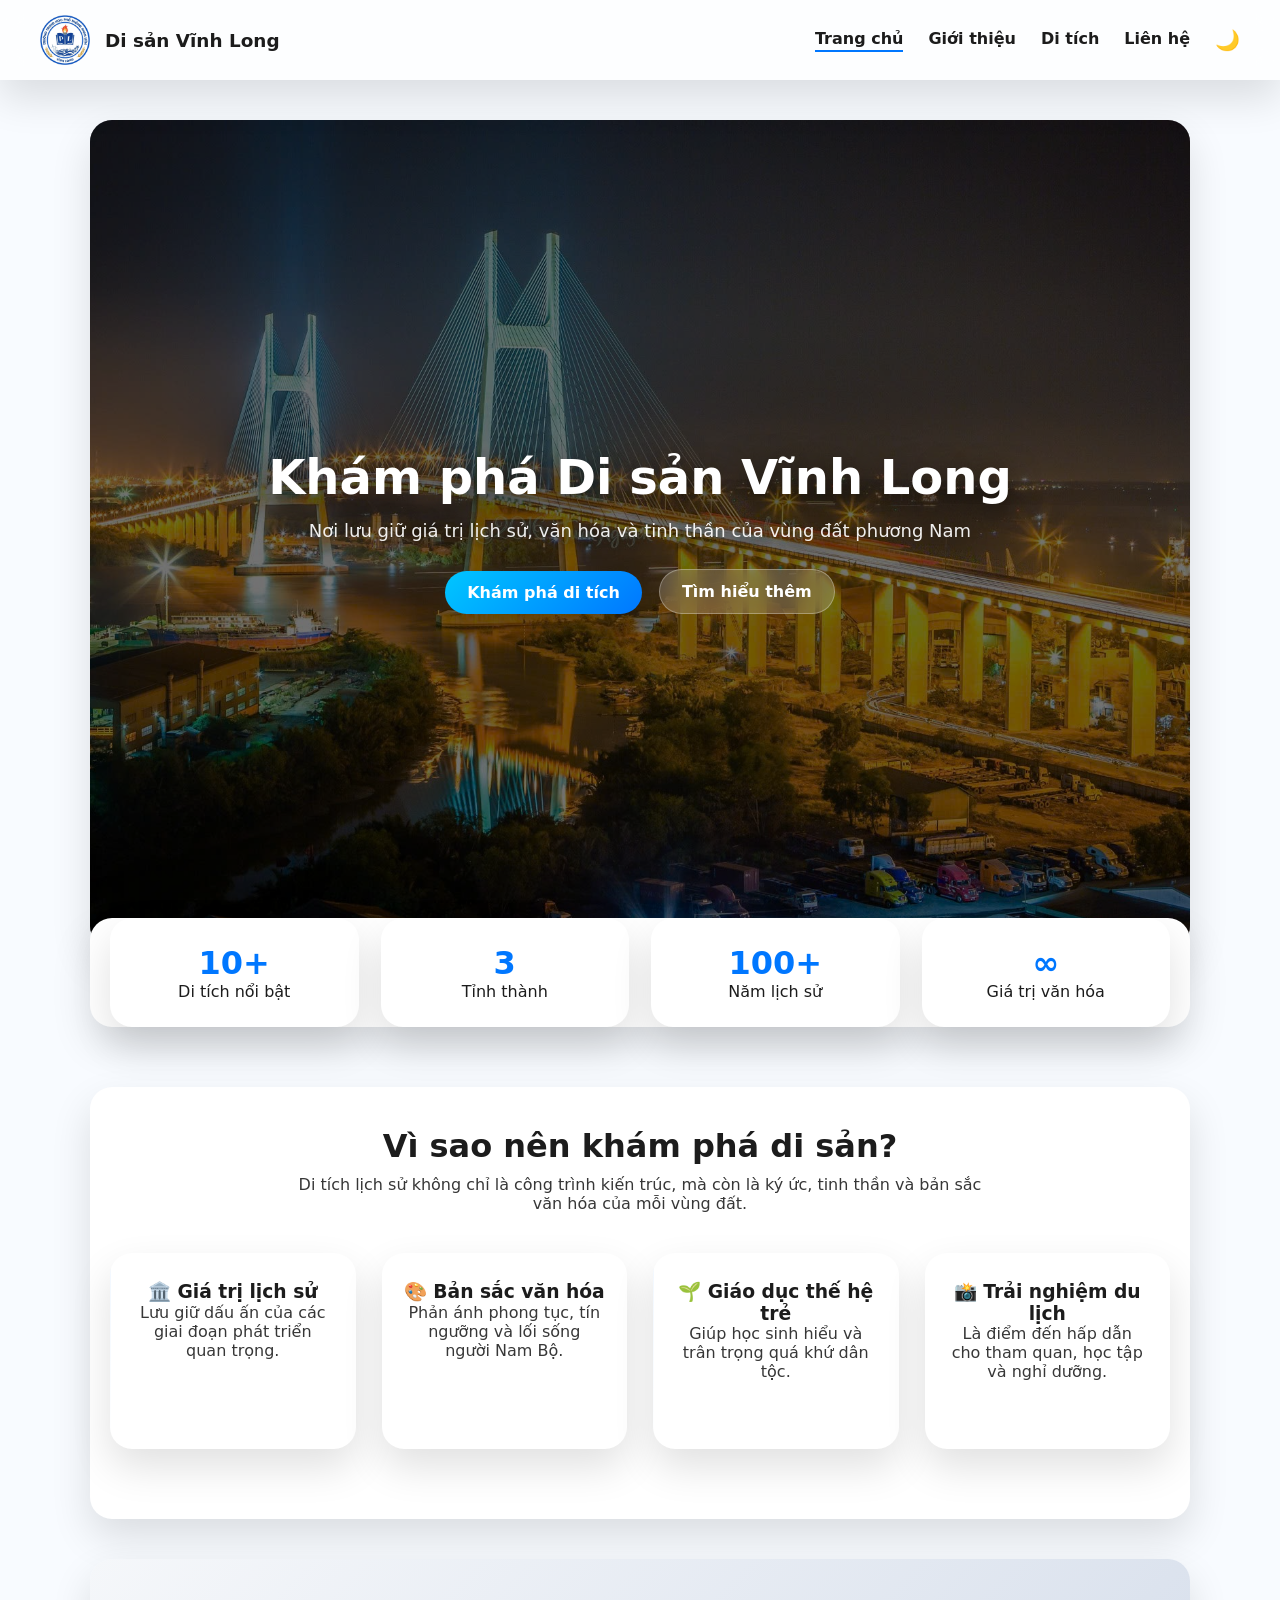
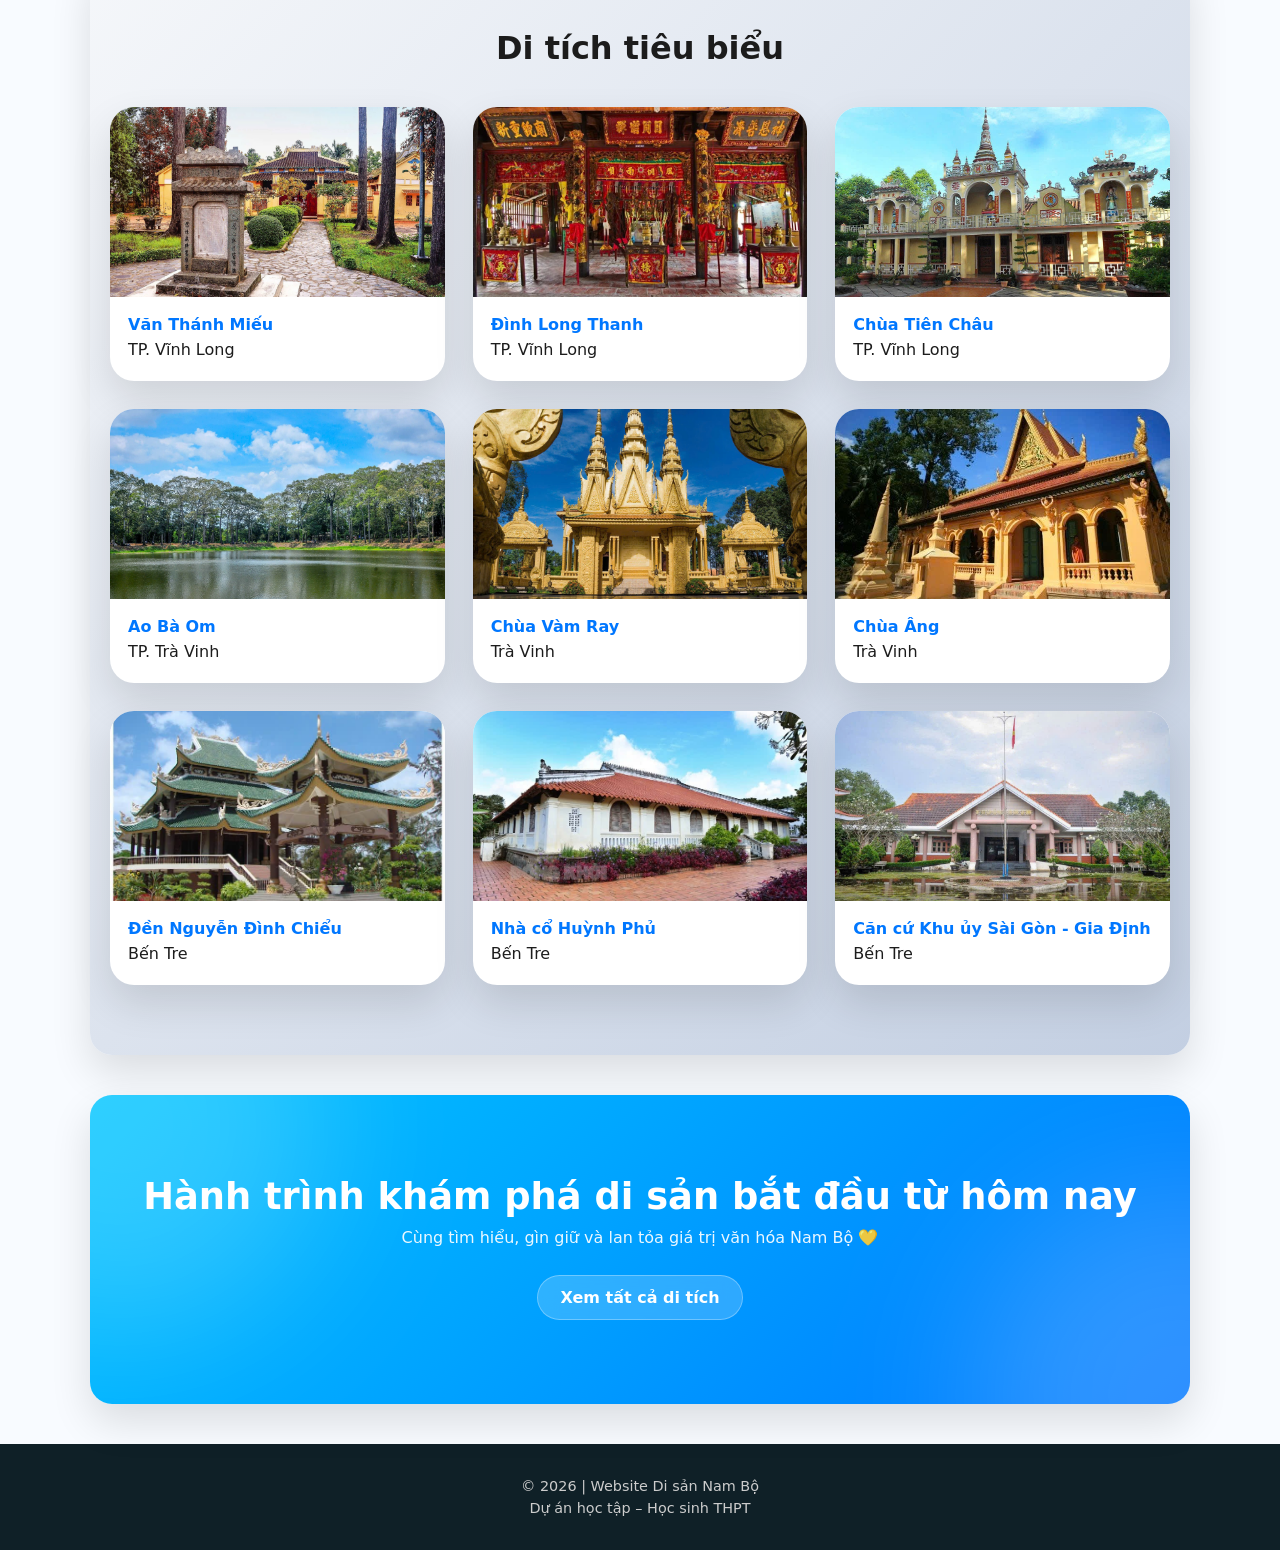
<file: index.html>
<!DOCTYPE html>
<html lang="vi">
<head>
  <meta charset="UTF-8">
  <title>Di sản Vĩnh Long</title>
  <meta name="viewport" content="width=device-width, initial-scale=1.0">
  <meta name="description" content="Website giới thiệu di tích lịch sử và văn hóa Nam Bộ">
  <link rel="stylesheet" href="style.css">
</head>
<body>

<div id="loader">
  <div class="spinner"></div>
  <p style="margin-top:15px;font-weight:600;">Đang tải trang chủ...</p>
</div>

<div id="progress-bar"></div>
<div id="cursor-glow"></div>

<header>
  <div class="logo-container">
    <img src="img/logo-truong.png" alt="Logo Trường" class="school-logo">
    <h1>Di sản Vĩnh Long</h1>
  </div>

  <nav>
    <a href="index.html" class="active">Trang chủ</a>
    <a href="gioithieu.html">Giới thiệu</a>
    <a href="chude.html">Di tích</a>
    <a href="lienhe.html">Liên hệ</a>
    <button id="themeToggle">🌙</button>
  </nav>
</header>

<!-- ===== HERO ===== -->
<section class="hero">

  <div class="hero-content">
    <h1 class="float">Khám phá Di sản Vĩnh Long</h1>
    <p class="delay1 float">
      Nơi lưu giữ giá trị lịch sử, văn hóa và tinh thần của vùng đất phương Nam
    </p>
    </p>
    <div style="margin-top:28px;">
      <a href="chude.html" class="btn primary ripple">Khám phá di tích</a>
      <a href="gioithieu.html" class="btn glass ripple" style="margin-left:12px;">Tìm hiểu thêm</a>
    </div>
  </div>

</section>

<!-- ===== STATS ===== -->
<section class="stats">
  <div class="stat-card float">
    <h3>10+</h3>
    <p>Di tích nổi bật</p>
  </div>
  <div class="stat-card float delay1">
    <h3>3</h3>
    <p>Tỉnh thành</p>
  </div>
  <div class="stat-card float delay2">
    <h3>100+</h3>
    <p>Năm lịch sử</p>
  </div>
  <div class="stat-card float delay3">
    <h3>∞</h3>
    <p>Giá trị văn hóa</p>
  </div>
</section>

<!-- ===== FEATURES ===== -->
<section class="features reveal">
  <h2>Vì sao nên khám phá di sản?</h2>
  <p>
    Di tích lịch sử không chỉ là công trình kiến trúc, mà còn là ký ức,
    tinh thần và bản sắc văn hóa của mỗi vùng đất.
  </p>

  <div class="feature-grid">
    <div class="feature-card hover-glow">
      <h3>🏛️ Giá trị lịch sử</h3>
      <p>Lưu giữ dấu ấn của các giai đoạn phát triển quan trọng.</p>
    </div>
    <div class="feature-card hover-glow">
      <h3>🎨 Bản sắc văn hóa</h3>
      <p>Phản ánh phong tục, tín ngưỡng và lối sống người Nam Bộ.</p>
    </div>
    <div class="feature-card hover-glow">
      <h3>🌱 Giáo dục thế hệ trẻ</h3>
      <p>Giúp học sinh hiểu và trân trọng quá khứ dân tộc.</p>
    </div>
    <div class="feature-card hover-glow">
      <h3>📸 Trải nghiệm du lịch</h3>
      <p>Là điểm đến hấp dẫn cho tham quan, học tập và nghỉ dưỡng.</p>
    </div>
  </div>
</section>

<!-- ===== DESTINATIONS ===== -->
<section class="destinations reveal">
  <h2>Di tích tiêu biểu</h2>

  <div class="dest-grid">

      <a href="vanthanhmieu.html" class="dest-card hover-glow">
      <img src="img/vanthanh.jpg" alt="Văn Thánh Miếu">
      <div class="info">
        <h4>Văn Thánh Miếu</h4>
        <p>TP. Vĩnh Long</p>
      </div>
    </a>

    <a href="dinhlongthanh.html" class="dest-card hover-glow">
      <img src="img/dinhlongthanh.jpg" alt="Đình Long Thanh">
      <div class="info">
        <h4>Đình Long Thanh</h4>
        <p>TP. Vĩnh Long</p>
      </div>
    </a>

    <a href="chuatienchau.html" class="dest-card hover-glow">
      <img src="img/tienchau.jpg" alt="Chùa Tiên Châu">
      <div class="info">
        <h4>Chùa Tiên Châu</h4>
        <p>TP. Vĩnh Long</p>
      </div>
    </a>
    
    <a href="aobaom.html" class="dest-card hover-glow">
      <img src="img/aobaom.jpg" alt="Ao Bà Om">
      <div class="info">
        <h4>Ao Bà Om</h4>
        <p>TP. Trà Vinh</p>
      </div>
    </a>

    <a href="chuavamray.html" class="dest-card hover-glow">
      <img src="img/vamray.jpg" alt="Chùa Vàm Ray">
      <div class="info">
        <h4>Chùa Vàm Ray</h4>
        <p>Trà Vinh</p>
      </div>
    </a>

    <a href="chuaang.html" class="dest-card hover-glow">
      <img src="img/chuahang.jpg" alt="Chùa Hang">
      <div class="info">
        <h4>Chùa Âng</h4>
        <p>Trà Vinh</p>
      </div>
    </a>

    <a href="nguyendinhchieu.html" class="dest-card hover-glow">
      <img src="img/nguyendinhchieu.jpg" alt="Đền Nguyễn Đình Chiểu">
      <div class="info">
        <h4>Đền Nguyễn Đình Chiểu</h4>
        <p>Bến Tre</p>
      </div>
    </a>

    <a href="nhacohuynhphu.html" class="dest-card hover-glow">
      <img src="img/huynhphu.jpg" alt="Nhà cổ Huỳnh Phủ">
      <div class="info">
        <h4>Nhà cổ Huỳnh Phủ</h4>
        <p>Bến Tre</p>
      </div>
    </a>

    <a href="cancu.html" class="dest-card hover-glow">
      <img src="img/langmo.jpg" alt="Căn cứ Khu ủy Sài Gòn - Gia Định">
      <div class="info">
        <h4>Căn cứ Khu ủy Sài Gòn - Gia Định</h4>
        <p>Bến Tre</p>
      </div>
    </a>
  </div>
</section>

<!-- ===== CTA ===== -->
<section class="cta-section reveal">
  <h2>Hành trình khám phá di sản bắt đầu từ hôm nay</h2>
  <p>Cùng tìm hiểu, gìn giữ và lan tỏa giá trị văn hóa Nam Bộ 💛</p>
  <a href="chude.html" class="btn glass ripple">Xem tất cả di tích</a>
</section>

<footer>
  <p>© 2026 | Website Di sản Nam Bộ</p>
  <p>Dự án học tập – Học sinh THPT</p>
</footer>

<button id="backToTop">↑</button>

<script>
/* ===== LOADER ===== */
window.addEventListener("load", () => {
  document.getElementById("loader").classList.add("hide");
});

/* ===== DARK MODE ===== */
const toggle = document.getElementById("themeToggle");
toggle.addEventListener("click", () => {
  document.documentElement.classList.toggle("dark");
});

/* ===== BACK TO TOP ===== */
const backToTop = document.getElementById("backToTop");
window.addEventListener("scroll", () => {
  backToTop.style.display = window.scrollY > 400 ? "block" : "none";
});
backToTop.onclick = () => window.scrollTo({ top: 0, behavior: "smooth" });

/* ===== PROGRESS BAR ===== */
const progressBar = document.getElementById("progress-bar");
window.addEventListener("scroll", () => {
  const scrollTop = document.documentElement.scrollTop;
  const scrollHeight = document.documentElement.scrollHeight - document.documentElement.clientHeight;
  progressBar.style.width = (scrollTop / scrollHeight) * 100 + "%";
});

/* ===== SCROLL REVEAL ===== */
const reveals = document.querySelectorAll(".reveal");
const revealObserver = new IntersectionObserver(entries => {
  entries.forEach(entry => {
    if (entry.isIntersecting) entry.target.classList.add("show");
  });
}, { threshold: 0.15 });
reveals.forEach(el => revealObserver.observe(el));

/* ===== CURSOR GLOW ===== */
const glow = document.getElementById("cursor-glow");
document.addEventListener("mousemove", e => {
  glow.style.left = e.clientX + "px";
  glow.style.top = e.clientY + "px";
});

/* ===== RIPPLE ===== */
document.querySelectorAll(".ripple").forEach(btn => {
  btn.addEventListener("click", function(e) {
    const ripple = document.createElement("span");
    ripple.classList.add("ripple-effect");
    const rect = this.getBoundingClientRect();
    ripple.style.left = e.clientX - rect.left + "px";
    ripple.style.top = e.clientY - rect.top + "px";
    this.appendChild(ripple);
    setTimeout(() => ripple.remove(), 600);
  });
});
</script>

</body>
</html>
</file>
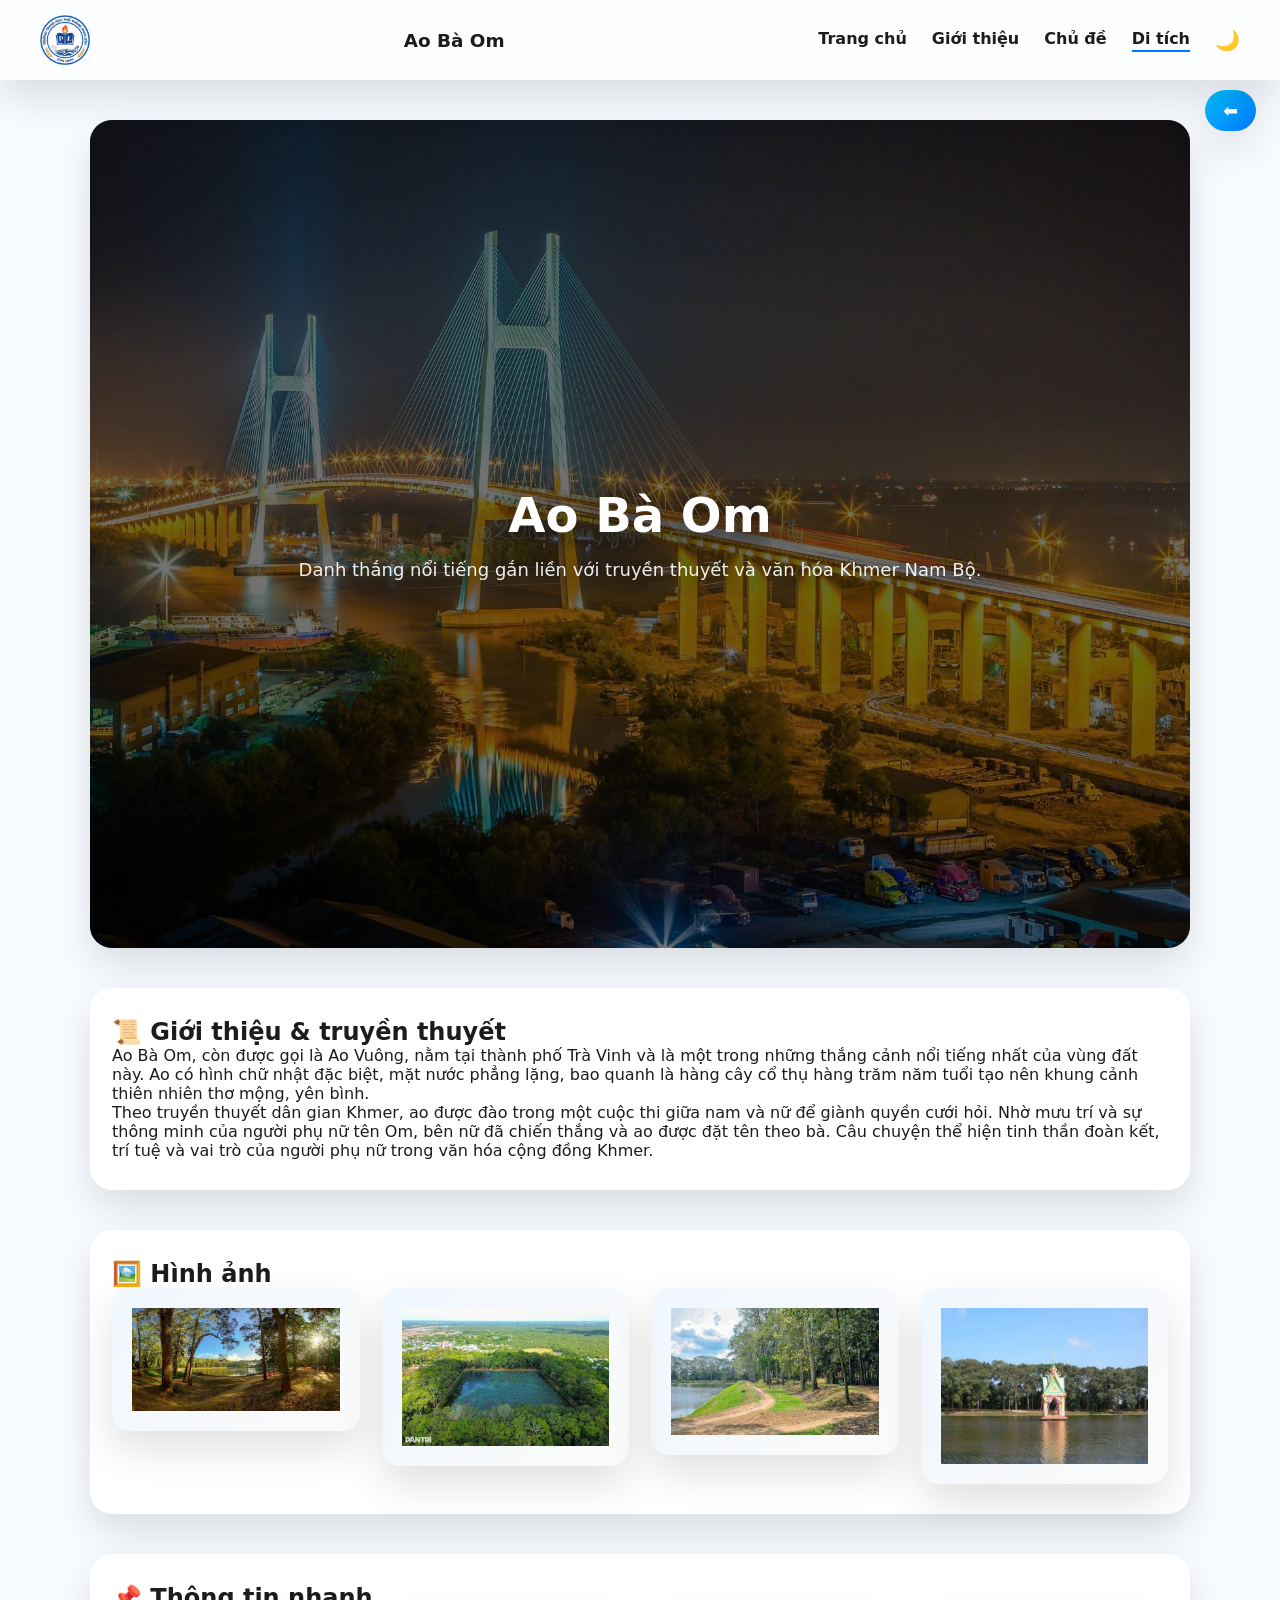
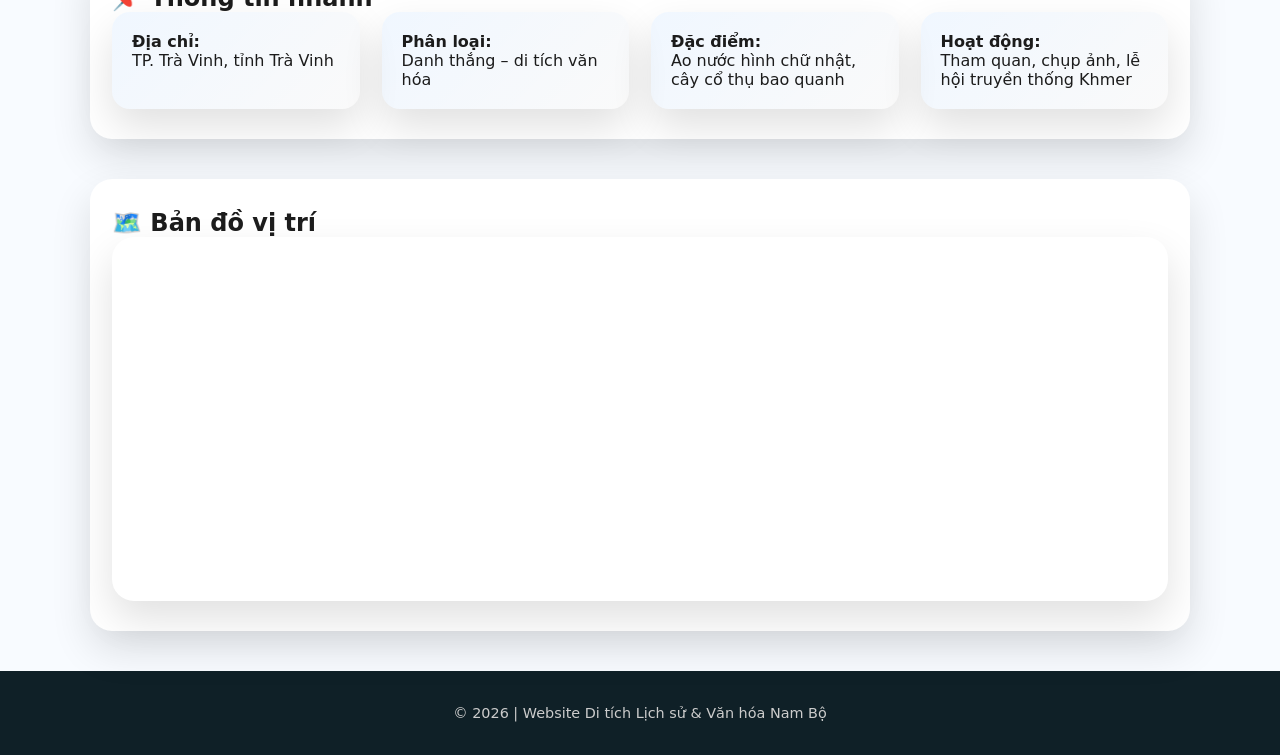
<file: aobaom.html>
<!DOCTYPE html>
<html lang="vi">
<head>
  <meta charset="UTF-8">
  <title>Ao Bà Om</title>
  <meta name="viewport" content="width=device-width, initial-scale=1.0">
  <link rel="stylesheet" href="style.css">
</head>
<body>

<div id="loader"><div class="spinner"></div></div>
<div id="progress-bar"></div>
<div id="cursor-glow"></div>

<header>
  <div class="logo-container">
    <img src="img/logo-truong.png" alt="Logo Trường" class="school-logo">
  </div>
  <h1>Ao Bà Om</h1>
  <nav>
    <a href="index.html">Trang chủ</a>
    <a href="gioithieu.html">Giới thiệu</a>
    <a href="chude.html">Chủ đề</a>
    <a href="aobaom.html" class="active">Di tích</a>
    <button id="themeToggle">🌙</button>
  </nav>
</header>

<a href="chude.html" class="back-btn">⬅</a>

<section class="hero small">
  <div class="hero-content">
    <h1 class="float">Ao Bà Om</h1>
    <p class="delay1 float">
      Danh thắng nổi tiếng gắn liền với truyền thuyết và văn hóa Khmer Nam Bộ.
    </p>
  </div>
</section>

<section class="reveal">
  <h2>📜 Giới thiệu & truyền thuyết</h2>
  <p>
    Ao Bà Om, còn được gọi là Ao Vuông, nằm tại thành phố Trà Vinh và là một trong những
    thắng cảnh nổi tiếng nhất của vùng đất này. Ao có hình chữ nhật đặc biệt, mặt nước phẳng lặng,
    bao quanh là hàng cây cổ thụ hàng trăm năm tuổi tạo nên khung cảnh thiên nhiên thơ mộng, yên bình.
  </p>
  <p>
    Theo truyền thuyết dân gian Khmer, ao được đào trong một cuộc thi giữa nam và nữ để giành quyền cưới hỏi.
    Nhờ mưu trí và sự thông minh của người phụ nữ tên Om, bên nữ đã chiến thắng và ao được đặt tên theo bà.
    Câu chuyện thể hiện tinh thần đoàn kết, trí tuệ và vai trò của người phụ nữ trong văn hóa cộng đồng Khmer.
  </p>
</section>

<section class="reveal">
  <h2>🖼️ Hình ảnh</h2>
  <div class="grid gallery">
    <img src="img/aobaom1.jpg" class="card">
    <img src="img/aobaom2.jpg" class="card">
    <img src="img/aobaom3.jpg" class="card">
    <img src="img/aobaom4.jpg" class="card">
  </div>
</section>

<section class="reveal">
  <h2>📌 Thông tin nhanh</h2>
  <div class="grid">
    <div class="card"><b>Địa chỉ:</b><br>TP. Trà Vinh, tỉnh Trà Vinh</div>
    <div class="card"><b>Phân loại:</b><br>Danh thắng – di tích văn hóa</div>
    <div class="card"><b>Đặc điểm:</b><br>Ao nước hình chữ nhật, cây cổ thụ bao quanh</div>
    <div class="card"><b>Hoạt động:</b><br>Tham quan, chụp ảnh, lễ hội truyền thống Khmer</div>
  </div>
</section>

<section class="reveal">
  <h2>🗺️ Bản đồ vị trí</h2>
  <div class="map-box">
    <iframe
      src="https://www.google.com/maps?q=Ao%20Bà%20Om%20Trà%20Vinh&output=embed"
      loading="lazy"></iframe>
  </div>
</section>

<footer>
  <p>© 2026 | Website Di tích Lịch sử & Văn hóa Nam Bộ</p>
</footer>

<button id="backToTop">↑</button>

<script>
window.addEventListener("load", () => {
  const loader = document.getElementById("loader");
  if (loader) loader.classList.add("hide");
});

const toggle = document.getElementById("themeToggle");
if (toggle) {
  toggle.addEventListener("click", () => {
    document.documentElement.classList.toggle("dark");
    localStorage.setItem("theme",
      document.documentElement.classList.contains("dark") ? "dark" : "light"
    );
  });
}
if (localStorage.getItem("theme") === "dark") {
  document.documentElement.classList.add("dark");
}

const backToTop = document.getElementById("backToTop");
if (backToTop) {
  window.addEventListener("scroll", () => {
    backToTop.style.display = window.scrollY > 400 ? "block" : "none";
  });
  backToTop.onclick = () => window.scrollTo({ top: 0, behavior: "smooth" });
}

const progressBar = document.getElementById("progress-bar");
if (progressBar) {
  window.addEventListener("scroll", () => {
    const scrollTop = document.documentElement.scrollTop;
    const scrollHeight = document.documentElement.scrollHeight - document.documentElement.clientHeight;
    progressBar.style.width = (scrollTop / scrollHeight) * 100 + "%";
  });
}

const reveals = document.querySelectorAll(".reveal");
if (reveals.length) {
  const revealObserver = new IntersectionObserver(entries => {
    entries.forEach(entry => {
      if (entry.isIntersecting) entry.target.classList.add("show");
    });
  }, { threshold: 0.15 });
  reveals.forEach(el => revealObserver.observe(el));
}

const glow = document.getElementById("cursor-glow");
if (glow) {
  document.addEventListener("mousemove", e => {
    glow.style.left = e.clientX + "px";
    glow.style.top = e.clientY + "px";
  });
}
</script>

</body>
</html>
</file>
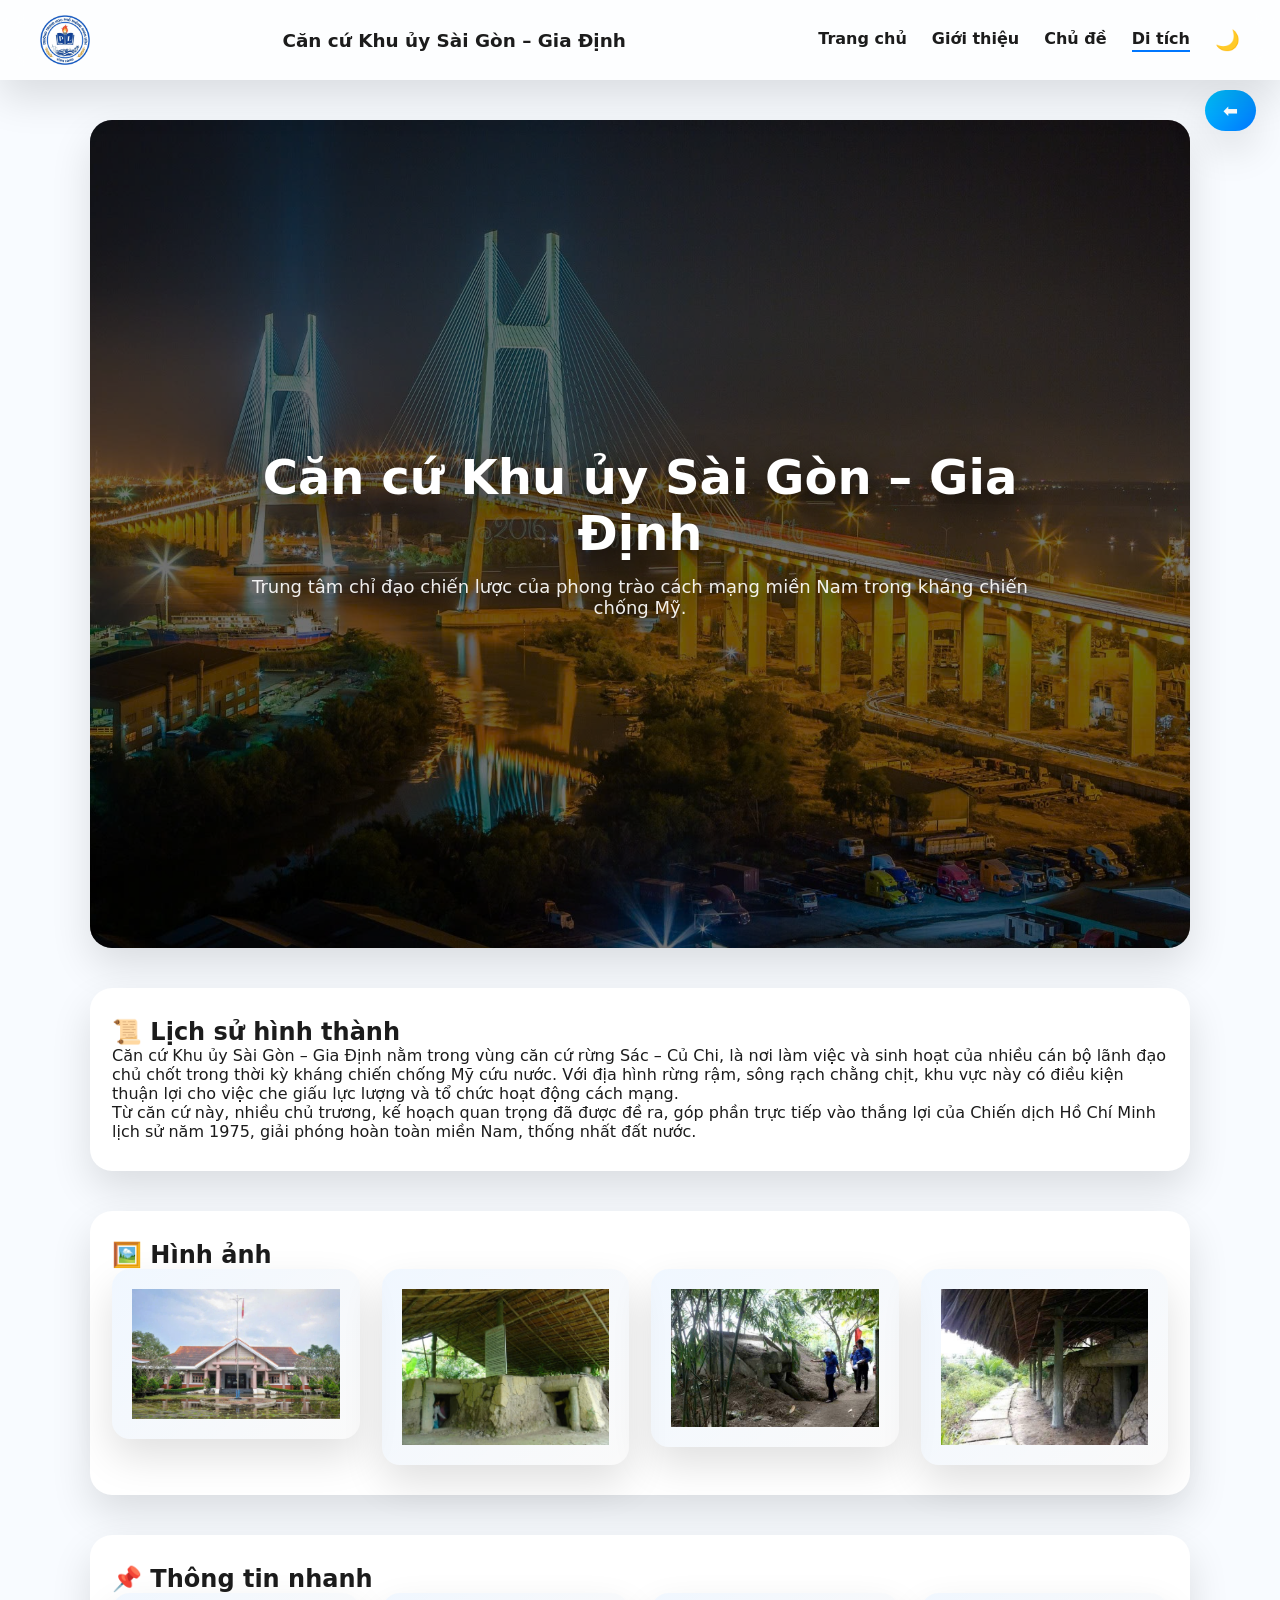
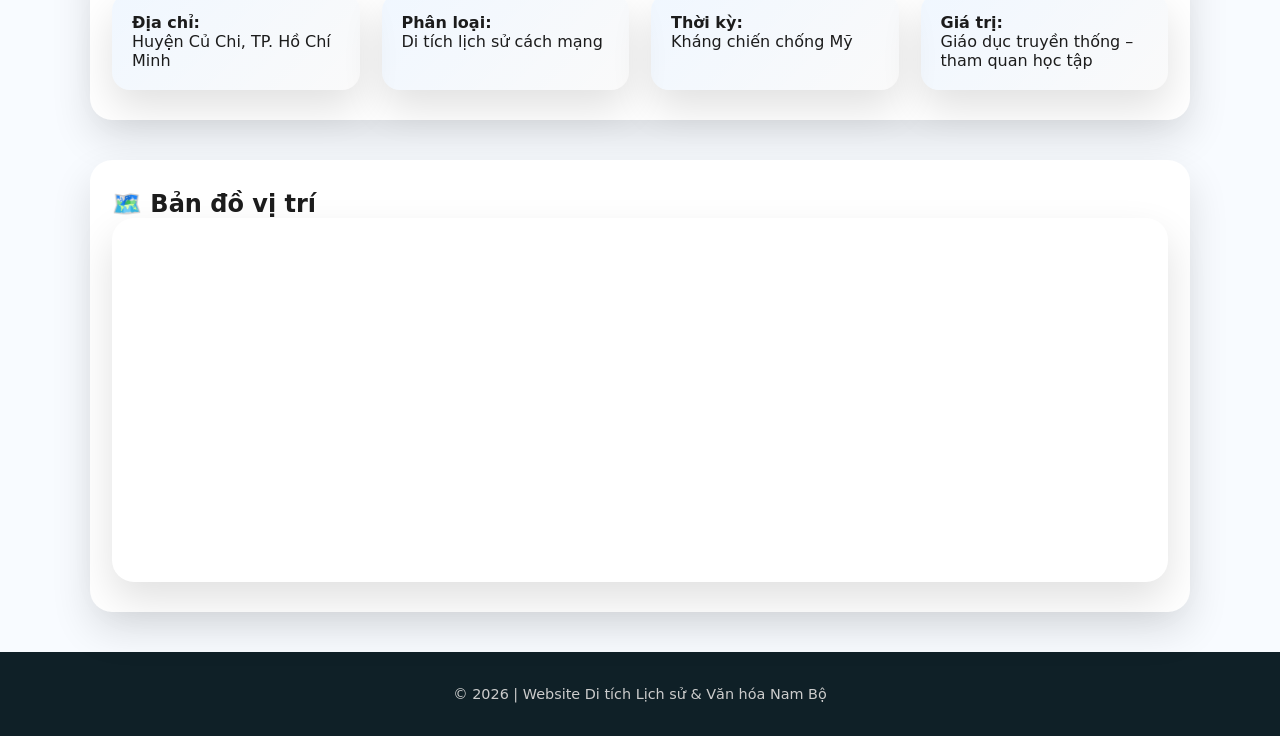
<file: cancu.html>
<!DOCTYPE html>
<html lang="vi">
<head>
  <meta charset="UTF-8">
  <title>Căn cứ Khu ủy Sài Gòn – Gia Định</title>
  <meta name="viewport" content="width=device-width, initial-scale=1.0">
  <link rel="stylesheet" href="style.css">
</head>
<body>

<div id="loader"><div class="spinner"></div></div>
<div id="progress-bar"></div>
<div id="cursor-glow"></div>

<header>
  <div class="logo-container">
    <img src="img/logo-truong.png" alt="Logo Trường" class="school-logo">
  </div>
  <h1>Căn cứ Khu ủy Sài Gòn – Gia Định</h1>
  <nav>
    <a href="index.html">Trang chủ</a>
    <a href="gioithieu.html">Giới thiệu</a>
    <a href="chude.html">Chủ đề</a>
    <a href="cancuckuuy.html" class="active">Di tích</a>
    <button id="themeToggle">🌙</button>
  </nav>
</header>

<a href="chude.html" class="back-btn">⬅</a>

<section class="hero small">
  <div class="hero-content">
    <h1 class="float">Căn cứ Khu ủy Sài Gòn – Gia Định</h1>
    <p class="delay1 float">
      Trung tâm chỉ đạo chiến lược của phong trào cách mạng miền Nam trong kháng chiến chống Mỹ.
    </p>
  </div>
</section>

<section class="reveal">
  <h2>📜 Lịch sử hình thành</h2>
  <p>
    Căn cứ Khu ủy Sài Gòn – Gia Định nằm trong vùng căn cứ rừng Sác – Củ Chi,
    là nơi làm việc và sinh hoạt của nhiều cán bộ lãnh đạo chủ chốt trong thời kỳ
    kháng chiến chống Mỹ cứu nước. Với địa hình rừng rậm, sông rạch chằng chịt,
    khu vực này có điều kiện thuận lợi cho việc che giấu lực lượng và tổ chức hoạt động cách mạng.
  </p>
  <p>
    Từ căn cứ này, nhiều chủ trương, kế hoạch quan trọng đã được đề ra, góp phần trực tiếp
    vào thắng lợi của Chiến dịch Hồ Chí Minh lịch sử năm 1975, giải phóng hoàn toàn miền Nam,
    thống nhất đất nước.
  </p>
</section>

<section class="reveal">
  <h2>🖼️ Hình ảnh</h2>
  <div class="grid gallery">
    <img src="img/kuuy1.jpg" class="card">
    <img src="img/kuuy2.jpg" class="card">
    <img src="img/kuuy3.jpg" class="card">
    <img src="img/kuuy4.jpg" class="card">
  </div>
</section>

<section class="reveal">
  <h2>📌 Thông tin nhanh</h2>
  <div class="grid">
    <div class="card"><b>Địa chỉ:</b><br>Huyện Củ Chi, TP. Hồ Chí Minh</div>
    <div class="card"><b>Phân loại:</b><br>Di tích lịch sử cách mạng</div>
    <div class="card"><b>Thời kỳ:</b><br>Kháng chiến chống Mỹ</div>
    <div class="card"><b>Giá trị:</b><br>Giáo dục truyền thống – tham quan học tập</div>
  </div>
</section>

<section class="reveal">
  <h2>🗺️ Bản đồ vị trí</h2>
  <div class="map-box">
    <iframe
      src="https://www.google.com/maps?q=Căn%20cứ%20Khu%20ủy%20Sài%20Gòn%20Gia%20Định&output=embed"
      loading="lazy"></iframe>
  </div>
</section>

<footer>
  <p>© 2026 | Website Di tích Lịch sử & Văn hóa Nam Bộ</p>
</footer>

<button id="backToTop">↑</button>

<script>
window.addEventListener("load", () => {
  const loader = document.getElementById("loader");
  if (loader) loader.classList.add("hide");
});

const toggle = document.getElementById("themeToggle");
if (toggle) {
  toggle.addEventListener("click", () => {
    document.documentElement.classList.toggle("dark");
    localStorage.setItem("theme",
      document.documentElement.classList.contains("dark") ? "dark" : "light"
    );
  });
}
if (localStorage.getItem("theme") === "dark") {
  document.documentElement.classList.add("dark");
}

const backToTop = document.getElementById("backToTop");
if (backToTop) {
  window.addEventListener("scroll", () => {
    backToTop.style.display = window.scrollY > 400 ? "block" : "none";
  });
  backToTop.onclick = () => window.scrollTo({ top: 0, behavior: "smooth" });
}

const progressBar = document.getElementById("progress-bar");
if (progressBar) {
  window.addEventListener("scroll", () => {
    const scrollTop = document.documentElement.scrollTop;
    const scrollHeight = document.documentElement.scrollHeight - document.documentElement.clientHeight;
    progressBar.style.width = (scrollTop / scrollHeight) * 100 + "%";
  });
}

const reveals = document.querySelectorAll(".reveal");
if (reveals.length) {
  const revealObserver = new IntersectionObserver(entries => {
    entries.forEach(entry => {
      if (entry.isIntersecting) entry.target.classList.add("show");
    });
  }, { threshold: 0.15 });
  reveals.forEach(el => revealObserver.observe(el));
}

const glow = document.getElementById("cursor-glow");
if (glow) {
  document.addEventListener("mousemove", e => {
    glow.style.left = e.clientX + "px";
    glow.style.top = e.clientY + "px";
  });
}
</script>

</body>
</html>
</file>
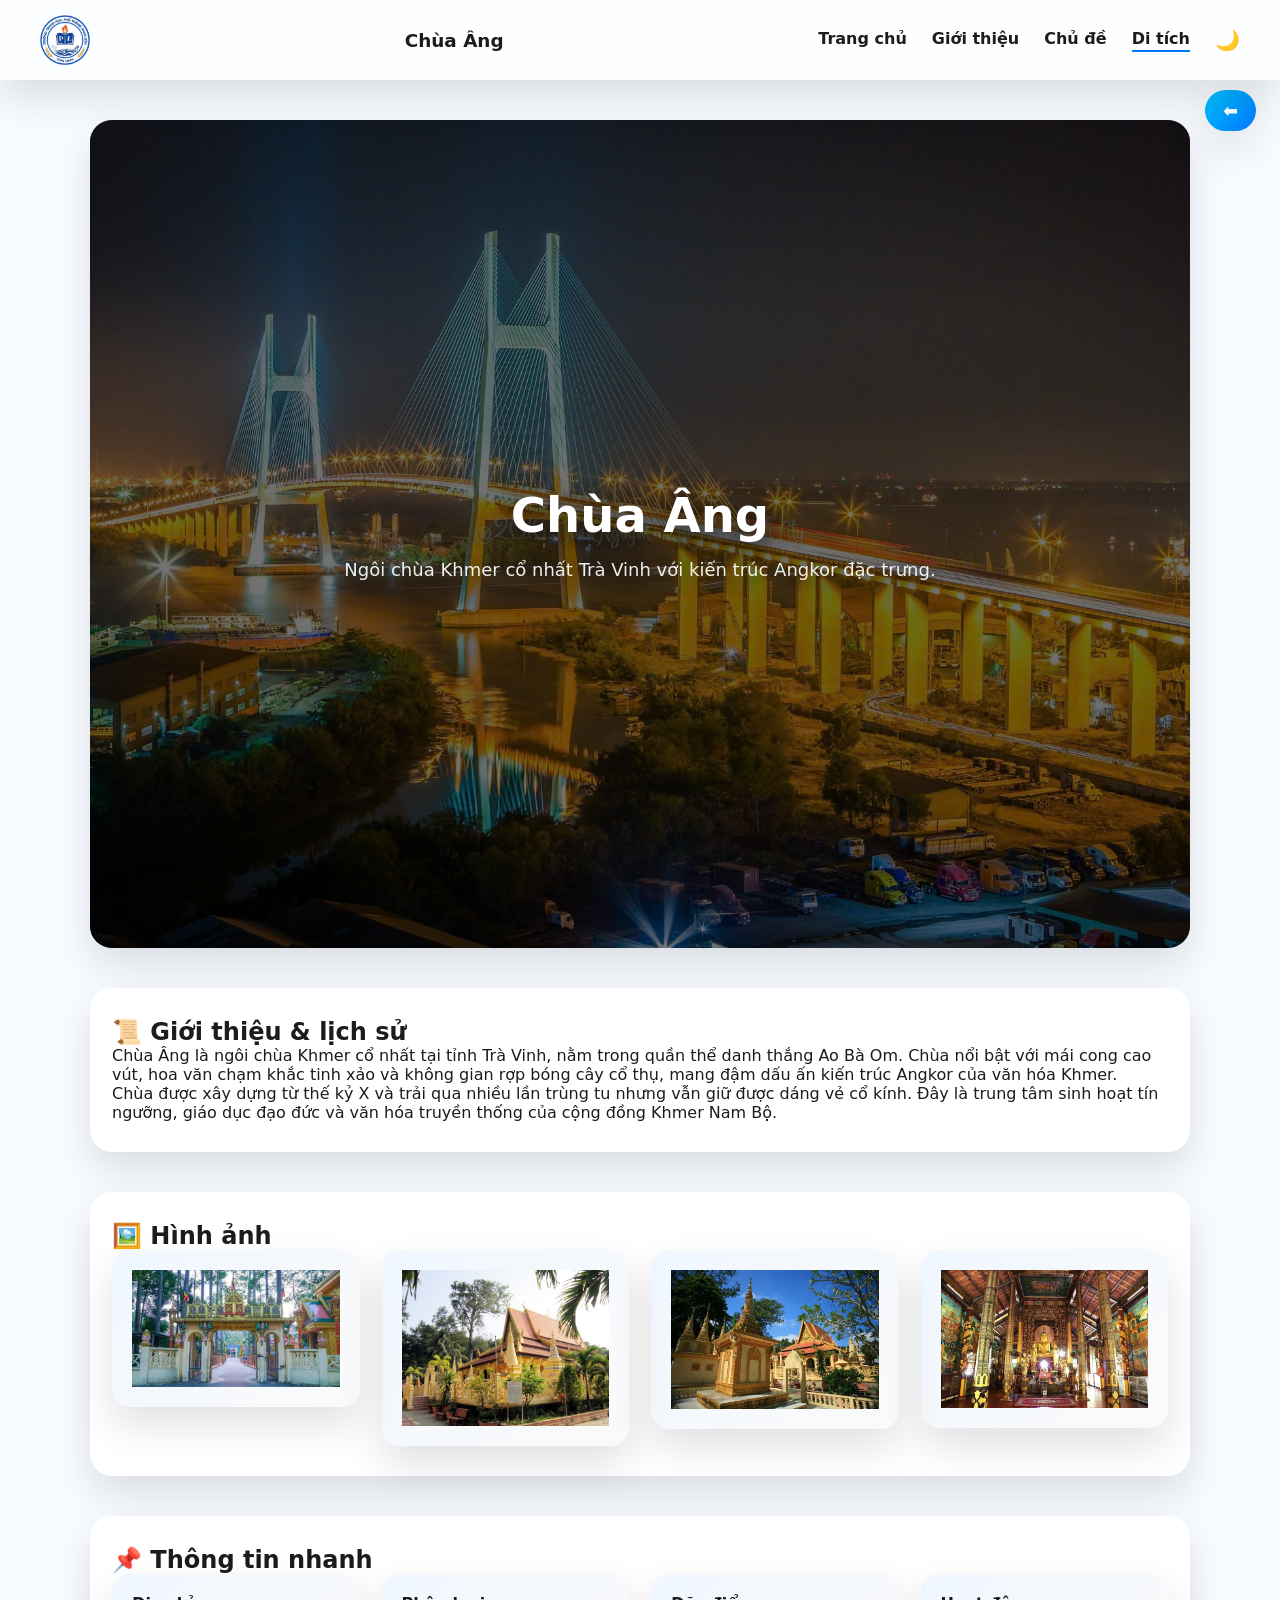
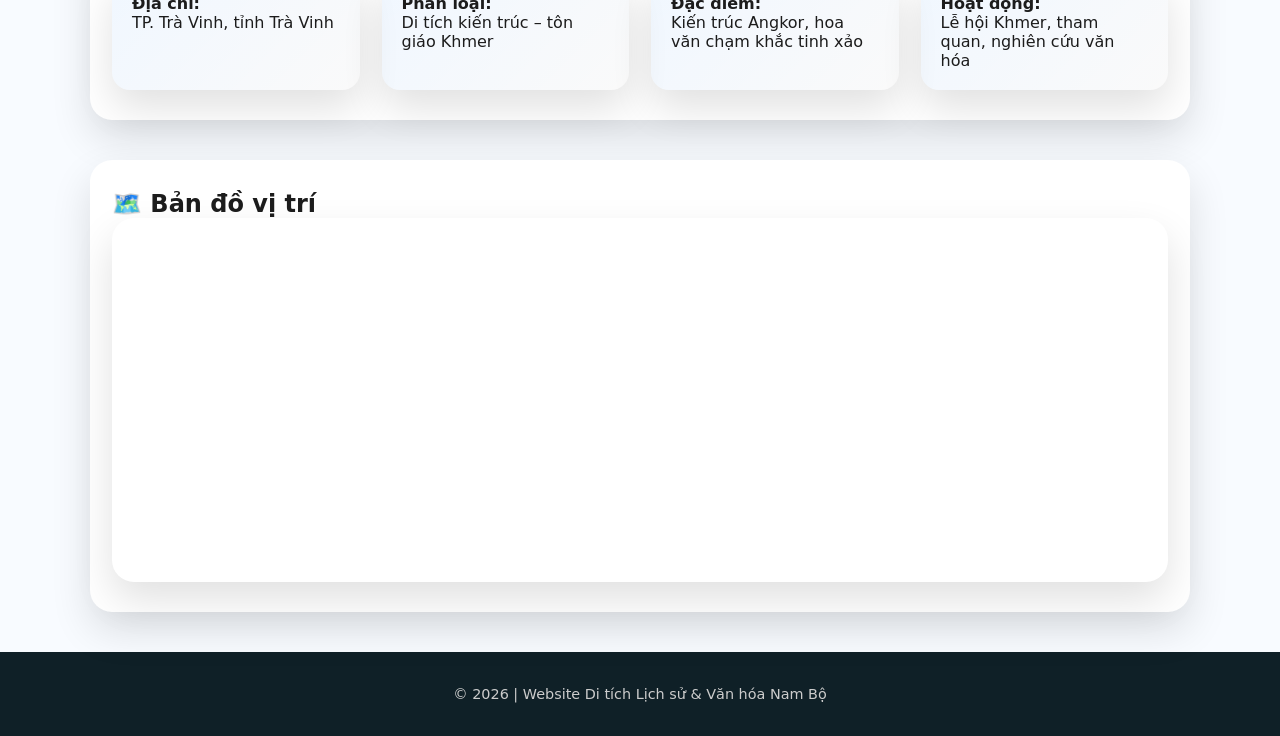
<file: chuaang.html>
<!DOCTYPE html>
<html lang="vi">
<head>
  <meta charset="UTF-8">
  <title>Chùa Âng</title>
  <meta name="viewport" content="width=device-width, initial-scale=1.0">
  <link rel="stylesheet" href="style.css">
</head>
<body>

<div id="loader"><div class="spinner"></div></div>
<div id="progress-bar"></div>
<div id="cursor-glow"></div>

<header>
  <div class="logo-container">
    <img src="img/logo-truong.png" alt="Logo Trường" class="school-logo">
  </div>
  <h1>Chùa Âng</h1>
  <nav>
    <a href="index.html">Trang chủ</a>
    <a href="gioithieu.html">Giới thiệu</a>
    <a href="chude.html">Chủ đề</a>
    <a href="chuaang.html" class="active">Di tích</a>
    <button id="themeToggle">🌙</button>
  </nav>
</header>

<a href="chude.html" class="back-btn">⬅</a>

<section class="hero small">
  <div class="hero-content">
    <h1 class="float">Chùa Âng</h1>
    <p class="delay1 float">
      Ngôi chùa Khmer cổ nhất Trà Vinh với kiến trúc Angkor đặc trưng.
    </p>
  </div>
</section>

<section class="reveal">
  <h2>📜 Giới thiệu & lịch sử</h2>
  <p>
    Chùa Âng là ngôi chùa Khmer cổ nhất tại tỉnh Trà Vinh, nằm trong quần thể danh thắng Ao Bà Om.
    Chùa nổi bật với mái cong cao vút, hoa văn chạm khắc tinh xảo và không gian rợp bóng cây cổ thụ,
    mang đậm dấu ấn kiến trúc Angkor của văn hóa Khmer.
  </p>
  <p>
    Chùa được xây dựng từ thế kỷ X và trải qua nhiều lần trùng tu nhưng vẫn giữ được dáng vẻ cổ kính.
    Đây là trung tâm sinh hoạt tín ngưỡng, giáo dục đạo đức và văn hóa truyền thống của cộng đồng Khmer Nam Bộ.
  </p>
</section>

<section class="reveal">
  <h2>🖼️ Hình ảnh</h2>
  <div class="grid gallery">
    <img src="img/chuaang1.jpg" class="card">
    <img src="img/chuaang2.jpg" class="card">
    <img src="img/chuaang3.jpg" class="card">
    <img src="img/chuaang4.jpg" class="card">
  </div>
</section>

<section class="reveal">
  <h2>📌 Thông tin nhanh</h2>
  <div class="grid">
    <div class="card"><b>Địa chỉ:</b><br>TP. Trà Vinh, tỉnh Trà Vinh</div>
    <div class="card"><b>Phân loại:</b><br>Di tích kiến trúc – tôn giáo Khmer</div>
    <div class="card"><b>Đặc điểm:</b><br>Kiến trúc Angkor, hoa văn chạm khắc tinh xảo</div>
    <div class="card"><b>Hoạt động:</b><br>Lễ hội Khmer, tham quan, nghiên cứu văn hóa</div>
  </div>
</section>

<section class="reveal">
  <h2>🗺️ Bản đồ vị trí</h2>
  <div class="map-box">
    <iframe
      src="https://www.google.com/maps?q=Chùa%20Âng%20Trà%20Vinh&output=embed"
      loading="lazy"></iframe>
  </div>
</section>

<footer>
  <p>© 2026 | Website Di tích Lịch sử & Văn hóa Nam Bộ</p>
</footer>

<button id="backToTop">↑</button>

<script>
window.addEventListener("load", () => {
  const loader = document.getElementById("loader");
  if (loader) loader.classList.add("hide");
});

const toggle = document.getElementById("themeToggle");
if (toggle) {
  toggle.addEventListener("click", () => {
    document.documentElement.classList.toggle("dark");
    localStorage.setItem("theme",
      document.documentElement.classList.contains("dark") ? "dark" : "light"
    );
  });
}
if (localStorage.getItem("theme") === "dark") {
  document.documentElement.classList.add("dark");
}

const backToTop = document.getElementById("backToTop");
if (backToTop) {
  window.addEventListener("scroll", () => {
    backToTop.style.display = window.scrollY > 400 ? "block" : "none";
  });
  backToTop.onclick = () => window.scrollTo({ top: 0, behavior: "smooth" });
}

const progressBar = document.getElementById("progress-bar");
if (progressBar) {
  window.addEventListener("scroll", () => {
    const scrollTop = document.documentElement.scrollTop;
    const scrollHeight = document.documentElement.scrollHeight - document.documentElement.clientHeight;
    progressBar.style.width = (scrollTop / scrollHeight) * 100 + "%";
  });
}

const reveals = document.querySelectorAll(".reveal");
if (reveals.length) {
  const revealObserver = new IntersectionObserver(entries => {
    entries.forEach(entry => {
      if (entry.isIntersecting) entry.target.classList.add("show");
    });
  }, { threshold: 0.15 });
  reveals.forEach(el => revealObserver.observe(el));
}

const glow = document.getElementById("cursor-glow");
if (glow) {
  document.addEventListener("mousemove", e => {
    glow.style.left = e.clientX + "px";
    glow.style.top = e.clientY + "px";
  });
}
</script>

</body>
</html>
</file>
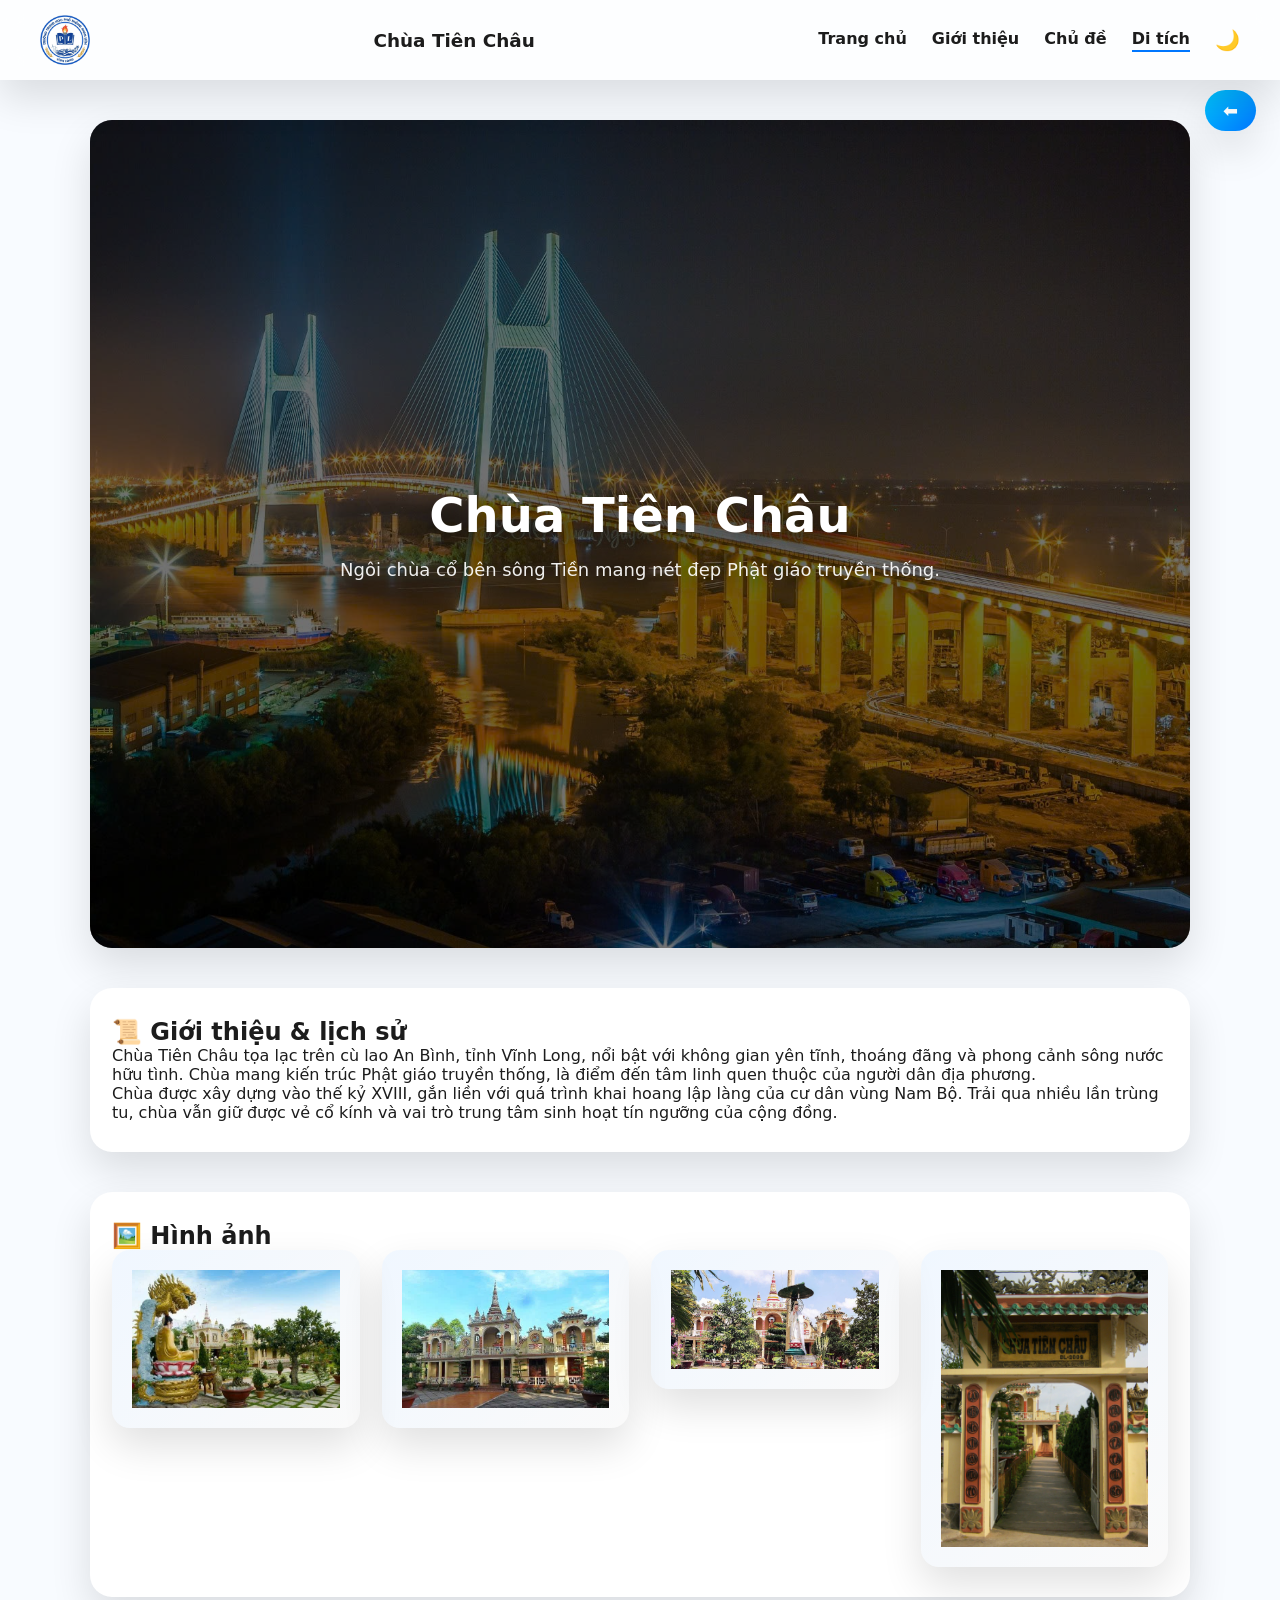
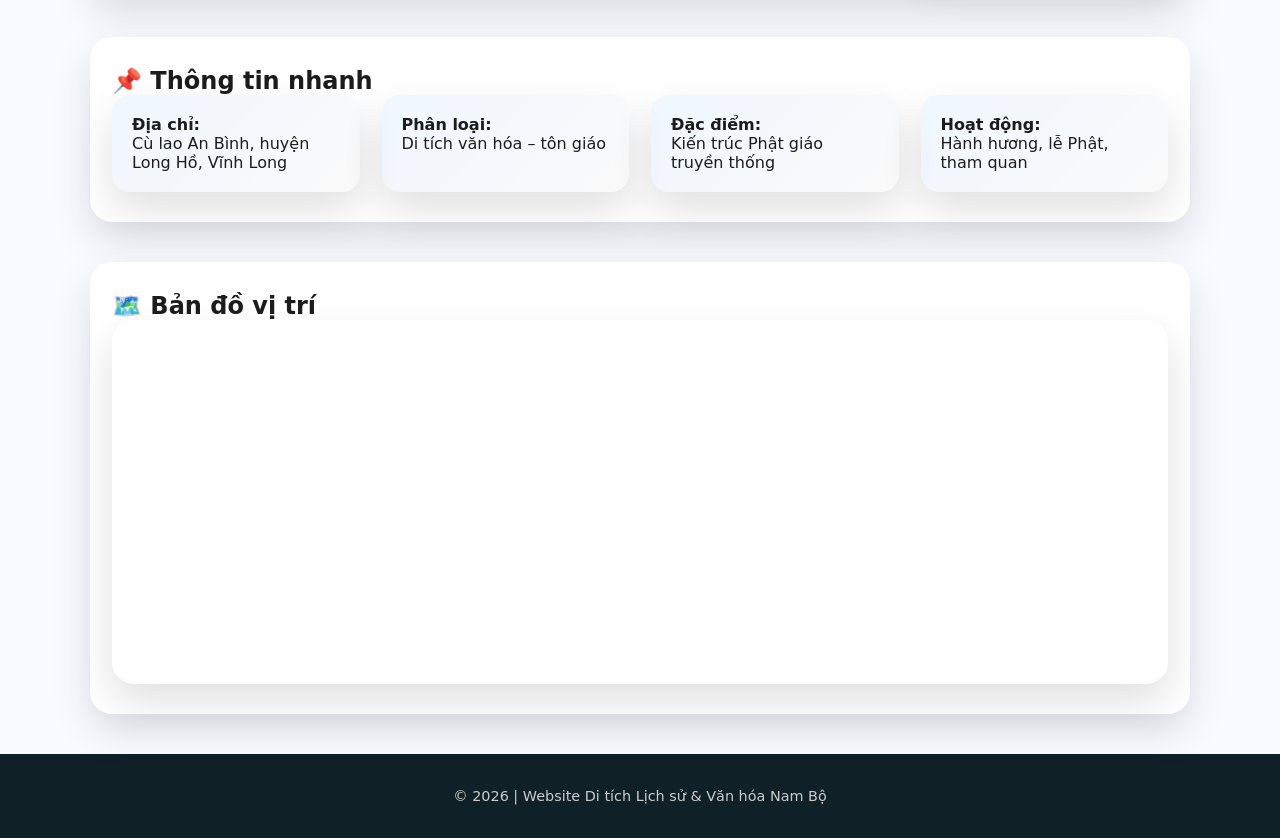
<file: chuatienchau.html>
<!DOCTYPE html>
<html lang="vi">
<head>
  <meta charset="UTF-8">
  <title>Chùa Tiên Châu</title>
  <meta name="viewport" content="width=device-width, initial-scale=1.0">
  <link rel="stylesheet" href="style.css">
</head>
<body>

<div id="loader"><div class="spinner"></div></div>
<div id="progress-bar"></div>
<div id="cursor-glow"></div>

<header>
  <div class="logo-container">
    <img src="img/logo-truong.png" alt="Logo Trường" class="school-logo">
  </div>
  <h1>Chùa Tiên Châu</h1>
  <nav>
    <a href="index.html">Trang chủ</a>
    <a href="gioithieu.html">Giới thiệu</a>
    <a href="chude.html">Chủ đề</a>
    <a href="chuathienchau.html" class="active">Di tích</a>
    <button id="themeToggle">🌙</button>
  </nav>
</header>

<a href="chude.html" class="back-btn">⬅</a>

<section class="hero small">
  <div class="hero-content">
    <h1 class="float">Chùa Tiên Châu</h1>
    <p class="delay1 float">
      Ngôi chùa cổ bên sông Tiền mang nét đẹp Phật giáo truyền thống.
    </p>
  </div>
</section>

<section class="reveal">
  <h2>📜 Giới thiệu & lịch sử</h2>
  <p>
    Chùa Tiên Châu tọa lạc trên cù lao An Bình, tỉnh Vĩnh Long, nổi bật với không gian yên tĩnh,
    thoáng đãng và phong cảnh sông nước hữu tình. Chùa mang kiến trúc Phật giáo truyền thống,
    là điểm đến tâm linh quen thuộc của người dân địa phương.
  </p>
  <p>
    Chùa được xây dựng vào thế kỷ XVIII, gắn liền với quá trình khai hoang lập làng của cư dân vùng Nam Bộ.
    Trải qua nhiều lần trùng tu, chùa vẫn giữ được vẻ cổ kính và vai trò trung tâm sinh hoạt tín ngưỡng của cộng đồng.
  </p>
</section>

<section class="reveal">
  <h2>🖼️ Hình ảnh</h2>
  <div class="grid gallery">
    <img src="img/chuathienchau1.jpg" class="card">
    <img src="img/chuathienchau2.jpg" class="card">
    <img src="img/chuathienchau3.jpg" class="card">
    <img src="img/chuathienchau4.jpg" class="card">
  </div>
</section>

<section class="reveal">
  <h2>📌 Thông tin nhanh</h2>
  <div class="grid">
    <div class="card"><b>Địa chỉ:</b><br>Cù lao An Bình, huyện Long Hồ, Vĩnh Long</div>
    <div class="card"><b>Phân loại:</b><br>Di tích văn hóa – tôn giáo</div>
    <div class="card"><b>Đặc điểm:</b><br>Kiến trúc Phật giáo truyền thống</div>
    <div class="card"><b>Hoạt động:</b><br>Hành hương, lễ Phật, tham quan</div>
  </div>
</section>

<section class="reveal">
  <h2>🗺️ Bản đồ vị trí</h2>
  <div class="map-box">
    <iframe
      src="https://www.google.com/maps?q=Chùa%20Tiên%20Châu%20Vĩnh%20Long&output=embed"
      loading="lazy"></iframe>
  </div>
</section>

<footer>
  <p>© 2026 | Website Di tích Lịch sử & Văn hóa Nam Bộ</p>
</footer>

<button id="backToTop">↑</button>

<script>
window.addEventListener("load", () => {
  const loader = document.getElementById("loader");
  if (loader) loader.classList.add("hide");
});

const toggle = document.getElementById("themeToggle");
if (toggle) {
  toggle.addEventListener("click", () => {
    document.documentElement.classList.toggle("dark");
    localStorage.setItem("theme",
      document.documentElement.classList.contains("dark") ? "dark" : "light"
    );
  });
}
if (localStorage.getItem("theme") === "dark") {
  document.documentElement.classList.add("dark");
}

const backToTop = document.getElementById("backToTop");
if (backToTop) {
  window.addEventListener("scroll", () => {
    backToTop.style.display = window.scrollY > 400 ? "block" : "none";
  });
  backToTop.onclick = () => window.scrollTo({ top: 0, behavior: "smooth" });
}

const progressBar = document.getElementById("progress-bar");
if (progressBar) {
  window.addEventListener("scroll", () => {
    const scrollTop = document.documentElement.scrollTop;
    const scrollHeight = document.documentElement.scrollHeight - document.documentElement.clientHeight;
    progressBar.style.width = (scrollTop / scrollHeight) * 100 + "%";
  });
}

const reveals = document.querySelectorAll(".reveal");
if (reveals.length) {
  const revealObserver = new IntersectionObserver(entries => {
    entries.forEach(entry => {
      if (entry.isIntersecting) entry.target.classList.add("show");
    });
  }, { threshold: 0.15 });
  reveals.forEach(el => revealObserver.observe(el));
}

const glow = document.getElementById("cursor-glow");
if (glow) {
  document.addEventListener("mousemove", e => {
    glow.style.left = e.clientX + "px";
    glow.style.top = e.clientY + "px";
  });
}
</script>

</body>
</html>
</file>
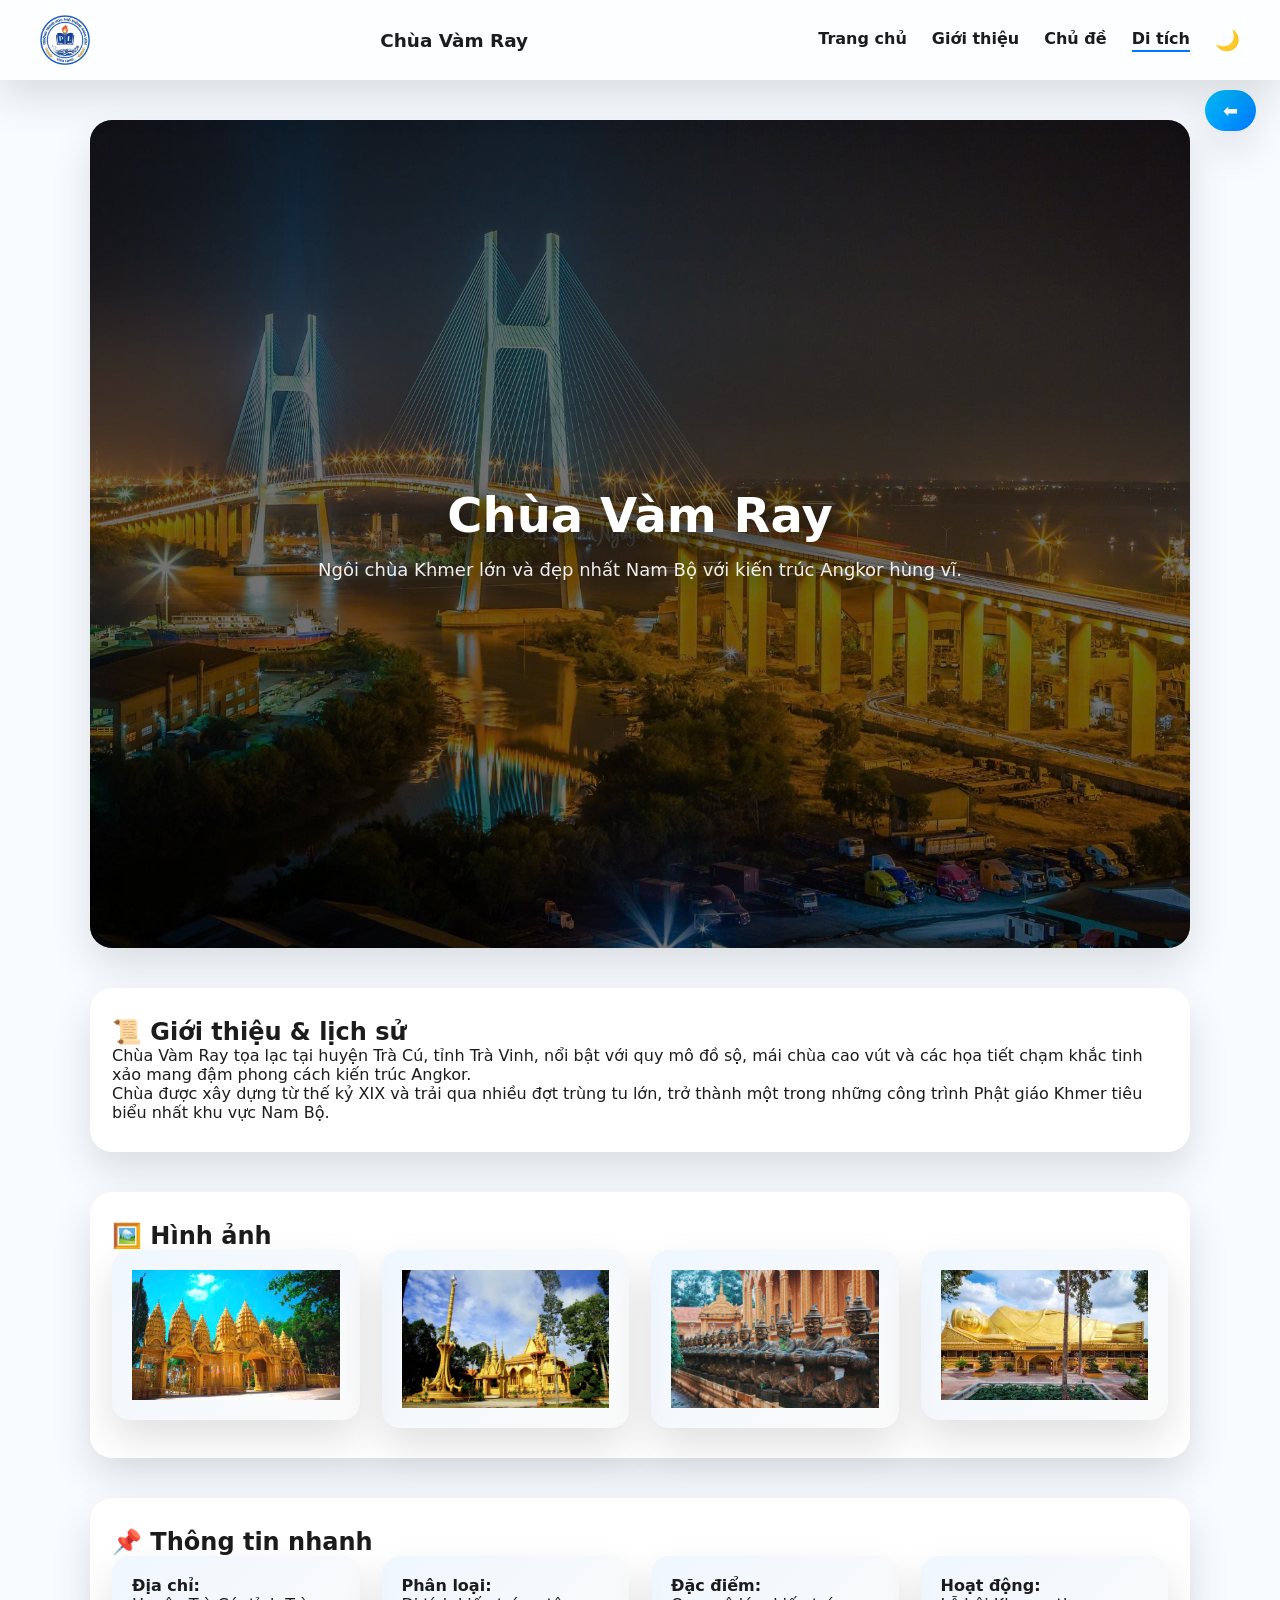
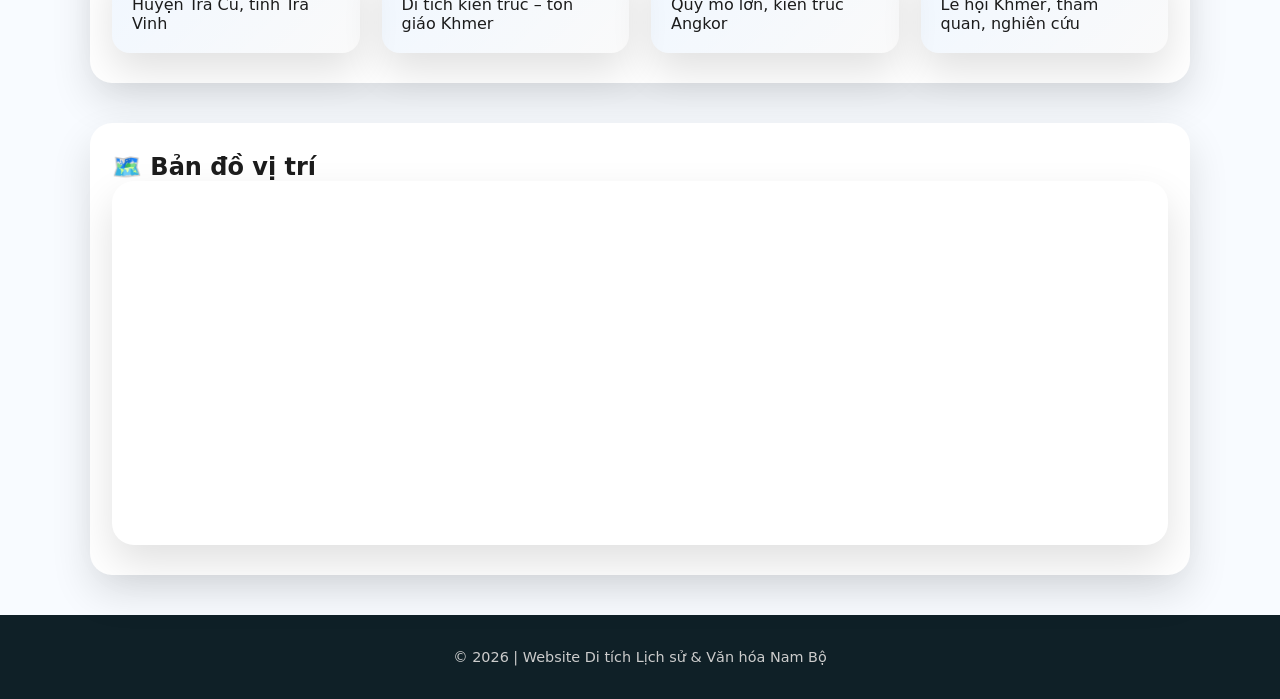
<file: chuavamray.html>
<!DOCTYPE html>
<html lang="vi">
<head>
  <meta charset="UTF-8">
  <title>Chùa Vàm Ray</title>
  <meta name="viewport" content="width=device-width, initial-scale=1.0">
  <link rel="stylesheet" href="style.css">
</head>
<body>

<div id="loader"><div class="spinner"></div></div>
<div id="progress-bar"></div>
<div id="cursor-glow"></div>

<header>
  <div class="logo-container">
    <img src="img/logo-truong.png" alt="Logo Trường" class="school-logo">
  </div>
  <h1>Chùa Vàm Ray</h1>
  <nav>
    <a href="index.html">Trang chủ</a>
    <a href="gioithieu.html">Giới thiệu</a>
    <a href="chude.html">Chủ đề</a>
    <a href="chuavamray.html" class="active">Di tích</a>
    <button id="themeToggle">🌙</button>
  </nav>
</header>

<a href="chude.html" class="back-btn">⬅</a>

<section class="hero small">
  <div class="hero-content">
    <h1 class="float">Chùa Vàm Ray</h1>
    <p class="delay1 float">
      Ngôi chùa Khmer lớn và đẹp nhất Nam Bộ với kiến trúc Angkor hùng vĩ.
    </p>
  </div>
</section>

<section class="reveal">
  <h2>📜 Giới thiệu & lịch sử</h2>
  <p>
    Chùa Vàm Ray tọa lạc tại huyện Trà Cú, tỉnh Trà Vinh, nổi bật với quy mô đồ sộ,
    mái chùa cao vút và các họa tiết chạm khắc tinh xảo mang đậm phong cách kiến trúc Angkor.
  </p>
  <p>
    Chùa được xây dựng từ thế kỷ XIX và trải qua nhiều đợt trùng tu lớn,
    trở thành một trong những công trình Phật giáo Khmer tiêu biểu nhất khu vực Nam Bộ.
  </p>
</section>

<section class="reveal">
  <h2>🖼️ Hình ảnh</h2>
  <div class="grid gallery">
    <img src="img/chuavamray1.jpg" class="card">
    <img src="img/chuavamray2.jpg" class="card">
    <img src="img/chuavamray3.jpg" class="card">
    <img src="img/chuavamray4.jpg" class="card">
  </div>
</section>

<section class="reveal">
  <h2>📌 Thông tin nhanh</h2>
  <div class="grid">
    <div class="card"><b>Địa chỉ:</b><br>Huyện Trà Cú, tỉnh Trà Vinh</div>
    <div class="card"><b>Phân loại:</b><br>Di tích kiến trúc – tôn giáo Khmer</div>
    <div class="card"><b>Đặc điểm:</b><br>Quy mô lớn, kiến trúc Angkor</div>
    <div class="card"><b>Hoạt động:</b><br>Lễ hội Khmer, tham quan, nghiên cứu</div>
  </div>
</section>

<section class="reveal">
  <h2>🗺️ Bản đồ vị trí</h2>
  <div class="map-box">
    <iframe
      src="https://www.google.com/maps?q=Chùa%20Vàm%20Ray%20Trà%20Vinh&output=embed"
      loading="lazy"></iframe>
  </div>
</section>

<footer>
  <p>© 2026 | Website Di tích Lịch sử & Văn hóa Nam Bộ</p>
</footer>

<button id="backToTop">↑</button>

<script>
window.addEventListener("load", () => {
  const loader = document.getElementById("loader");
  if (loader) loader.classList.add("hide");
});

const toggle = document.getElementById("themeToggle");
if (toggle) {
  toggle.addEventListener("click", () => {
    document.documentElement.classList.toggle("dark");
    localStorage.setItem("theme",
      document.documentElement.classList.contains("dark") ? "dark" : "light"
    );
  });
}
if (localStorage.getItem("theme") === "dark") {
  document.documentElement.classList.add("dark");
}

const backToTop = document.getElementById("backToTop");
if (backToTop) {
  window.addEventListener("scroll", () => {
    backToTop.style.display = window.scrollY > 400 ? "block" : "none";
  });
  backToTop.onclick = () => window.scrollTo({ top: 0, behavior: "smooth" });
}

const progressBar = document.getElementById("progress-bar");
if (progressBar) {
  window.addEventListener("scroll", () => {
    const scrollTop = document.documentElement.scrollTop;
    const scrollHeight = document.documentElement.scrollHeight - document.documentElement.clientHeight;
    progressBar.style.width = (scrollTop / scrollHeight) * 100 + "%";
  });
}

const reveals = document.querySelectorAll(".reveal");
if (reveals.length) {
  const revealObserver = new IntersectionObserver(entries => {
    entries.forEach(entry => {
      if (entry.isIntersecting) entry.target.classList.add("show");
    });
  }, { threshold: 0.15 });
  reveals.forEach(el => revealObserver.observe(el));
}

const glow = document.getElementById("cursor-glow");
if (glow) {
  document.addEventListener("mousemove", e => {
    glow.style.left = e.clientX + "px";
    glow.style.top = e.clientY + "px";
  });
}
</script>

</body>
</html>
</file>
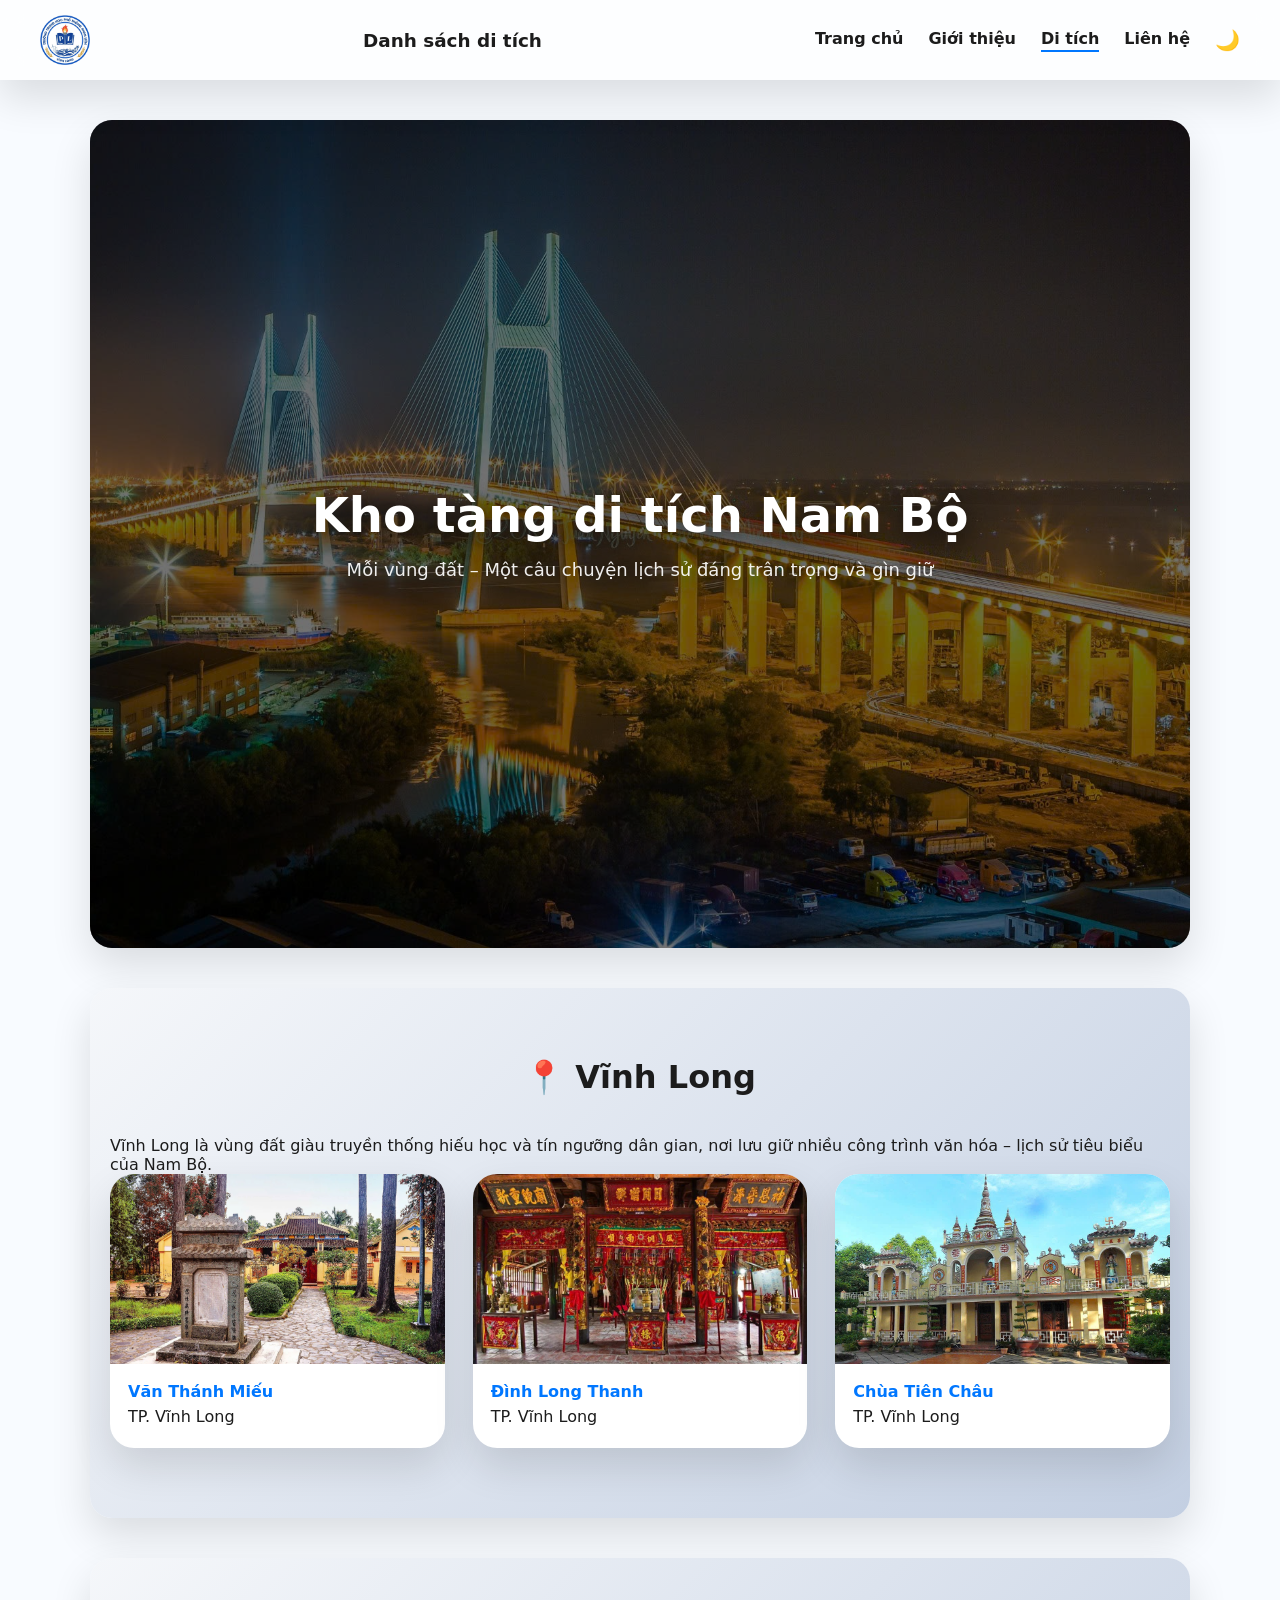
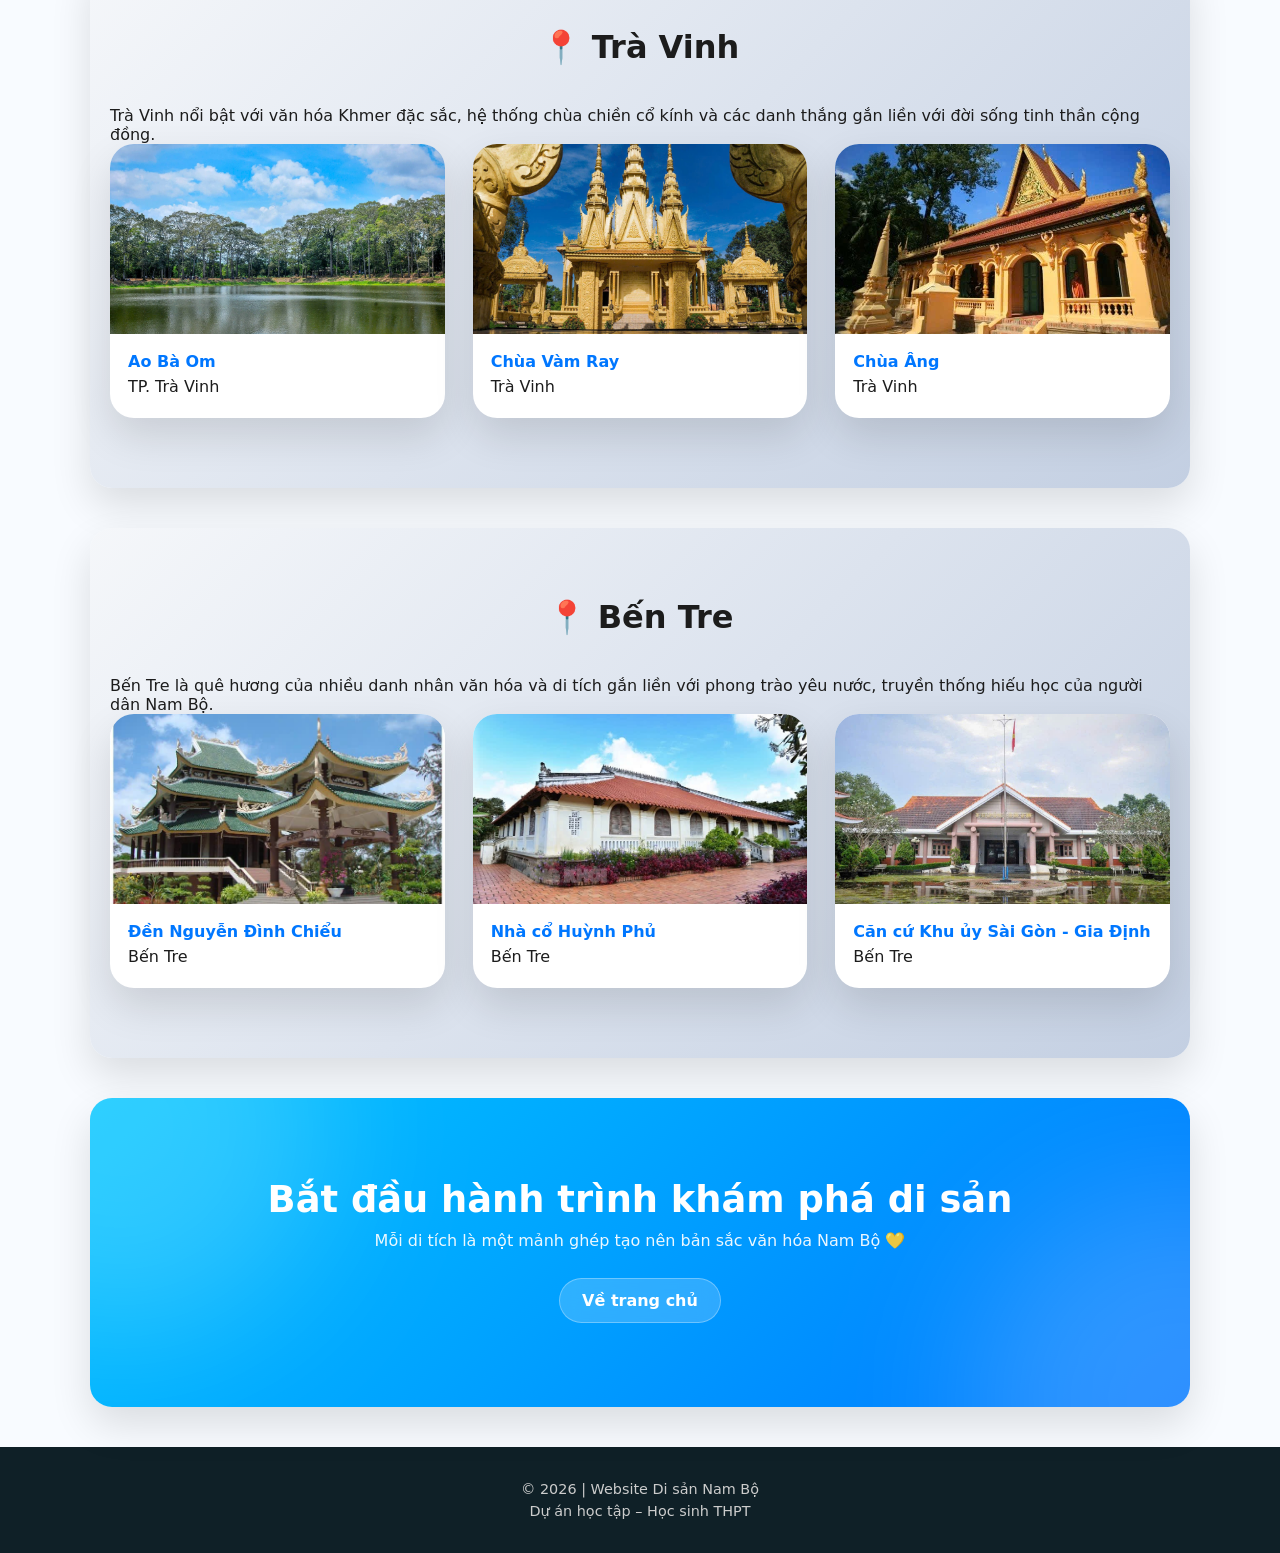
<file: chude.html>
<!DOCTYPE html>
<html lang="vi">
<head>
  <meta charset="UTF-8">
  <title>Di tích | Di sản Nam Bộ</title>
  <meta name="viewport" content="width=device-width, initial-scale=1.0">
  <meta name="description" content="Danh sách di tích lịch sử và văn hóa Nam Bộ">
  <link rel="stylesheet" href="style.css">
</head>
<body>

<div id="loader">
  <div class="spinner"></div>
  <p style="margin-top:15px;font-weight:600;">Đang tải danh sách di tích...</p>
</div>

<div id="progress-bar"></div>
<div id="cursor-glow"></div>

<header>
  <div class="logo-container">
    <img src="img/logo-truong.png" alt="Logo Trường" class="school-logo">
  </div>
  <h1>Danh sách di tích</h1>
  <nav>
    <a href="index.html">Trang chủ</a>
    <a href="gioithieu.html">Giới thiệu</a>
    <a href="chude.html" class="active">Di tích</a>
    <a href="lienhe.html">Liên hệ</a>
    <button id="themeToggle">🌙</button>
  </nav>
</header>

<section class="hero small">
  <div class="hero-content">
    <h1 class="float">Kho tàng di tích Nam Bộ</h1>
    <p class="delay1 float">
      Mỗi vùng đất – Một câu chuyện lịch sử đáng trân trọng và gìn giữ
    </p>
  </div>
</section>

<!-- ================= VĨNH LONG ================= -->
<section class="destinations reveal">
  <h2>📍 Vĩnh Long</h2>
  <p class="section-desc">
    Vĩnh Long là vùng đất giàu truyền thống hiếu học và tín ngưỡng dân gian,
    nơi lưu giữ nhiều công trình văn hóa – lịch sử tiêu biểu của Nam Bộ.
  </p>

  <div class="dest-grid">

      <a href="vanthanhmieu.html" class="dest-card hover-glow">
      <img src="img/vanthanh.jpg" alt="Văn Thánh Miếu">
      <div class="info">
        <h4>Văn Thánh Miếu</h4>
        <p>TP. Vĩnh Long</p>
      </div>
    </a>

    <a href="dinhlongthanh.html" class="dest-card hover-glow">
      <img src="img/dinhlongthanh.jpg" alt="Đình Long Thanh">
      <div class="info">
        <h4>Đình Long Thanh</h4>
        <p>TP. Vĩnh Long</p>
      </div>
    </a>

    <a href="chuatienchau.html" class="dest-card hover-glow">
      <img src="img/tienchau.jpg" alt="Chùa Tiên Châu">
      <div class="info">
        <h4>Chùa Tiên Châu</h4>
        <p>TP. Vĩnh Long</p>
      </div>
    </a>
  </div>
</section>

<!-- ================= TRÀ VINH ================= -->
<section class="destinations reveal">
  <h2>📍 Trà Vinh</h2>
  <p class="section-desc">
    Trà Vinh nổi bật với văn hóa Khmer đặc sắc, hệ thống chùa chiền cổ kính
    và các danh thắng gắn liền với đời sống tinh thần cộng đồng.
  </p>

  <div class="dest-grid">

    <a href="aobaom.html" class="dest-card hover-glow">
      <img src="img/aobaom.jpg" alt="Ao Bà Om">
      <div class="info">
        <h4>Ao Bà Om</h4>
        <p>TP. Trà Vinh</p>
      </div>
    </a>

    <a href="chuavamray.html" class="dest-card hover-glow">
      <img src="img/vamray.jpg" alt="Chùa Vàm Ray">
      <div class="info">
        <h4>Chùa Vàm Ray</h4>
        <p>Trà Vinh</p>
      </div>
    </a>

    <a href="chuaang.html" class="dest-card hover-glow">
      <img src="img/chuahang.jpg" alt="Chùa Hang">
      <div class="info">
        <h4>Chùa Âng</h4>
        <p>Trà Vinh</p>
      </div>
    </a>
  </div>
</section>

<!-- ================= BẾN TRE ================= -->
<section class="destinations reveal">
  <h2>📍 Bến Tre</h2>
  <p class="section-desc">
    Bến Tre là quê hương của nhiều danh nhân văn hóa và di tích gắn liền
    với phong trào yêu nước, truyền thống hiếu học của người dân Nam Bộ.
  </p>

  <div class="dest-grid">

    <a href="nguyendinhchieu.html" class="dest-card hover-glow">
      <img src="img/nguyendinhchieu.jpg" alt="Đền Nguyễn Đình Chiểu">
      <div class="info">
        <h4>Đền Nguyễn Đình Chiểu</h4>
        <p>Bến Tre</p>
      </div>
    </a>

    <a href="nhacohuynhphu.html" class="dest-card hover-glow">
      <img src="img/huynhphu.jpg" alt="Nhà cổ Huỳnh Phủ">
      <div class="info">
        <h4>Nhà cổ Huỳnh Phủ</h4>
        <p>Bến Tre</p>
      </div>
    </a>

    <a href="cancu.html" class="dest-card hover-glow">
      <img src="img/langmo.jpg" alt="Căn cứ Khu ủy Sài Gòn - Gia Định">
      <div class="info">
        <h4>Căn cứ Khu ủy Sài Gòn - Gia Định</h4>
        <p>Bến Tre</p>
      </div>
    </a>

  </div>
</section>

<!-- ================= CTA ================= -->
<section class="cta-section reveal">
  <h2>Bắt đầu hành trình khám phá di sản</h2>
  <p>Mỗi di tích là một mảnh ghép tạo nên bản sắc văn hóa Nam Bộ 💛</p>
  <a href="index.html" class="btn glass ripple">Về trang chủ</a>
</section>

<footer>
  <p>© 2026 | Website Di sản Nam Bộ</p>
  <p>Dự án học tập – Học sinh THPT</p>
</footer>

<button id="backToTop">↑</button>

<script>
window.addEventListener("load", () => {
  document.getElementById("loader").classList.add("hide");
});

const toggle = document.getElementById("themeToggle");
toggle.addEventListener("click", () => {
  document.documentElement.classList.toggle("dark");
});

const backToTop = document.getElementById("backToTop");
window.addEventListener("scroll", () => {
  backToTop.style.display = window.scrollY > 400 ? "block" : "none";
});
backToTop.onclick = () => window.scrollTo({ top: 0, behavior: "smooth" });

const progressBar = document.getElementById("progress-bar");
window.addEventListener("scroll", () => {
  const scrollTop = document.documentElement.scrollTop;
  const scrollHeight = document.documentElement.scrollHeight - document.documentElement.clientHeight;
  progressBar.style.width = (scrollTop / scrollHeight) * 100 + "%";
});

const reveals = document.querySelectorAll(".reveal");
const revealObserver = new IntersectionObserver(entries => {
  entries.forEach(entry => {
    if (entry.isIntersecting) entry.target.classList.add("show");
  });
}, { threshold: 0.15 });
reveals.forEach(el => revealObserver.observe(el));

const glow = document.getElementById("cursor-glow");
document.addEventListener("mousemove", e => {
  glow.style.left = e.clientX + "px";
  glow.style.top = e.clientY + "px";
});

document.querySelectorAll(".ripple").forEach(btn => {
  btn.addEventListener("click", function(e) {
    const ripple = document.createElement("span");
    ripple.classList.add("ripple-effect");
    const rect = this.getBoundingClientRect();
    ripple.style.left = e.clientX - rect.left + "px";
    ripple.style.top = e.clientY - rect.top + "px";
    this.appendChild(ripple);
    setTimeout(() => ripple.remove(), 600);
  });
});
</script>

</body>
</html>
</file>
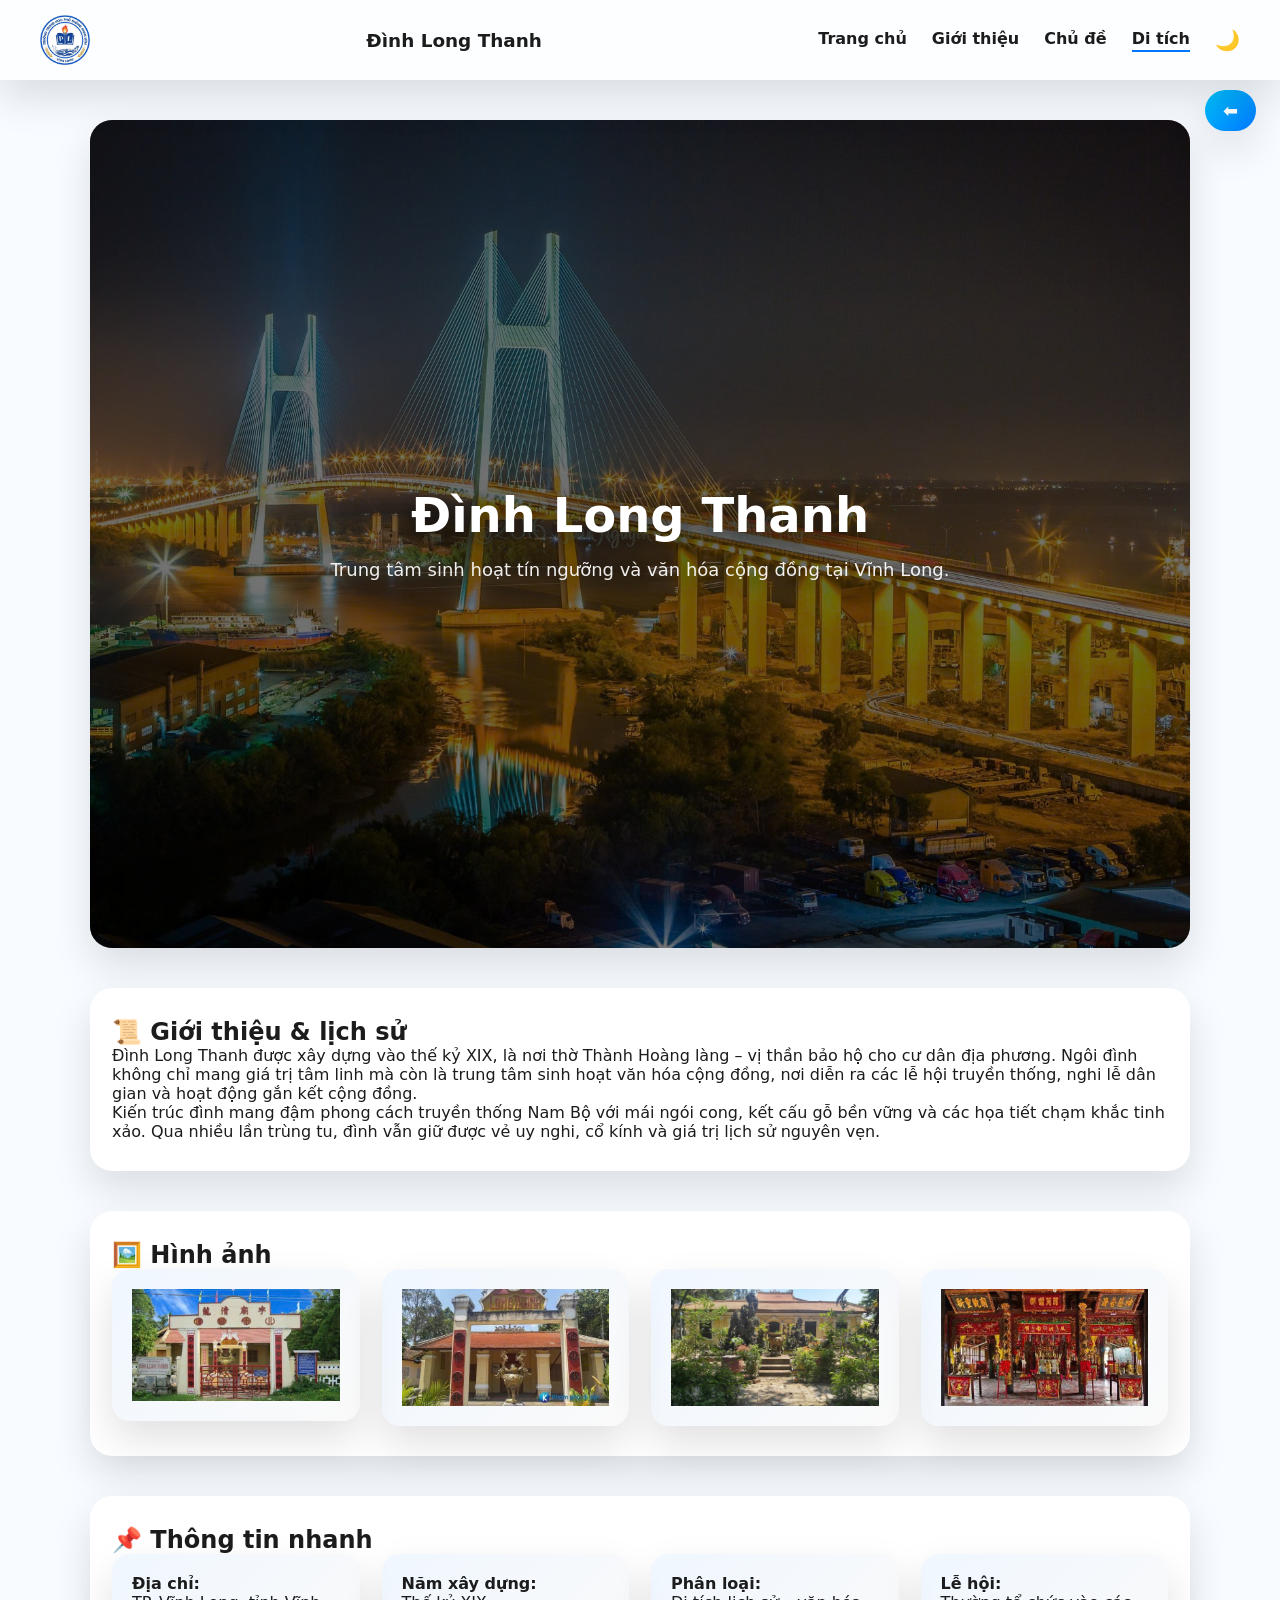
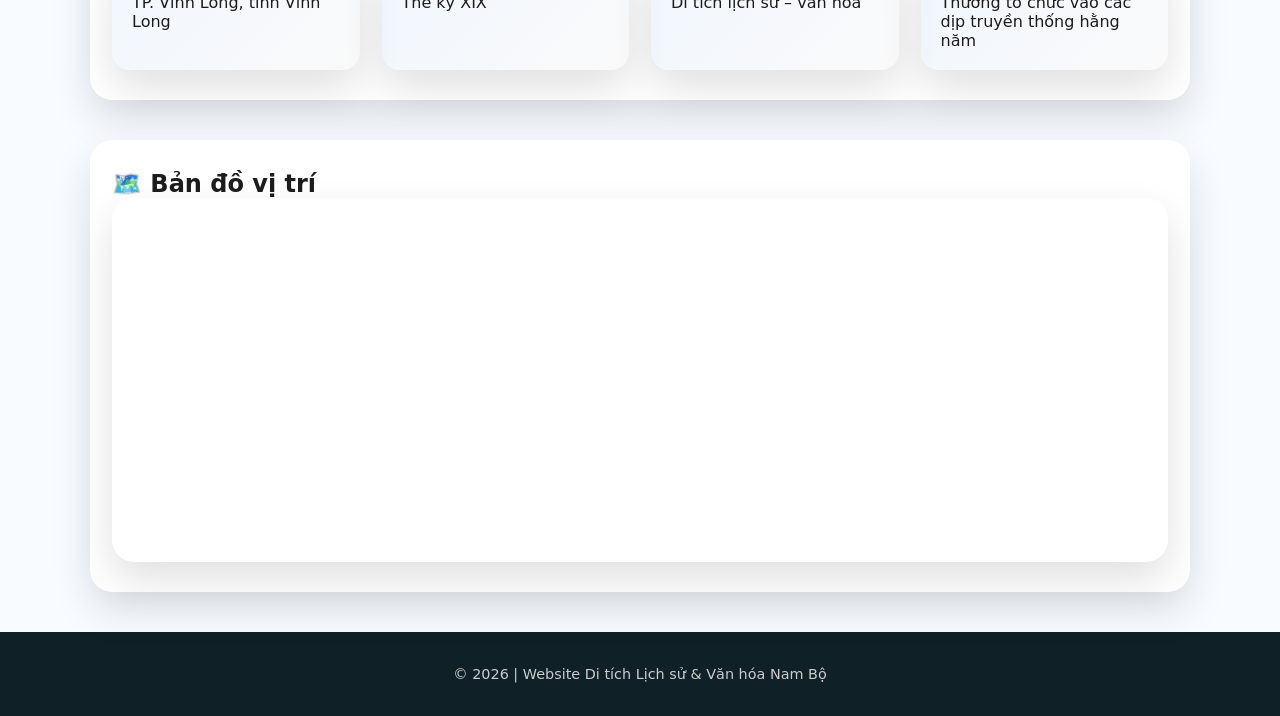
<file: dinhlongthanh.html>
<!DOCTYPE html>
<html lang="vi">
<head>
  <meta charset="UTF-8">
  <title>Đình Long Thanh</title>
  <meta name="viewport" content="width=device-width, initial-scale=1.0">
  <link rel="stylesheet" href="style.css">
</head>
<body>

<div id="loader"><div class="spinner"></div></div>
<div id="progress-bar"></div>
<div id="cursor-glow"></div>

<header>
  <div class="logo-container">
    <img src="img/logo-truong.png" alt="Logo Trường" class="school-logo">
  </div>
  <h1>Đình Long Thanh</h1>
  <nav>
    <a href="index.html">Trang chủ</a>
    <a href="gioithieu.html">Giới thiệu</a>
    <a href="chude.html">Chủ đề</a>
    <a href="dinhlongthanh.html" class="active">Di tích</a>
    <button id="themeToggle">🌙</button>
  </nav>
</header>

<a href="chude.html" class="back-btn">⬅</a>

<section class="hero small">
  <div class="hero-content">
    <h1 class="float">Đình Long Thanh</h1>
    <p class="delay1 float">
      Trung tâm sinh hoạt tín ngưỡng và văn hóa cộng đồng tại Vĩnh Long.
    </p>
  </div>
</section>

<section class="reveal">
  <h2>📜 Giới thiệu & lịch sử</h2>
  <p>
    Đình Long Thanh được xây dựng vào thế kỷ XIX, là nơi thờ Thành Hoàng làng –
    vị thần bảo hộ cho cư dân địa phương. Ngôi đình không chỉ mang giá trị tâm linh
    mà còn là trung tâm sinh hoạt văn hóa cộng đồng, nơi diễn ra các lễ hội truyền thống,
    nghi lễ dân gian và hoạt động gắn kết cộng đồng.
  </p>
  <p>
    Kiến trúc đình mang đậm phong cách truyền thống Nam Bộ với mái ngói cong,
    kết cấu gỗ bền vững và các họa tiết chạm khắc tinh xảo. Qua nhiều lần trùng tu,
    đình vẫn giữ được vẻ uy nghi, cổ kính và giá trị lịch sử nguyên vẹn.
  </p>
</section>

<section class="reveal">
  <h2>🖼️ Hình ảnh</h2>
  <div class="grid gallery">
    <img src="img/dinh1.jpg" class="card">
    <img src="img/dinh2.jpg" class="card">
    <img src="img/dinh3.jpg" class="card">
    <img src="img/dinh4.jpg" class="card">
  </div>
</section>

<section class="reveal">
  <h2>📌 Thông tin nhanh</h2>
  <div class="grid">
    <div class="card"><b>Địa chỉ:</b><br>TP. Vĩnh Long, tỉnh Vĩnh Long</div>
    <div class="card"><b>Năm xây dựng:</b><br>Thế kỷ XIX</div>
    <div class="card"><b>Phân loại:</b><br>Di tích lịch sử – văn hóa</div>
    <div class="card"><b>Lễ hội:</b><br>Thường tổ chức vào các dịp truyền thống hằng năm</div>
  </div>
</section>

<section class="reveal">
  <h2>🗺️ Bản đồ vị trí</h2>
  <div class="map-box">
    <iframe
      src="https://www.google.com/maps?q=Đình%20Long%20Thanh%20Vĩnh%20Long&output=embed"
      loading="lazy"></iframe>
  </div>
</section>

<footer>
  <p>© 2026 | Website Di tích Lịch sử & Văn hóa Nam Bộ</p>
</footer>

<button id="backToTop">↑</button>

<script>
window.addEventListener("load", () => {
  const loader = document.getElementById("loader");
  if (loader) loader.classList.add("hide");
});

const toggle = document.getElementById("themeToggle");
if (toggle) {
  toggle.addEventListener("click", () => {
    document.documentElement.classList.toggle("dark");
    localStorage.setItem("theme",
      document.documentElement.classList.contains("dark") ? "dark" : "light"
    );
  });
}
if (localStorage.getItem("theme") === "dark") {
  document.documentElement.classList.add("dark");
}

const backToTop = document.getElementById("backToTop");
if (backToTop) {
  window.addEventListener("scroll", () => {
    backToTop.style.display = window.scrollY > 400 ? "block" : "none";
  });
  backToTop.onclick = () => window.scrollTo({ top: 0, behavior: "smooth" });
}

const progressBar = document.getElementById("progress-bar");
if (progressBar) {
  window.addEventListener("scroll", () => {
    const scrollTop = document.documentElement.scrollTop;
    const scrollHeight = document.documentElement.scrollHeight - document.documentElement.clientHeight;
    progressBar.style.width = (scrollTop / scrollHeight) * 100 + "%";
  });
}

const reveals = document.querySelectorAll(".reveal");
if (reveals.length) {
  const revealObserver = new IntersectionObserver(entries => {
    entries.forEach(entry => {
      if (entry.isIntersecting) entry.target.classList.add("show");
    });
  }, { threshold: 0.15 });
  reveals.forEach(el => revealObserver.observe(el));
}

const glow = document.getElementById("cursor-glow");
if (glow) {
  document.addEventListener("mousemove", e => {
    glow.style.left = e.clientX + "px";
    glow.style.top = e.clientY + "px";
  });
}
</script>

</body>
</html>
</file>
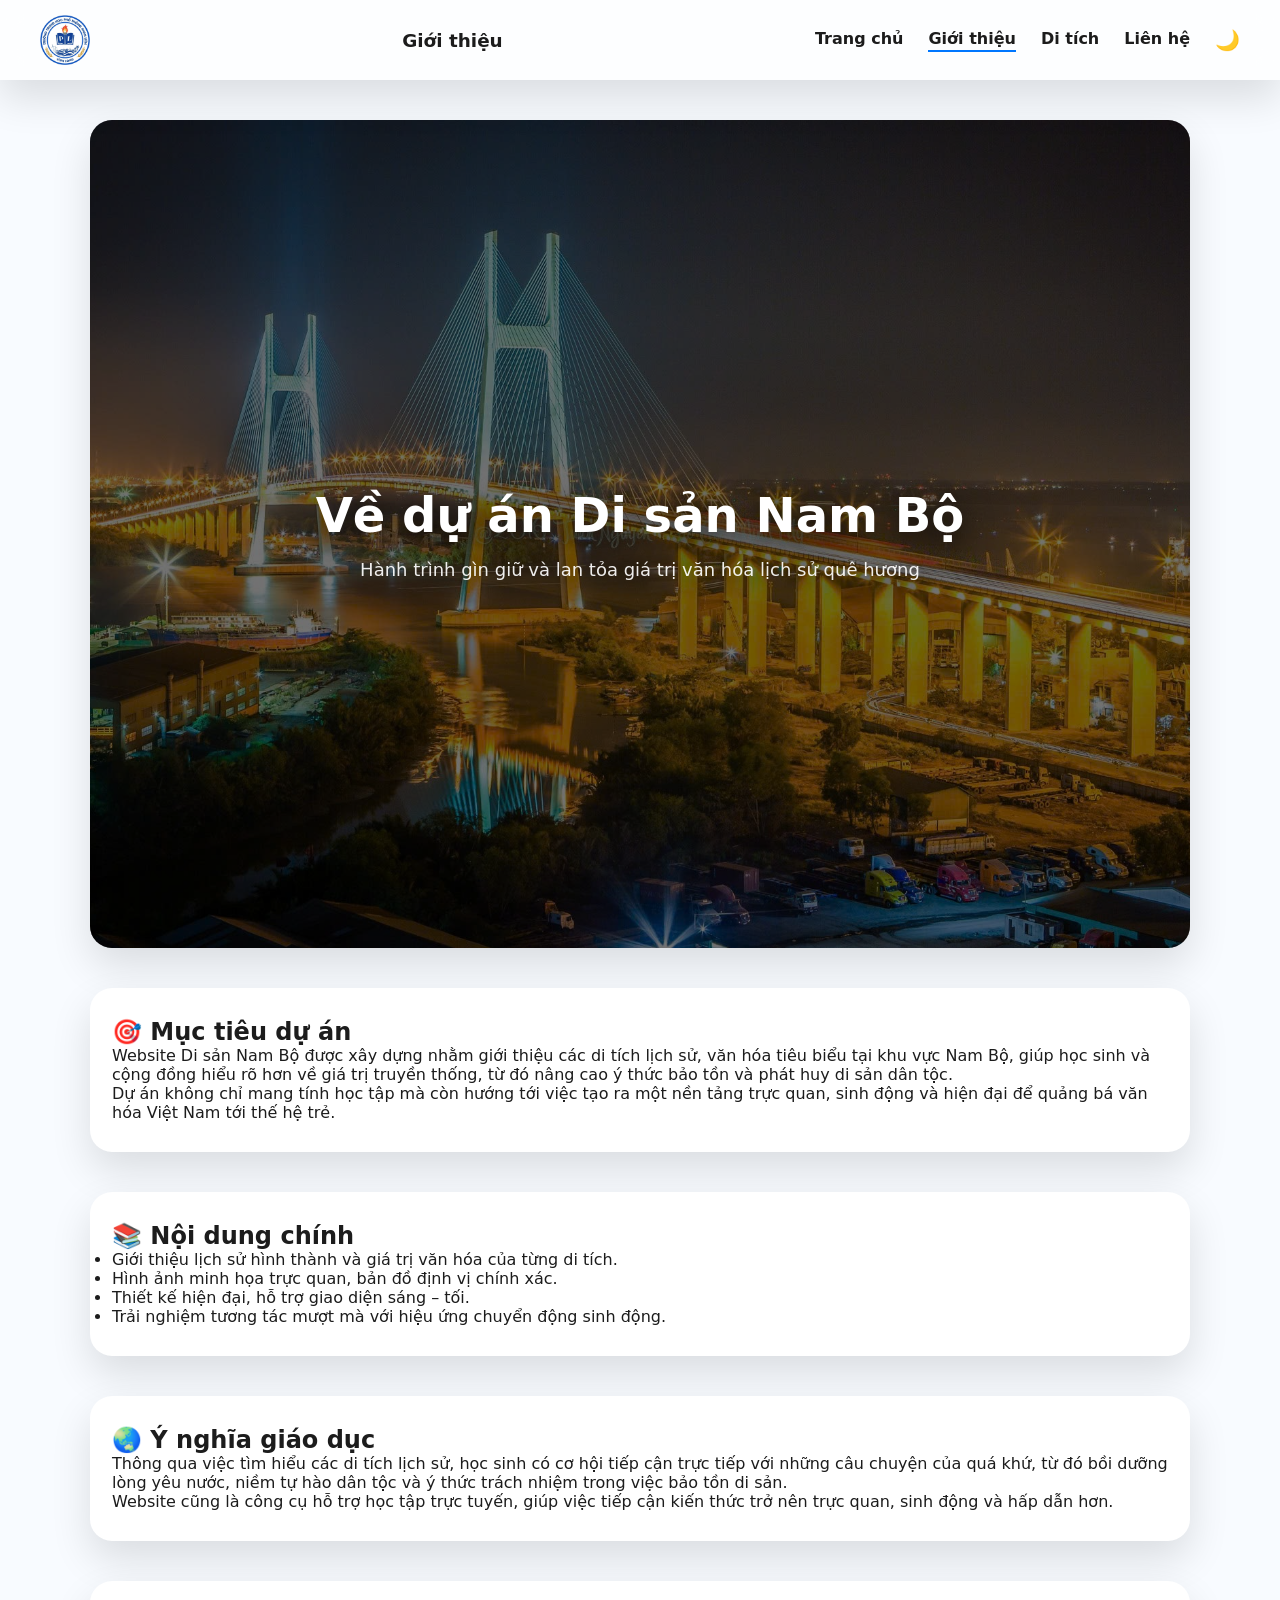
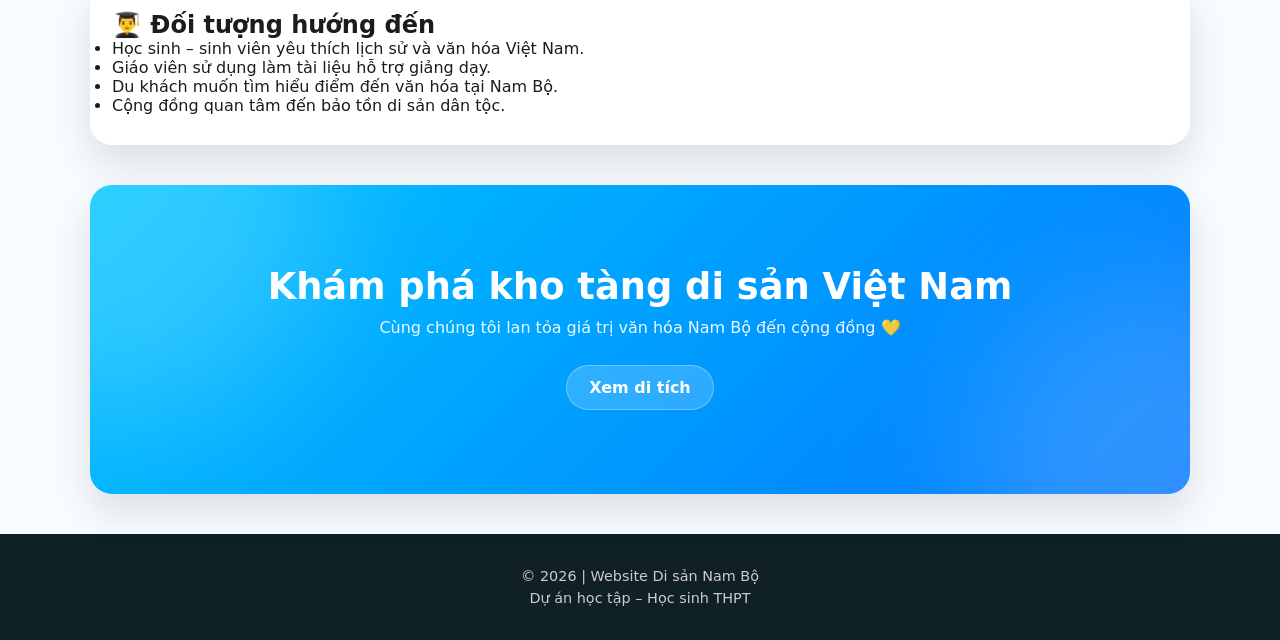
<file: gioithieu.html>
<!DOCTYPE html>
<html lang="vi">
<head>
  <meta charset="UTF-8">
  <title>Giới thiệu | Di sản Nam Bộ</title>
  <meta name="viewport" content="width=device-width, initial-scale=1.0">
  <meta name="description" content="Giới thiệu dự án website Di sản Nam Bộ">
  <link rel="stylesheet" href="style.css">
</head>
<body>

<div id="loader">
  <div class="spinner"></div>
  <p style="margin-top:15px;font-weight:600;">Đang tải giới thiệu...</p>
</div>

<div id="progress-bar"></div>
<div id="cursor-glow"></div>

<header>
  <div class="logo-container">
    <img src="img/logo-truong.png" alt="Logo Trường" class="school-logo">
  </div>
  <h1>Giới thiệu</h1>
  <nav>
    <a href="index.html">Trang chủ</a>
    <a href="gioithieu.html" class="active">Giới thiệu</a>
    <a href="chude.html">Di tích</a>
    <a href="lienhe.html">Liên hệ</a>
    <button id="themeToggle">🌙</button>
  </nav>
</header>

<section class="hero small">
  <div class="hero-content">
    <h1 class="float">Về dự án Di sản Nam Bộ</h1>
    <p class="delay1 float">
      Hành trình gìn giữ và lan tỏa giá trị văn hóa lịch sử quê hương
    </p>
  </div>
</section>

<section class="reveal">
  <div class="section-card hover-glow">
    <h2>🎯 Mục tiêu dự án</h2>
    <p>
      Website Di sản Nam Bộ được xây dựng nhằm giới thiệu các di tích lịch sử,
      văn hóa tiêu biểu tại khu vực Nam Bộ, giúp học sinh và cộng đồng hiểu rõ hơn
      về giá trị truyền thống, từ đó nâng cao ý thức bảo tồn và phát huy di sản dân tộc.
    </p>
    <p>
      Dự án không chỉ mang tính học tập mà còn hướng tới việc tạo ra một nền tảng
      trực quan, sinh động và hiện đại để quảng bá văn hóa Việt Nam tới thế hệ trẻ.
    </p>
  </div>
</section>

<section class="reveal">
  <div class="section-card hover-glow">
    <h2>📚 Nội dung chính</h2>
    <ul class="fancy-list">
      <li>Giới thiệu lịch sử hình thành và giá trị văn hóa của từng di tích.</li>
      <li>Hình ảnh minh họa trực quan, bản đồ định vị chính xác.</li>
      <li>Thiết kế hiện đại, hỗ trợ giao diện sáng – tối.</li>
      <li>Trải nghiệm tương tác mượt mà với hiệu ứng chuyển động sinh động.</li>
    </ul>
  </div>
</section>

<section class="reveal">
  <div class="section-card hover-glow">
    <h2>🌏 Ý nghĩa giáo dục</h2>
    <p>
      Thông qua việc tìm hiểu các di tích lịch sử, học sinh có cơ hội tiếp cận
      trực tiếp với những câu chuyện của quá khứ, từ đó bồi dưỡng lòng yêu nước,
      niềm tự hào dân tộc và ý thức trách nhiệm trong việc bảo tồn di sản.
    </p>
    <p>
      Website cũng là công cụ hỗ trợ học tập trực tuyến, giúp việc tiếp cận kiến thức
      trở nên trực quan, sinh động và hấp dẫn hơn.
    </p>
  </div>
</section>

<section class="reveal">
  <div class="section-card hover-glow">
    <h2>👨‍🎓 Đối tượng hướng đến</h2>
    <ul class="fancy-list">
      <li>Học sinh – sinh viên yêu thích lịch sử và văn hóa Việt Nam.</li>
      <li>Giáo viên sử dụng làm tài liệu hỗ trợ giảng dạy.</li>
      <li>Du khách muốn tìm hiểu điểm đến văn hóa tại Nam Bộ.</li>
      <li>Cộng đồng quan tâm đến bảo tồn di sản dân tộc.</li>
    </ul>
  </div>
</section>

<section class="cta-section reveal">
  <h2>Khám phá kho tàng di sản Việt Nam</h2>
  <p>Cùng chúng tôi lan tỏa giá trị văn hóa Nam Bộ đến cộng đồng 💛</p>
  <a href="chude.html" class="btn glass ripple">Xem di tích</a>
</section>

<footer>
  <p>© 2026 | Website Di sản Nam Bộ</p>
  <p>Dự án học tập – Học sinh THPT</p>
</footer>

<button id="backToTop">↑</button>

<script>
window.addEventListener("load", () => {
  document.getElementById("loader").classList.add("hide");
});

const toggle = document.getElementById("themeToggle");
toggle.addEventListener("click", () => {
  document.documentElement.classList.toggle("dark");
});

const backToTop = document.getElementById("backToTop");
window.addEventListener("scroll", () => {
  backToTop.style.display = window.scrollY > 400 ? "block" : "none";
});
backToTop.onclick = () => window.scrollTo({ top: 0, behavior: "smooth" });

const progressBar = document.getElementById("progress-bar");
window.addEventListener("scroll", () => {
  const scrollTop = document.documentElement.scrollTop;
  const scrollHeight = document.documentElement.scrollHeight - document.documentElement.clientHeight;
  progressBar.style.width = (scrollTop / scrollHeight) * 100 + "%";
});

const reveals = document.querySelectorAll(".reveal");
const revealObserver = new IntersectionObserver(entries => {
  entries.forEach(entry => {
    if (entry.isIntersecting) entry.target.classList.add("show");
  });
}, { threshold: 0.15 });
reveals.forEach(el => revealObserver.observe(el));

const glow = document.getElementById("cursor-glow");
document.addEventListener("mousemove", e => {
  glow.style.left = e.clientX + "px";
  glow.style.top = e.clientY + "px";
});

document.querySelectorAll(".ripple").forEach(btn => {
  btn.addEventListener("click", function(e) {
    const ripple = document.createElement("span");
    ripple.classList.add("ripple-effect");
    const rect = this.getBoundingClientRect();
    ripple.style.left = e.clientX - rect.left + "px";
    ripple.style.top = e.clientY - rect.top + "px";
    this.appendChild(ripple);
    setTimeout(() => ripple.remove(), 600);
  });
});
</script>

</body>
</html>
</file>
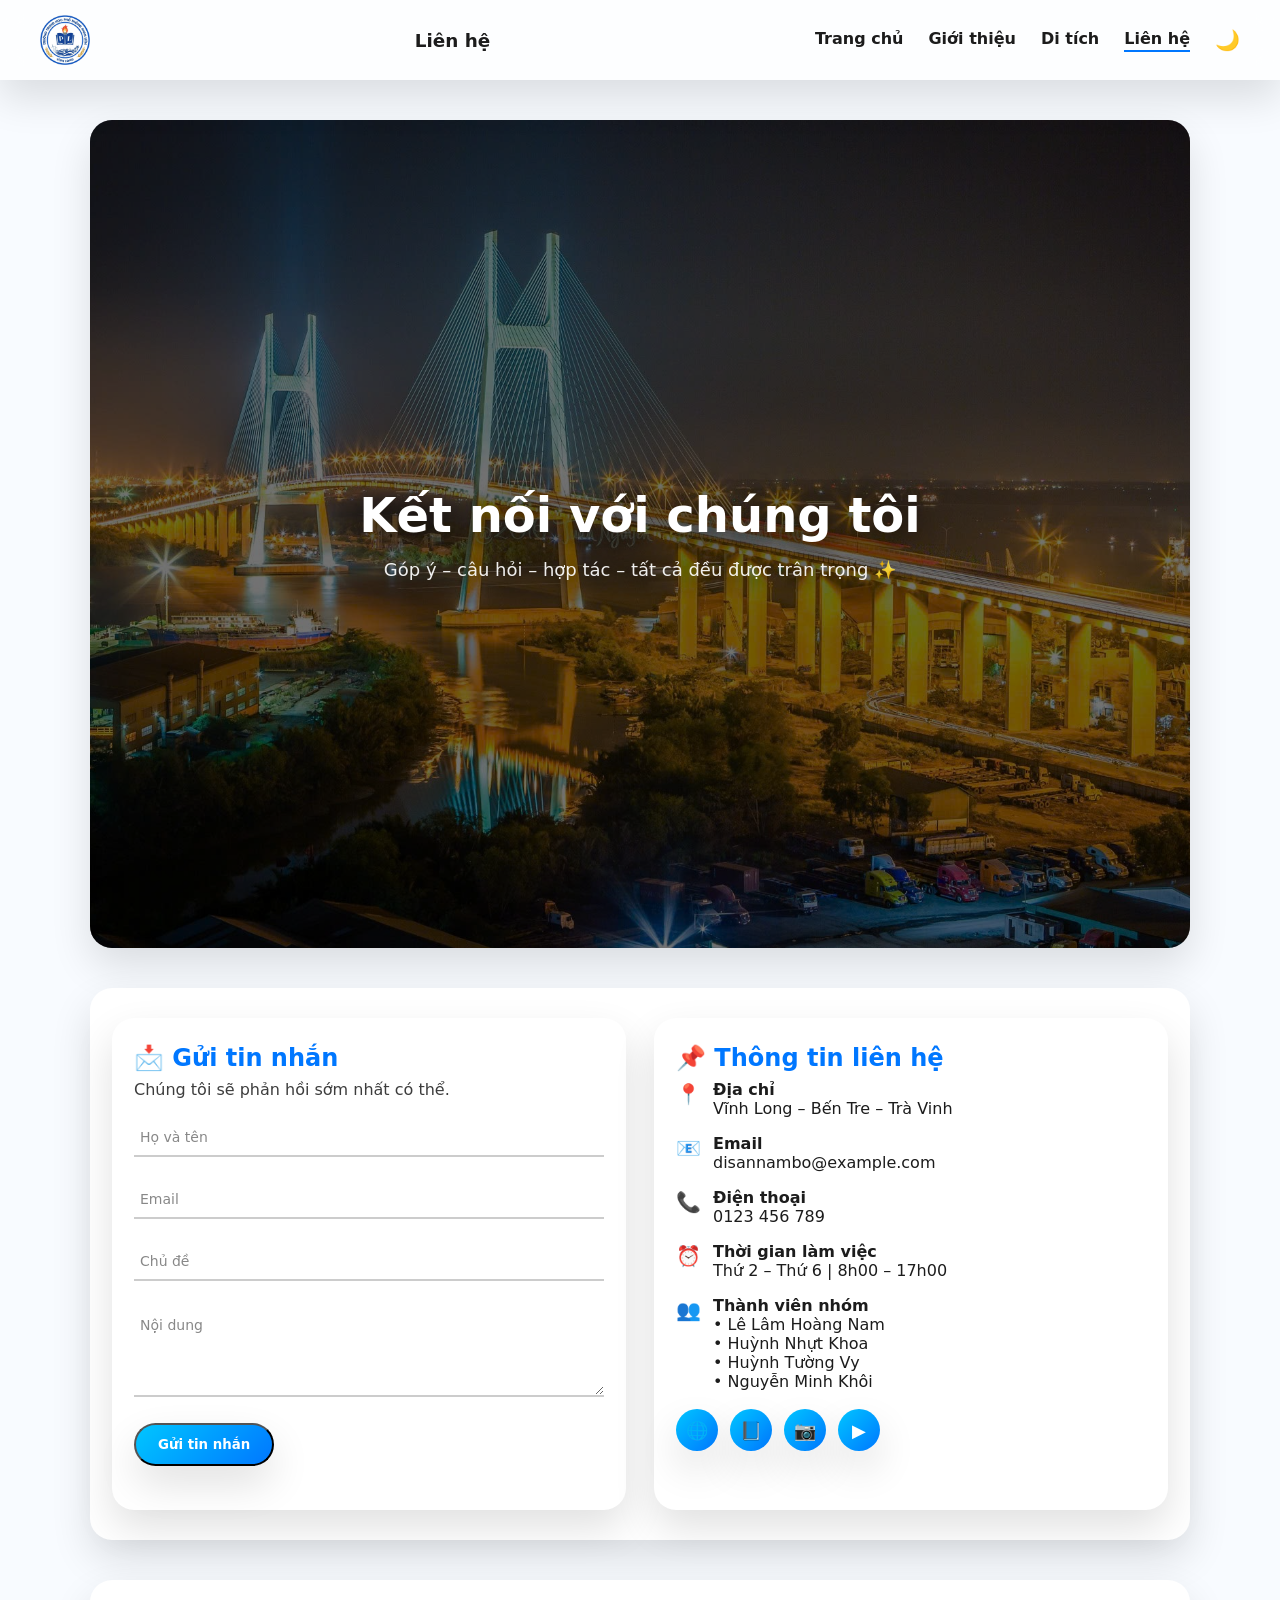
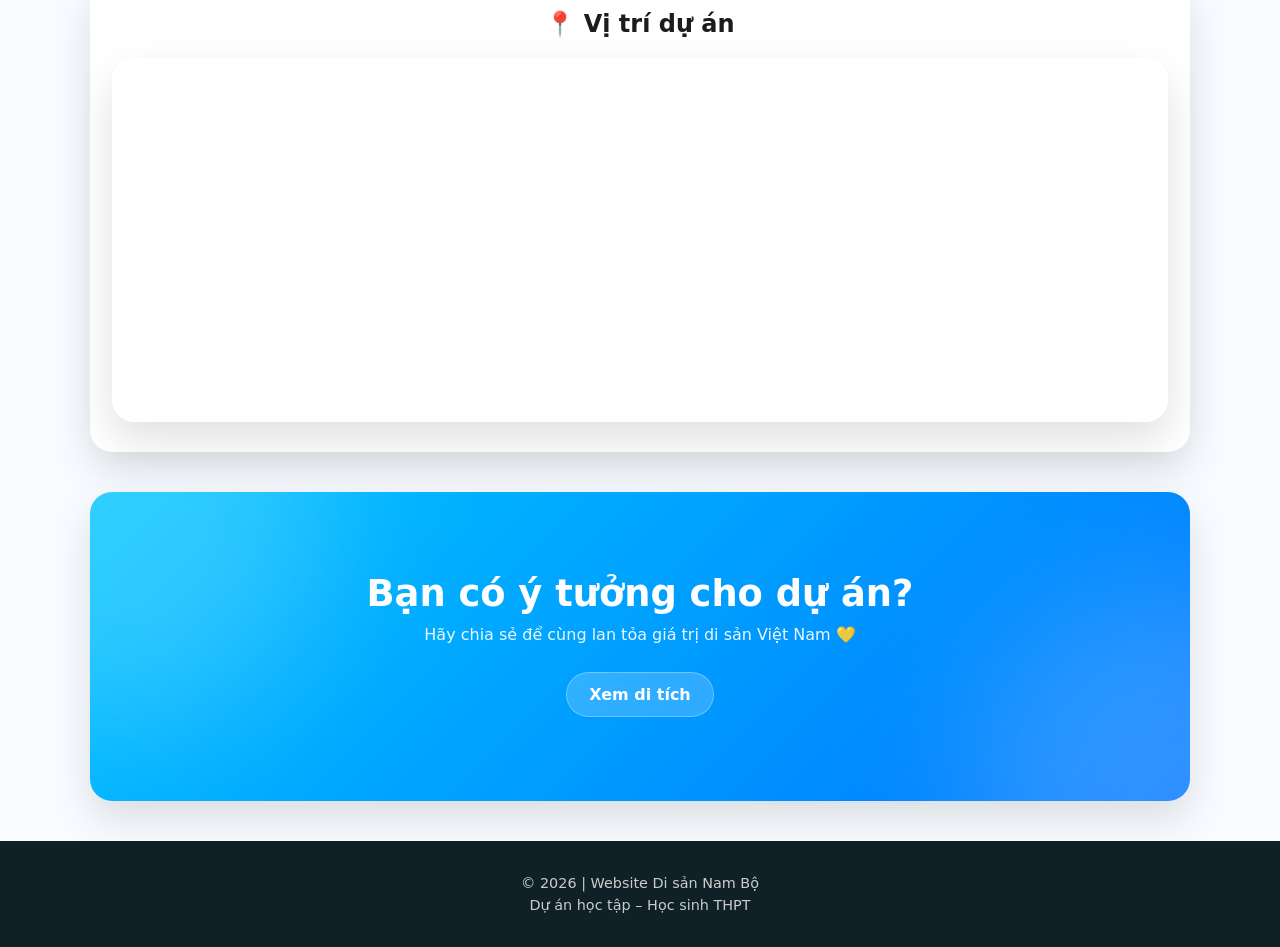
<file: lienhe.html>
<!DOCTYPE html>
<html lang="vi">
<head>
  <meta charset="UTF-8">
  <title>Liên hệ | Di sản Nam Bộ</title>
  <meta name="viewport" content="width=device-width, initial-scale=1.0">
  <meta name="description" content="Trang liên hệ – Website Di tích lịch sử & văn hóa Nam Bộ">
  <link rel="stylesheet" href="style.css">
</head>
<body>

<div id="loader">
  <div class="spinner"></div>
  <p style="margin-top:15px;font-weight:600;">Đang tải liên hệ...</p>
</div>

<div id="progress-bar"></div>
<div id="cursor-glow"></div>

<header>
  <div class="logo-container">
    <img src="img/logo-truong.png" alt="Logo Trường" class="school-logo">
  </div>
  <h1>Liên hệ</h1>
  <nav>
    <a href="index.html">Trang chủ</a>
    <a href="gioithieu.html">Giới thiệu</a>
    <a href="chude.html">Di tích</a>
    <a href="lienhe.html" class="active">Liên hệ</a>
    <button id="themeToggle">🌙</button>
  </nav>
</header>

<section class="hero small">
  <div class="hero-content">
    <h1 class="float">Kết nối với chúng tôi</h1>
    <p class="delay1 float">
      Góp ý – câu hỏi – hợp tác – tất cả đều được trân trọng ✨
    </p>
  </div>
</section>

<section class="reveal">
  <div class="contact-grid">

    <div class="contact-form hover-glow">
      <h2>📩 Gửi tin nhắn</h2>
      <p>Chúng tôi sẽ phản hồi sớm nhất có thể.</p>

      <form id="contactForm">

        <div class="form-group">
          <input type="text" id="name" required>
          <label>Họ và tên</label>
          <span class="focus-line"></span>
        </div>

        <div class="form-group">
          <input type="email" id="email" required>
          <label>Email</label>
          <span class="focus-line"></span>
        </div>

        <div class="form-group">
          <input type="text" id="subject" required>
          <label>Chủ đề</label>
          <span class="focus-line"></span>
        </div>

        <div class="form-group textarea">
          <textarea id="message" rows="4" required></textarea>
          <label>Nội dung</label>
          <span class="focus-line"></span>
        </div>

        <button type="submit" class="btn primary ripple full">Gửi tin nhắn</button>
        <p id="formStatus"></p>

      </form>
    </div>

    <div class="contact-info hover-glow">
      <h2>📌 Thông tin liên hệ</h2>

      <div class="info-item">
        <span>📍</span>
        <div>
          <h4>Địa chỉ</h4>
          <p>Vĩnh Long – Bến Tre – Trà Vinh</p>
        </div>
      </div>

      <div class="info-item">
        <span>📧</span>
        <div>
          <h4>Email</h4>
          <p>disannambo@example.com</p>
        </div>
      </div>

      <div class="info-item">
        <span>📞</span>
        <div>
          <h4>Điện thoại</h4>
          <p>0123 456 789</p>
        </div>
      </div>

      <div class="info-item">
        <span>⏰</span>
        <div>
          <h4>Thời gian làm việc</h4>
          <p>Thứ 2 – Thứ 6 | 8h00 – 17h00</p>
        </div>
      </div>
<div class="info-item">
  <span>👥</span>
  <div>
    <h4>Thành viên nhóm</h4>
    <p>• Lê Lâm Hoàng Nam</p>
    <p>• Huỳnh Nhựt Khoa</p>
    <p>• Huỳnh Tường Vy</p>
    <p>• Nguyễn Minh Khôi</p>
  </div>
</div>
      <div class="social-links">
        <a href="#" class="ripple">🌐</a>
        <a href="#" class="ripple">📘</a>
        <a href="#" class="ripple">📷</a>
        <a href="#" class="ripple">▶️</a>
      </div>
    </div>

  </div>
</section>

<section class="reveal">
  <h2 style="text-align:center;margin-bottom:20px;">📍 Vị trí dự án</h2>
  <div class="map-box hover-glow">
    <iframe
      src="https://www.google.com/maps?q=V%C4%A9nh%20Long%2C%20Vi%E1%BB%87t%20Nam&output=embed"
      loading="lazy"
      allowfullscreen>
    </iframe>
  </div>
</section>

<section class="cta-section reveal">
  <h2>Bạn có ý tưởng cho dự án?</h2>
  <p>Hãy chia sẻ để cùng lan tỏa giá trị di sản Việt Nam 💛</p>
  <a href="chude.html" class="btn glass ripple">Xem di tích</a>
</section>

<footer>
  <p>© 2026 | Website Di sản Nam Bộ</p>
  <p>Dự án học tập – Học sinh THPT</p>
</footer>

<button id="backToTop">↑</button>

<script>
window.addEventListener("load", () => {
  document.getElementById("loader").classList.add("hide");
});

const toggle = document.getElementById("themeToggle");
toggle.addEventListener("click", () => {
  document.documentElement.classList.toggle("dark");
});

const backToTop = document.getElementById("backToTop");
window.addEventListener("scroll", () => {
  backToTop.style.display = window.scrollY > 400 ? "block" : "none";
});
backToTop.onclick = () => window.scrollTo({ top: 0, behavior: "smooth" });

const progressBar = document.getElementById("progress-bar");
window.addEventListener("scroll", () => {
  const scrollTop = document.documentElement.scrollTop;
  const scrollHeight = document.documentElement.scrollHeight - document.documentElement.clientHeight;
  progressBar.style.width = (scrollTop / scrollHeight) * 100 + "%";
});

const reveals = document.querySelectorAll(".reveal");
const revealObserver = new IntersectionObserver(entries => {
  entries.forEach(entry => {
    if (entry.isIntersecting) entry.target.classList.add("show");
  });
}, { threshold: 0.15 });
reveals.forEach(el => revealObserver.observe(el));

const glow = document.getElementById("cursor-glow");
document.addEventListener("mousemove", e => {
  glow.style.left = e.clientX + "px";
  glow.style.top = e.clientY + "px";
});

document.querySelectorAll(".ripple").forEach(btn => {
  btn.addEventListener("click", function(e) {
    const ripple = document.createElement("span");
    ripple.classList.add("ripple-effect");
    const rect = this.getBoundingClientRect();
    ripple.style.left = e.clientX - rect.left + "px";
    ripple.style.top = e.clientY - rect.top + "px";
    this.appendChild(ripple);
    setTimeout(() => ripple.remove(), 600);
  });
});

const form = document.getElementById("contactForm");
const status = document.getElementById("formStatus");
form.addEventListener("submit", e => {
  e.preventDefault();
  status.textContent = "⏳ Đang gửi...";
  setTimeout(() => {
    status.textContent = "✅ Gửi thành công! Cảm ơn bạn đã liên hệ.";
    form.reset();
  }, 1200);
});
</script>

</body>
</html>
</file>
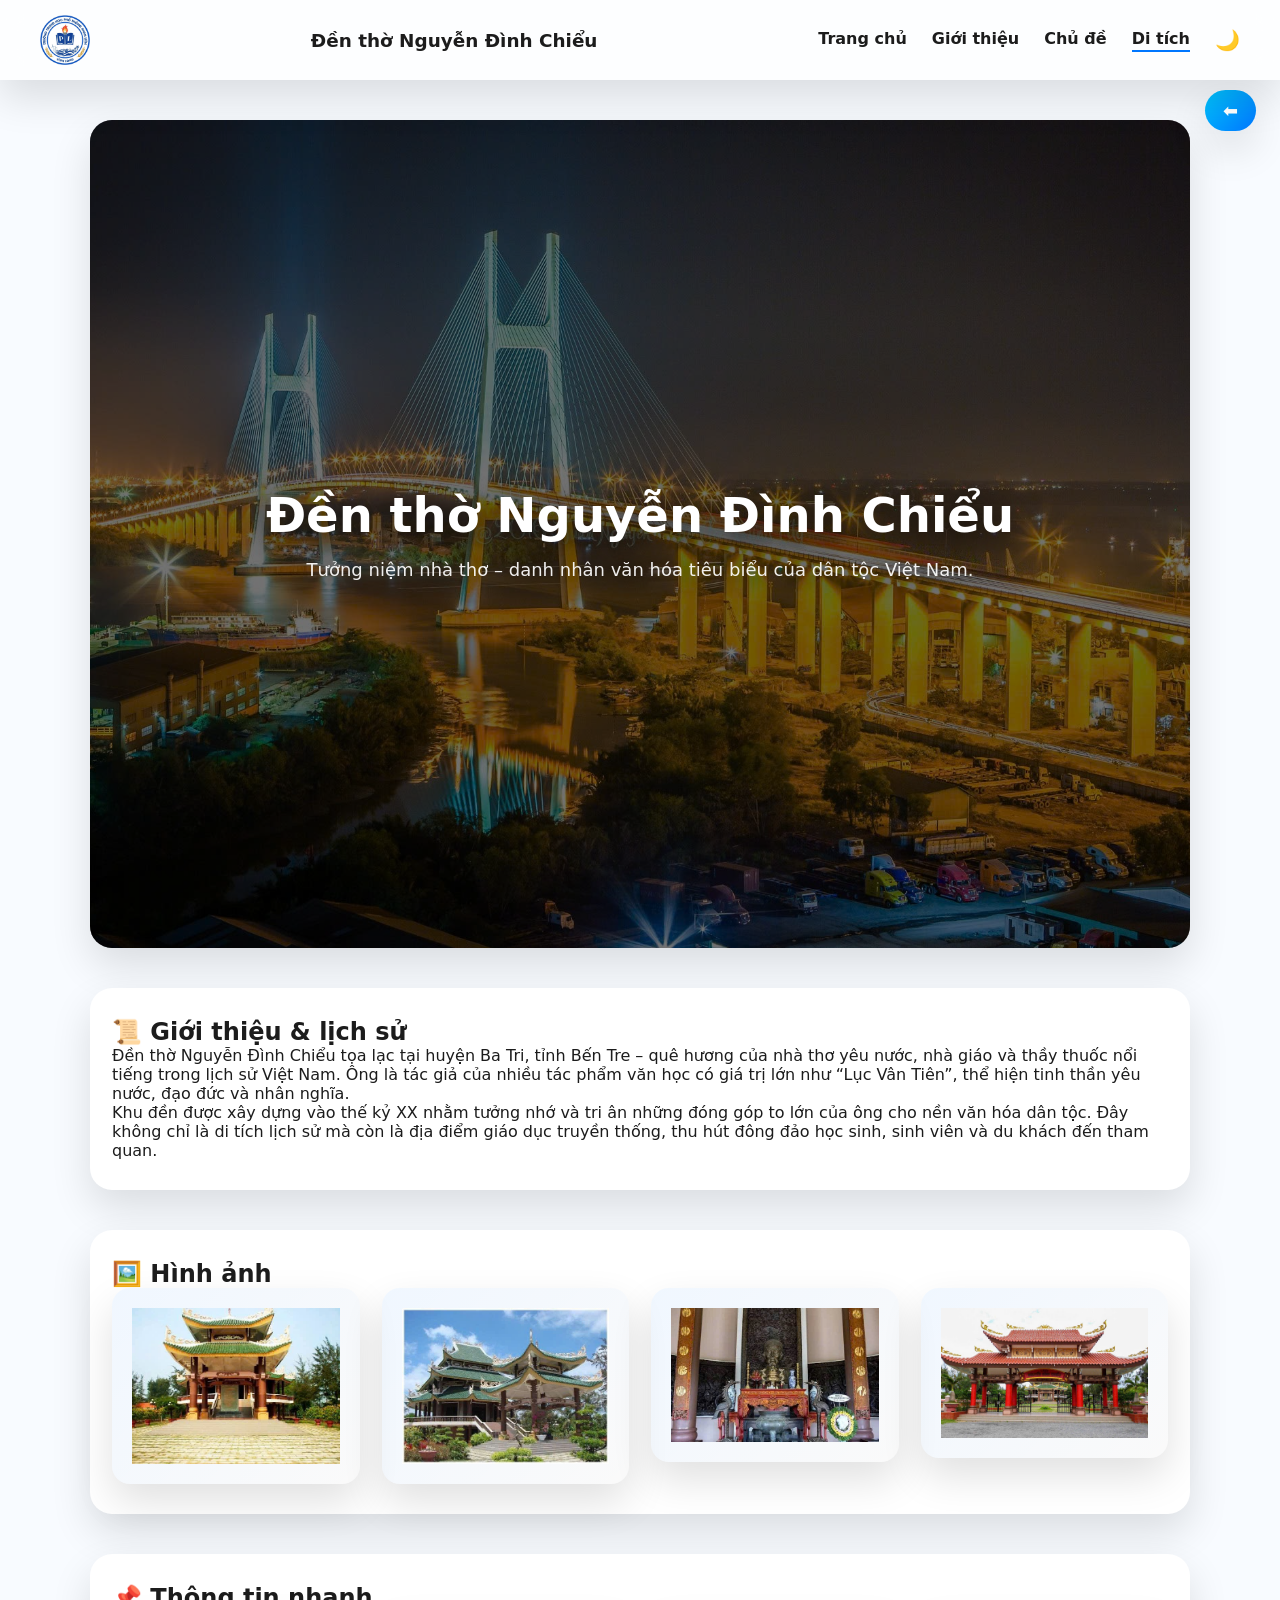
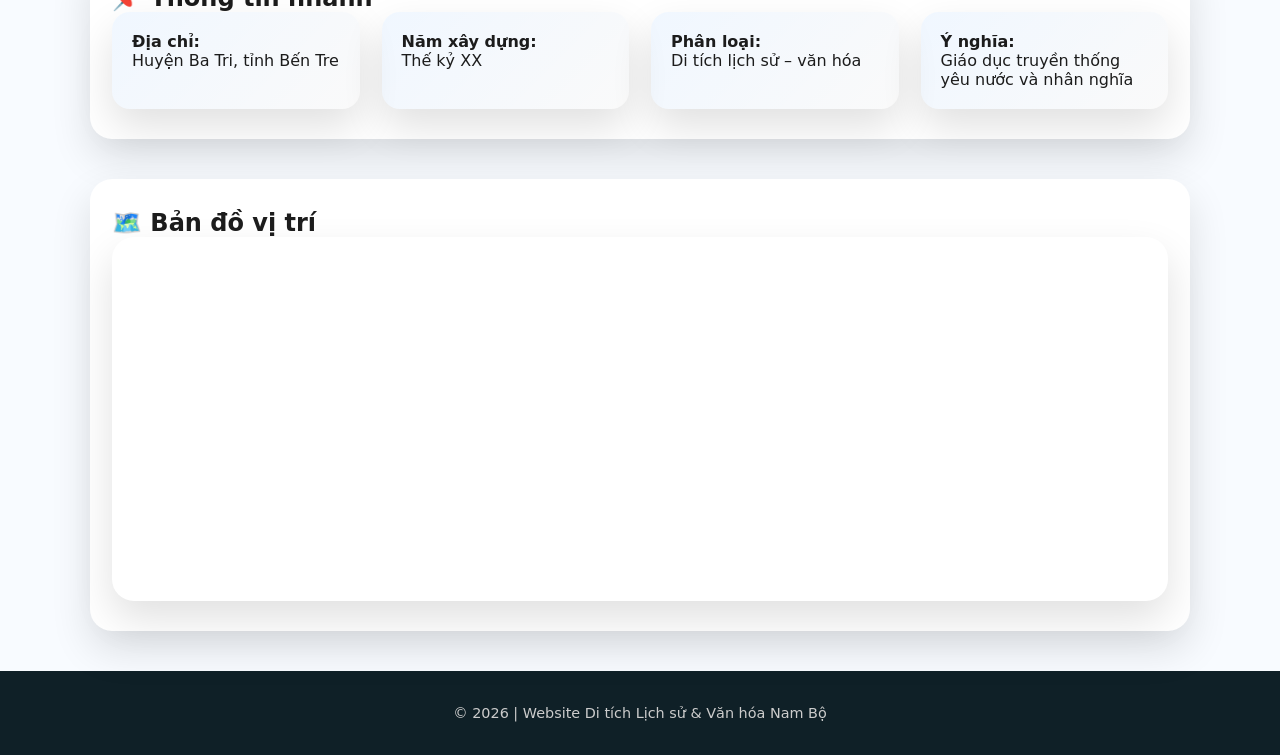
<file: nguyendinhchieu.html>
<!DOCTYPE html>
<html lang="vi">
<head>
  <meta charset="UTF-8">
  <title>Đền thờ Nguyễn Đình Chiểu</title>
  <meta name="viewport" content="width=device-width, initial-scale=1.0">
  <link rel="stylesheet" href="style.css">
</head>
<body>

<div id="loader"><div class="spinner"></div></div>
<div id="progress-bar"></div>
<div id="cursor-glow"></div>

<header>
  <div class="logo-container">
    <img src="img/logo-truong.png" alt="Logo Trường" class="school-logo">
  </div>
  <h1>Đền thờ Nguyễn Đình Chiểu</h1>
  <nav>
    <a href="index.html">Trang chủ</a>
    <a href="gioithieu.html">Giới thiệu</a>
    <a href="chude.html">Chủ đề</a>
    <a href="denthonguyendinhchieu.html" class="active">Di tích</a>
    <button id="themeToggle">🌙</button>
  </nav>
</header>

<a href="chude.html" class="back-btn">⬅</a>

<section class="hero small">
  <div class="hero-content">
    <h1 class="float">Đền thờ Nguyễn Đình Chiểu</h1>
    <p class="delay1 float">
      Tưởng niệm nhà thơ – danh nhân văn hóa tiêu biểu của dân tộc Việt Nam.
    </p>
  </div>
</section>

<section class="reveal">
  <h2>📜 Giới thiệu & lịch sử</h2>
  <p>
    Đền thờ Nguyễn Đình Chiểu tọa lạc tại huyện Ba Tri, tỉnh Bến Tre – quê hương của
    nhà thơ yêu nước, nhà giáo và thầy thuốc nổi tiếng trong lịch sử Việt Nam.
    Ông là tác giả của nhiều tác phẩm văn học có giá trị lớn như “Lục Vân Tiên”,
    thể hiện tinh thần yêu nước, đạo đức và nhân nghĩa.
  </p>
  <p>
    Khu đền được xây dựng vào thế kỷ XX nhằm tưởng nhớ và tri ân những đóng góp to lớn
    của ông cho nền văn hóa dân tộc. Đây không chỉ là di tích lịch sử mà còn là địa điểm
    giáo dục truyền thống, thu hút đông đảo học sinh, sinh viên và du khách đến tham quan.
  </p>
</section>

<section class="reveal">
  <h2>🖼️ Hình ảnh</h2>
  <div class="grid gallery">
    <img src="img/chieu1.jpg" class="card">
    <img src="img/chieu2.jpg" class="card">
    <img src="img/chieu3.jpg" class="card">
    <img src="img/chieu4.jpg" class="card">
  </div>
</section>

<section class="reveal">
  <h2>📌 Thông tin nhanh</h2>
  <div class="grid">
    <div class="card"><b>Địa chỉ:</b><br>Huyện Ba Tri, tỉnh Bến Tre</div>
    <div class="card"><b>Năm xây dựng:</b><br>Thế kỷ XX</div>
    <div class="card"><b>Phân loại:</b><br>Di tích lịch sử – văn hóa</div>
    <div class="card"><b>Ý nghĩa:</b><br>Giáo dục truyền thống yêu nước và nhân nghĩa</div>
  </div>
</section>

<section class="reveal">
  <h2>🗺️ Bản đồ vị trí</h2>
  <div class="map-box">
    <iframe
      src="https://www.google.com/maps?q=Đền%20thờ%20Nguyễn%20Đình%20Chiểu%20Bến%20Tre&output=embed"
      loading="lazy"></iframe>
  </div>
</section>

<footer>
  <p>© 2026 | Website Di tích Lịch sử & Văn hóa Nam Bộ</p>
</footer>

<button id="backToTop">↑</button>

<script>
window.addEventListener("load", () => {
  const loader = document.getElementById("loader");
  if (loader) loader.classList.add("hide");
});

const toggle = document.getElementById("themeToggle");
if (toggle) {
  toggle.addEventListener("click", () => {
    document.documentElement.classList.toggle("dark");
    localStorage.setItem("theme",
      document.documentElement.classList.contains("dark") ? "dark" : "light"
    );
  });
}
if (localStorage.getItem("theme") === "dark") {
  document.documentElement.classList.add("dark");
}

const backToTop = document.getElementById("backToTop");
if (backToTop) {
  window.addEventListener("scroll", () => {
    backToTop.style.display = window.scrollY > 400 ? "block" : "none";
  });
  backToTop.onclick = () => window.scrollTo({ top: 0, behavior: "smooth" });
}

const progressBar = document.getElementById("progress-bar");
if (progressBar) {
  window.addEventListener("scroll", () => {
    const scrollTop = document.documentElement.scrollTop;
    const scrollHeight = document.documentElement.scrollHeight - document.documentElement.clientHeight;
    progressBar.style.width = (scrollTop / scrollHeight) * 100 + "%";
  });
}

const reveals = document.querySelectorAll(".reveal");
if (reveals.length) {
  const revealObserver = new IntersectionObserver(entries => {
    entries.forEach(entry => {
      if (entry.isIntersecting) entry.target.classList.add("show");
    });
  }, { threshold: 0.15 });
  reveals.forEach(el => revealObserver.observe(el));
}

const glow = document.getElementById("cursor-glow");
if (glow) {
  document.addEventListener("mousemove", e => {
    glow.style.left = e.clientX + "px";
    glow.style.top = e.clientY + "px";
  });
}
</script>

</body>
</html>
</file>
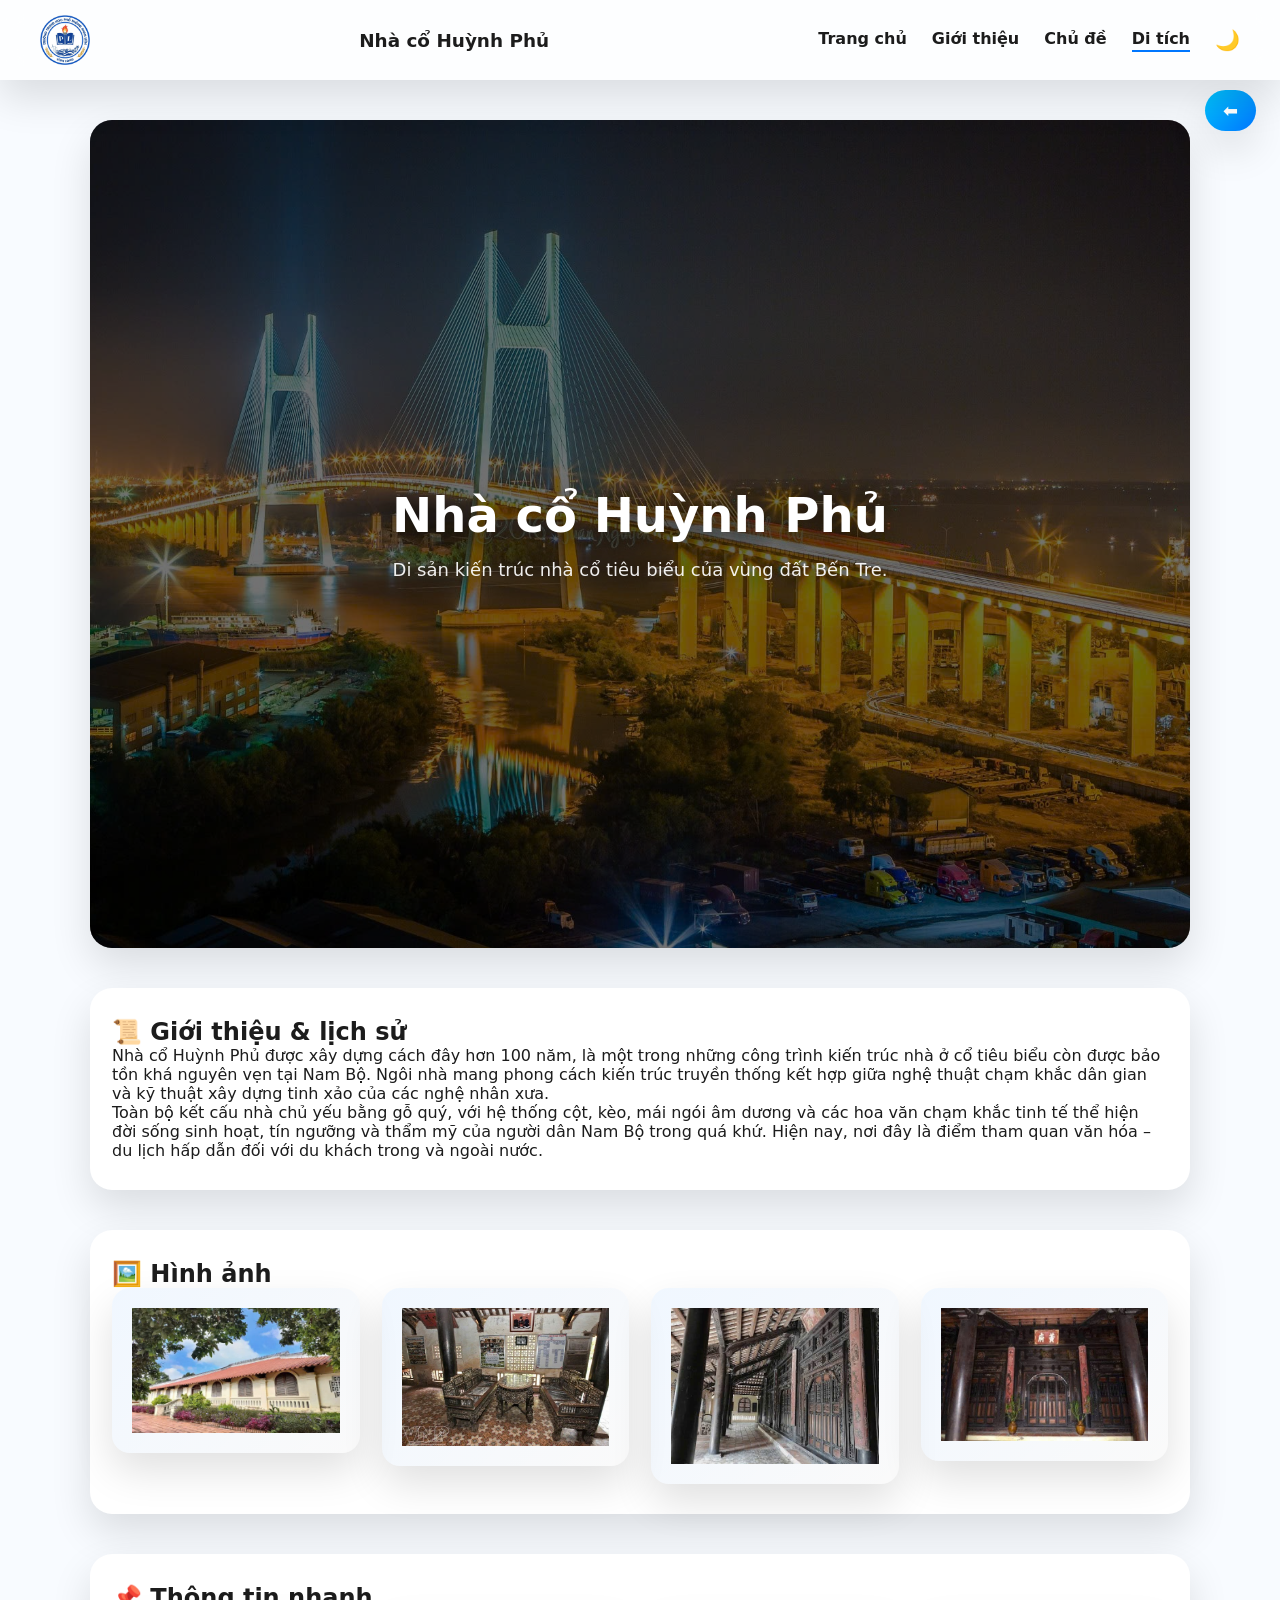
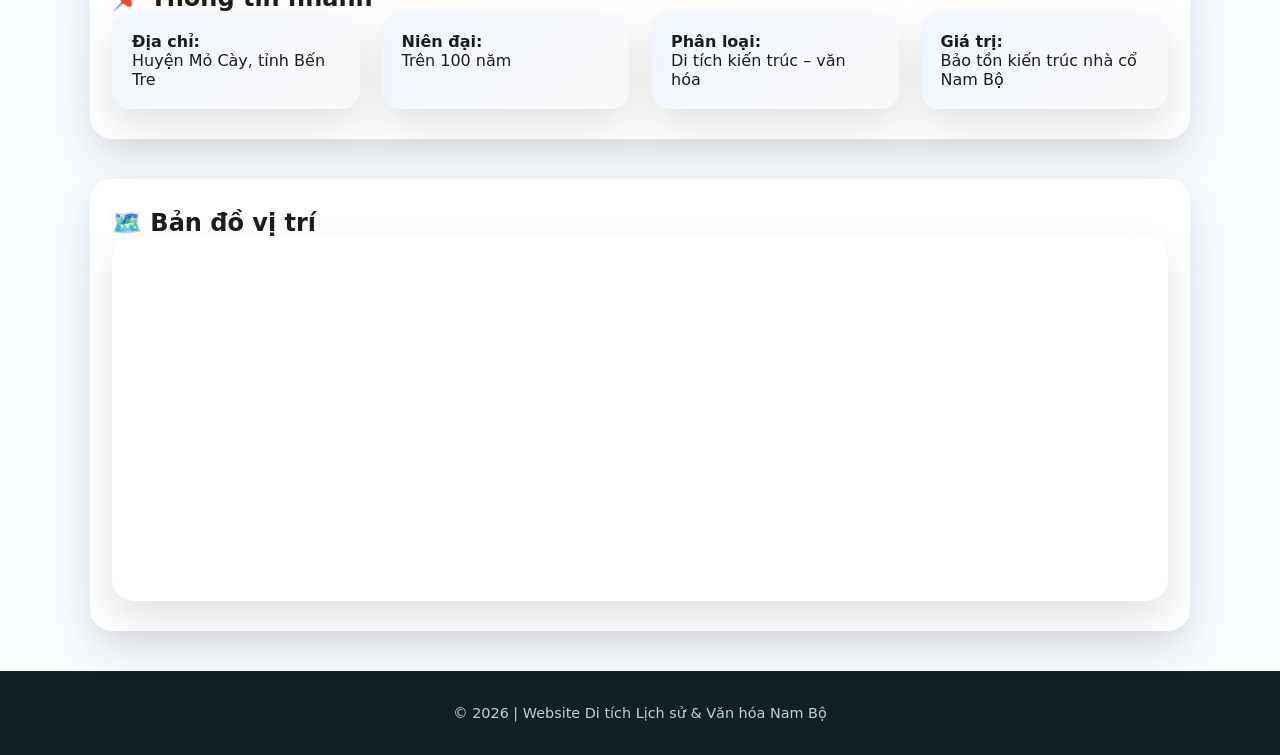
<file: nhacohuynhphu.html>
<!DOCTYPE html>
<html lang="vi">
<head>
  <meta charset="UTF-8">
  <title>Nhà cổ Huỳnh Phủ</title>
  <meta name="viewport" content="width=device-width, initial-scale=1.0">
  <link rel="stylesheet" href="style.css">
</head>
<body>

<div id="loader"><div class="spinner"></div></div>
<div id="progress-bar"></div>
<div id="cursor-glow"></div>

<header>
  <div class="logo-container">
    <img src="img/logo-truong.png" alt="Logo Trường" class="school-logo">
  </div>
  <h1>Nhà cổ Huỳnh Phủ</h1>
  <nav>
    <a href="index.html">Trang chủ</a>
    <a href="gioithieu.html">Giới thiệu</a>
    <a href="chude.html">Chủ đề</a>
    <a href="nhacohuynhphu.html" class="active">Di tích</a>
    <button id="themeToggle">🌙</button>
  </nav>
</header>

<a href="chude.html" class="back-btn">⬅</a>

<section class="hero small">
  <div class="hero-content">
    <h1 class="float">Nhà cổ Huỳnh Phủ</h1>
    <p class="delay1 float">
      Di sản kiến trúc nhà cổ tiêu biểu của vùng đất Bến Tre.
    </p>
  </div>
</section>

<section class="reveal">
  <h2>📜 Giới thiệu & lịch sử</h2>
  <p>
    Nhà cổ Huỳnh Phủ được xây dựng cách đây hơn 100 năm, là một trong những công trình
    kiến trúc nhà ở cổ tiêu biểu còn được bảo tồn khá nguyên vẹn tại Nam Bộ.
    Ngôi nhà mang phong cách kiến trúc truyền thống kết hợp giữa nghệ thuật chạm khắc
    dân gian và kỹ thuật xây dựng tinh xảo của các nghệ nhân xưa.
  </p>
  <p>
    Toàn bộ kết cấu nhà chủ yếu bằng gỗ quý, với hệ thống cột, kèo, mái ngói âm dương
    và các hoa văn chạm khắc tinh tế thể hiện đời sống sinh hoạt, tín ngưỡng và thẩm mỹ
    của người dân Nam Bộ trong quá khứ. Hiện nay, nơi đây là điểm tham quan văn hóa – du lịch
    hấp dẫn đối với du khách trong và ngoài nước.
  </p>
</section>

<section class="reveal">
  <h2>🖼️ Hình ảnh</h2>
  <div class="grid gallery">
    <img src="img/huynhphu1.jpg" class="card">
    <img src="img/huynhphu2.jpg" class="card">
    <img src="img/huynhphu3.jpg" class="card">
    <img src="img/huynhphu4.jpg" class="card">
  </div>
</section>

<section class="reveal">
  <h2>📌 Thông tin nhanh</h2>
  <div class="grid">
    <div class="card"><b>Địa chỉ:</b><br>Huyện Mỏ Cày, tỉnh Bến Tre</div>
    <div class="card"><b>Niên đại:</b><br>Trên 100 năm</div>
    <div class="card"><b>Phân loại:</b><br>Di tích kiến trúc – văn hóa</div>
    <div class="card"><b>Giá trị:</b><br>Bảo tồn kiến trúc nhà cổ Nam Bộ</div>
  </div>
</section>

<section class="reveal">
  <h2>🗺️ Bản đồ vị trí</h2>
  <div class="map-box">
    <iframe
      src="https://www.google.com/maps?q=Nhà%20cổ%20Huỳnh%20Phủ%20Bến%20Tre&output=embed"
      loading="lazy"></iframe>
  </div>
</section>

<footer>
  <p>© 2026 | Website Di tích Lịch sử & Văn hóa Nam Bộ</p>
</footer>

<button id="backToTop">↑</button>

<script>
window.addEventListener("load", () => {
  const loader = document.getElementById("loader");
  if (loader) loader.classList.add("hide");
});

const toggle = document.getElementById("themeToggle");
if (toggle) {
  toggle.addEventListener("click", () => {
    document.documentElement.classList.toggle("dark");
    localStorage.setItem("theme",
      document.documentElement.classList.contains("dark") ? "dark" : "light"
    );
  });
}
if (localStorage.getItem("theme") === "dark") {
  document.documentElement.classList.add("dark");
}

const backToTop = document.getElementById("backToTop");
if (backToTop) {
  window.addEventListener("scroll", () => {
    backToTop.style.display = window.scrollY > 400 ? "block" : "none";
  });
  backToTop.onclick = () => window.scrollTo({ top: 0, behavior: "smooth" });
}

const progressBar = document.getElementById("progress-bar");
if (progressBar) {
  window.addEventListener("scroll", () => {
    const scrollTop = document.documentElement.scrollTop;
    const scrollHeight = document.documentElement.scrollHeight - document.documentElement.clientHeight;
    progressBar.style.width = (scrollTop / scrollHeight) * 100 + "%";
  });
}

const reveals = document.querySelectorAll(".reveal");
if (reveals.length) {
  const revealObserver = new IntersectionObserver(entries => {
    entries.forEach(entry => {
      if (entry.isIntersecting) entry.target.classList.add("show");
    });
  }, { threshold: 0.15 });
  reveals.forEach(el => revealObserver.observe(el));
}

const glow = document.getElementById("cursor-glow");
if (glow) {
  document.addEventListener("mousemove", e => {
    glow.style.left = e.clientX + "px";
    glow.style.top = e.clientY + "px";
  });
}
</script>

</body>
</html>
</file>
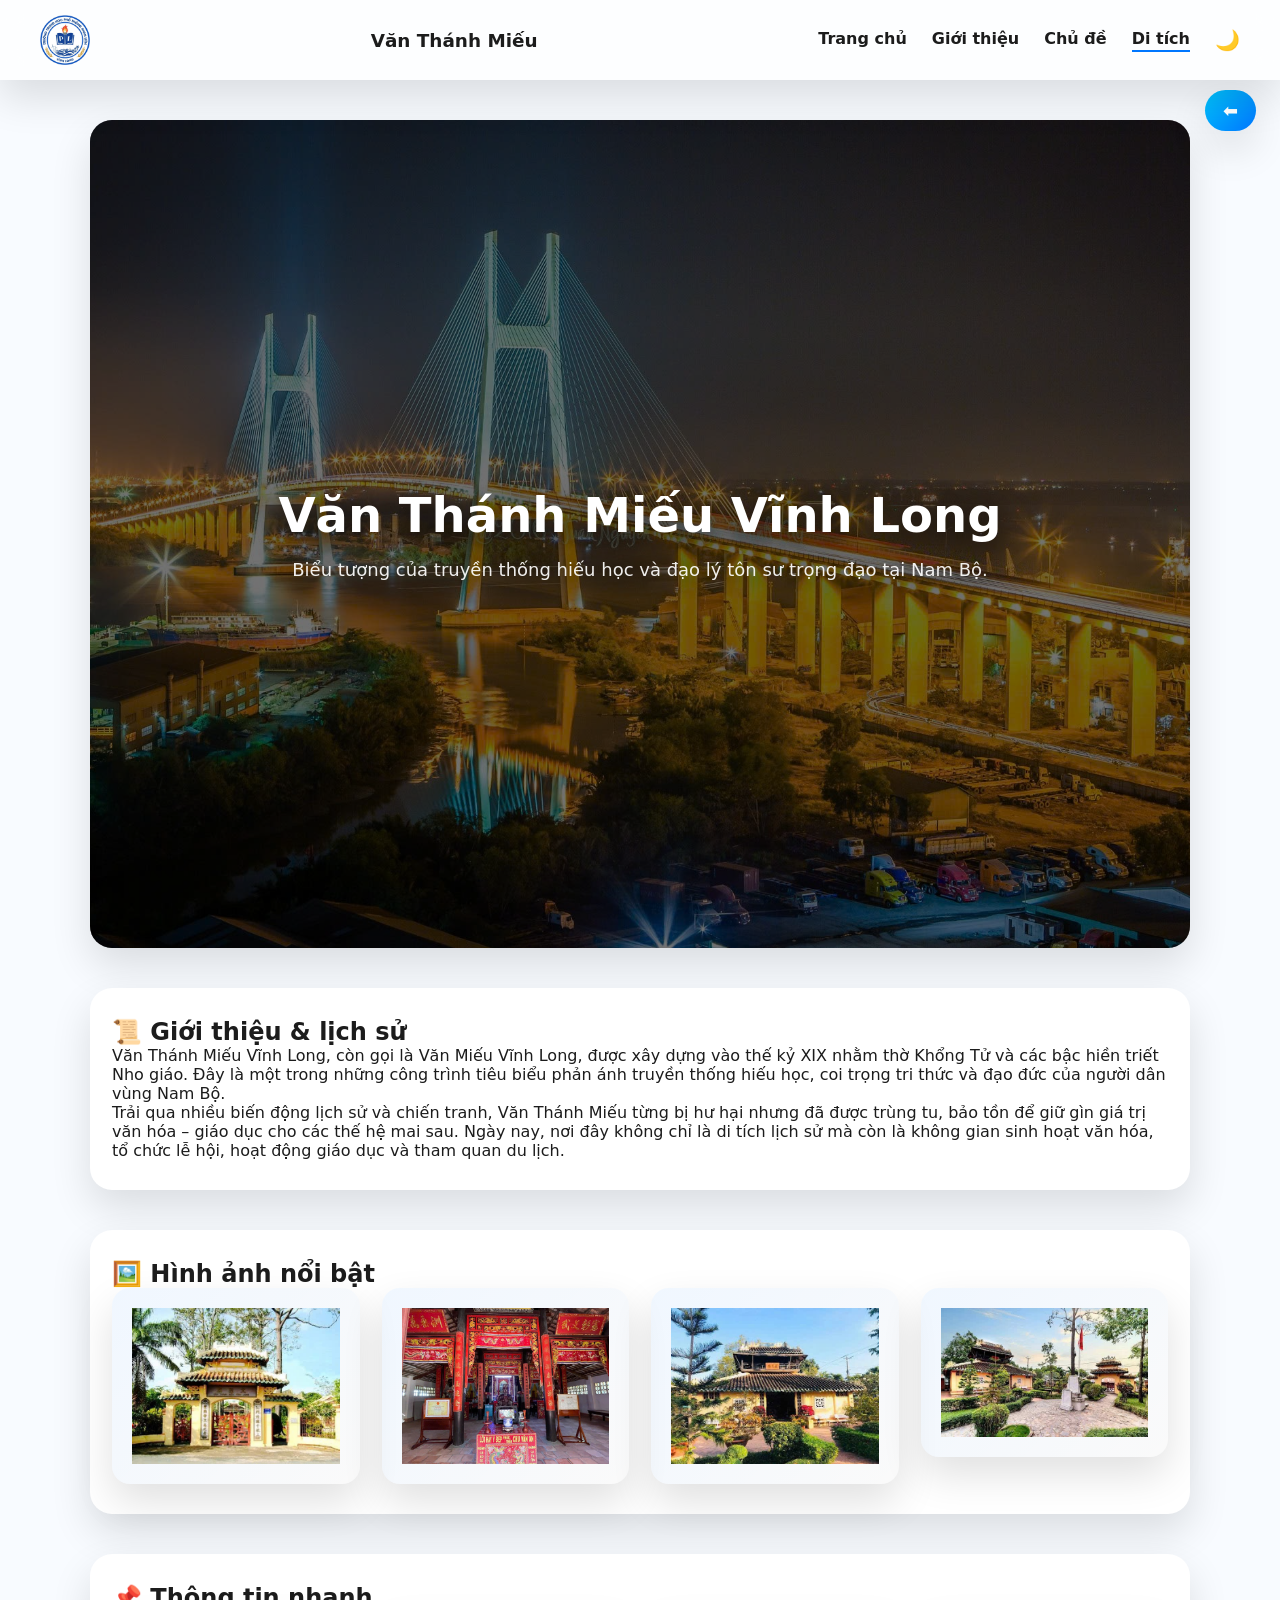
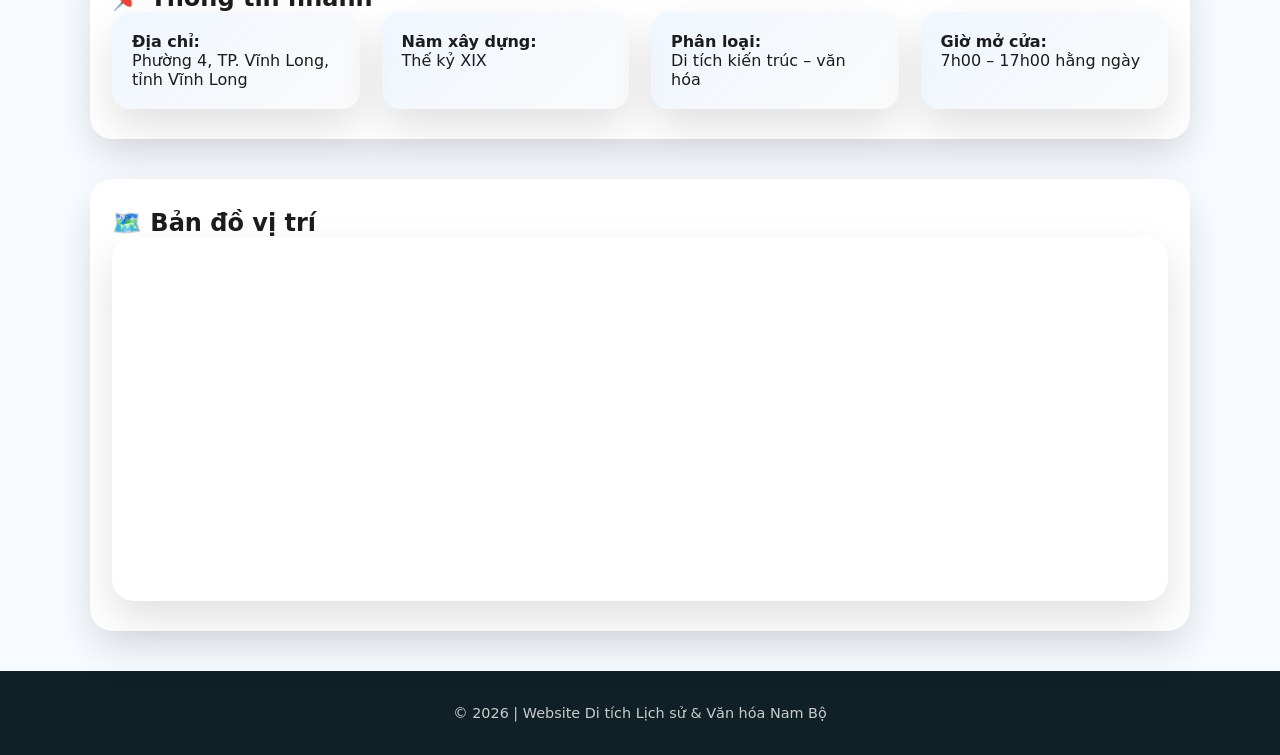
<file: vanthanhmieu.html>
<!DOCTYPE html>
<html lang="vi">
<head>
  <meta charset="UTF-8">
  <title>Văn Thánh Miếu Vĩnh Long</title>
  <meta name="viewport" content="width=device-width, initial-scale=1.0">
  <link rel="stylesheet" href="style.css">
</head>
<body>

<div id="loader"><div class="spinner"></div></div>
<div id="progress-bar"></div>
<div id="cursor-glow"></div>

<header>
  <div class="logo-container">
    <img src="img/logo-truong.png" alt="Logo Trường" class="school-logo">
  </div>
  <h1>Văn Thánh Miếu</h1>
  <nav>
    <a href="index.html">Trang chủ</a>
    <a href="gioithieu.html">Giới thiệu</a>
    <a href="chude.html">Chủ đề</a>
    <a href="vanthanhmieu.html" class="active">Di tích</a>
    <button id="themeToggle">🌙</button>
  </nav>
</header>

<a href="chude.html" class="back-btn">⬅</a>

<section class="hero small">
  <div class="hero-content">
    <h1 class="float">Văn Thánh Miếu Vĩnh Long</h1>
    <p class="delay1 float">
      Biểu tượng của truyền thống hiếu học và đạo lý tôn sư trọng đạo tại Nam Bộ.
    </p>
  </div>
</section>

<section class="reveal">
  <h2>📜 Giới thiệu & lịch sử</h2>
  <p>
    Văn Thánh Miếu Vĩnh Long, còn gọi là Văn Miếu Vĩnh Long, được xây dựng vào thế kỷ XIX
    nhằm thờ Khổng Tử và các bậc hiền triết Nho giáo. Đây là một trong những công trình tiêu biểu
    phản ánh truyền thống hiếu học, coi trọng tri thức và đạo đức của người dân vùng Nam Bộ.
  </p>
  <p>
    Trải qua nhiều biến động lịch sử và chiến tranh, Văn Thánh Miếu từng bị hư hại nhưng đã được
    trùng tu, bảo tồn để giữ gìn giá trị văn hóa – giáo dục cho các thế hệ mai sau.
    Ngày nay, nơi đây không chỉ là di tích lịch sử mà còn là không gian sinh hoạt văn hóa,
    tổ chức lễ hội, hoạt động giáo dục và tham quan du lịch.
  </p>
</section>

<section class="reveal">
  <h2>🖼️ Hình ảnh nổi bật</h2>
  <div class="grid gallery">
    <img src="img/vanthanh1.jpg" class="card">
    <img src="img/vanthanh2.jpg" class="card">
    <img src="img/vanthanh3.jpg" class="card">
    <img src="img/vanthanh4.jpg" class="card">
  </div>
</section>

<section class="reveal">
  <h2>📌 Thông tin nhanh</h2>
  <div class="grid">
    <div class="card"><b>Địa chỉ:</b><br>Phường 4, TP. Vĩnh Long, tỉnh Vĩnh Long</div>
    <div class="card"><b>Năm xây dựng:</b><br>Thế kỷ XIX</div>
    <div class="card"><b>Phân loại:</b><br>Di tích kiến trúc – văn hóa</div>
    <div class="card"><b>Giờ mở cửa:</b><br>7h00 – 17h00 hằng ngày</div>
  </div>
</section>

<section class="reveal">
  <h2>🗺️ Bản đồ vị trí</h2>
  <div class="map-box">
    <iframe
      src="https://www.google.com/maps?q=Văn%20Thánh%20Miếu%20Vĩnh%20Long&output=embed"
      loading="lazy"></iframe>
  </div>
</section>

<footer>
  <p>© 2026 | Website Di tích Lịch sử & Văn hóa Nam Bộ</p>
</footer>

<button id="backToTop">↑</button>

<script>
/* ===== SCRIPT CHUNG ===== */
window.addEventListener("load", () => {
  const loader = document.getElementById("loader");
  if (loader) loader.classList.add("hide");
});

const toggle = document.getElementById("themeToggle");
if (toggle) {
  toggle.addEventListener("click", () => {
    document.documentElement.classList.toggle("dark");
    localStorage.setItem("theme",
      document.documentElement.classList.contains("dark") ? "dark" : "light"
    );
  });
}
if (localStorage.getItem("theme") === "dark") {
  document.documentElement.classList.add("dark");
}

const backToTop = document.getElementById("backToTop");
if (backToTop) {
  window.addEventListener("scroll", () => {
    backToTop.style.display = window.scrollY > 400 ? "block" : "none";
  });
  backToTop.onclick = () => window.scrollTo({ top: 0, behavior: "smooth" });
}

const progressBar = document.getElementById("progress-bar");
if (progressBar) {
  window.addEventListener("scroll", () => {
    const scrollTop = document.documentElement.scrollTop;
    const scrollHeight = document.documentElement.scrollHeight - document.documentElement.clientHeight;
    progressBar.style.width = (scrollTop / scrollHeight) * 100 + "%";
  });
}

const reveals = document.querySelectorAll(".reveal");
if (reveals.length) {
  const revealObserver = new IntersectionObserver(entries => {
    entries.forEach(entry => {
      if (entry.isIntersecting) entry.target.classList.add("show");
    });
  }, { threshold: 0.15 });
  reveals.forEach(el => revealObserver.observe(el));
}

const glow = document.getElementById("cursor-glow");
if (glow) {
  document.addEventListener("mousemove", e => {
    glow.style.left = e.clientX + "px";
    glow.style.top = e.clientY + "px";
  });
}
</script>

</body>
</html>
</file>
<file: style.css>
/* ================= ROOT THEME ================= */
:root {
  --bg: #f8fbff;
  --text: #1c1c1c;
  --primary: #0077ff;
  --secondary: #00c6ff;
  --card: #ffffff;
  --glass: rgba(255,255,255,0.7);
  --shadow: 0 18px 40px rgba(0,0,0,0.12);
}

.dark {
  --bg: #0b1220;
  --text: #e5e7eb;
  --primary: #38bdf8;
  --secondary: #818cf8;
  --card: #020617;
  --glass: rgba(15,23,42,0.75);
  --shadow: 0 22px 55px rgba(0,0,0,0.6);
}

/* ================= RESET ================= */
* {
  margin: 0;
  padding: 0;
  box-sizing: border-box;
  font-family: system-ui, -apple-system, BlinkMacSystemFont, sans-serif;
  scroll-behavior: smooth;
}

body {
  background: var(--bg);
  color: var(--text);
  overflow-x: hidden;
}

a { text-decoration: none; color: inherit; }
img { max-width: 100%; display: block; }

/* ================= LOADER ================= */
#loader {
  position: fixed;
  inset: 0;
  background: linear-gradient(135deg, #0077ff, #00c6ff);
  display: grid;
  place-items: center;
  color: white;
  z-index: 9999;
  transition: 0.6s ease;
}
#loader.hide { opacity: 0; visibility: hidden; }
.spinner {
  width: 60px;
  height: 60px;
  border: 5px solid rgba(255,255,255,0.3);
  border-top: 5px solid white;
  border-radius: 50%;
  animation: spin 1s linear infinite;
}
@keyframes spin { to { transform: rotate(360deg); } }

/* ================= PROGRESS BAR ================= */
#progress-bar {
  position: fixed;
  top: 0;
  left: 0;
  height: 4px;
  width: 0;
  background: linear-gradient(90deg, var(--secondary), var(--primary));
  z-index: 999;
}

/* ================= CURSOR GLOW ================= */
#cursor-glow {
  position: fixed;
  top: 0;
  left: 0;
  width: 38px;
  height: 38px;
  border-radius: 50%;
  pointer-events: none;
  background: radial-gradient(circle, rgba(0,199,255,0.5), transparent 60%);
  transform: translate(-50%, -50%);
  z-index: 1000;
  mix-blend-mode: screen;
}

/* ================= HEADER ================= */
header {
  position: sticky;
  top: 0;
  z-index: 100;
  padding: 14px 22px;
  display: flex;
  justify-content: space-between;
  align-items: center;
  backdrop-filter: blur(14px);
  background: var(--glass);
  box-shadow: var(--shadow);
}

header h1 {
  font-size: 1.15rem;
  font-weight: 700;
}

nav {
  display: flex;
  align-items: center;
  gap: 18px;
}

nav a {
  font-weight: 600;
  position: relative;
  padding-bottom: 4px;
}

nav a::after {
  content: "";
  position: absolute;
  left: 0;
  bottom: 0;
  width: 0;
  height: 2px;
  background: var(--primary);
  transition: 0.3s ease;
}

nav a:hover::after,
nav a.active::after {
  width: 100%;
}

#themeToggle {
  border: none;
  background: none;
  font-size: 1.25rem;
  cursor: pointer;
}

/* ================= BACK TO TOP ================= */
#backToTop {
  position: fixed;
  right: 20px;
  bottom: 20px;
  background: linear-gradient(135deg, var(--secondary), var(--primary));
  color: white;
  border: none;
  width: 46px;
  height: 46px;
  border-radius: 50%;
  font-size: 18px;
  cursor: pointer;
  box-shadow: var(--shadow);
  display: none;
  transition: 0.3s ease;
  z-index: 1000;
}
#backToTop:hover { transform: translateY(-6px) scale(1.05); }

  to { transform: translateY(50px) translateX(40px); }
}
/* ================= HERO IMAGE ================= */
.hero {
  position: relative;
  min-height: 92vh;
  display: grid;
  place-items: center;
  text-align: center;
  padding: 40px 20px;
  overflow: hidden;
  color: white;

  /* ẢNH NỀN */
  background: url("images/hero.jpg") center/cover no-repeat;
}

/* lớp phủ tối giữ chữ rõ */
.hero::before {
  content: "";
  position: absolute;
  inset: 0;
  background: rgba(0,0,0,0.45);
  z-index: 0;
}

.hero-content {
  max-width: 780px;
  position: relative;
  z-index: 1;
}
.hero h1 {
  font-size: clamp(2.2rem, 5vw, 3.4rem);
  line-height: 1.15;
  margin-bottom: 12px;
}

.hero p {
  opacity: 0.92;
  font-size: 1.05rem;
}

/* ================= BUTTONS ================= */
.btn {
  padding: 12px 22px;
  border-radius: 999px;
  font-weight: 700;
  display: inline-block;
  position: relative;
  overflow: hidden;
  transition: 0.3s ease;
}

.btn.primary {
  background: linear-gradient(135deg, var(--secondary), var(--primary));
  color: white;
  box-shadow: var(--shadow);
}

.btn.glass {
  background: rgba(255,255,255,0.18);
  color: white;
  backdrop-filter: blur(10px);
  border: 1px solid rgba(255,255,255,0.3);
}

.btn:hover {
  transform: translateY(-4px) scale(1.05);
}

/* ================= RIPPLE ================= */
.ripple-effect {
  position: absolute;
  border-radius: 50%;
  background: rgba(255,255,255,0.6);
  transform: scale(0);
  animation: ripple 0.6s linear;
}
@keyframes ripple {
  to { transform: scale(4); opacity: 0; }
}

/* ================= SECTIONS ================= */
section {
  max-width: 1100px;
  margin: 40px auto;
  padding: 30px 22px;
  background: var(--card);
  border-radius: 22px;
  box-shadow: var(--shadow);
}

/* ================= GRID / CARD ================= */
.grid {
  display: grid;
  grid-template-columns: repeat(auto-fit, minmax(240px, 1fr));
  gap: 22px;
}

.card {
  background: linear-gradient(135deg, rgba(0,119,255,0.06), rgba(0,0,0,0.02));
  border-radius: 18px;
  padding: 20px;
  transition: 0.4s cubic-bezier(.2,.8,.2,1);
  box-shadow: var(--shadow);
}

.card:hover {
  transform: translateY(-12px) scale(1.04);
  box-shadow: 0 30px 60px rgba(0,0,0,0.2);
}

/* ================= GALLERY ================= */
.gallery img {
  border-radius: 18px;
  transition: 0.45s cubic-bezier(.2,.8,.2,1);
  cursor: pointer;
}

.gallery img:hover {
  transform: scale(1.1) rotate(1deg);
  box-shadow: 0 18px 36px rgba(0,0,0,0.25);
}

/* ================= MAP ================= */
.map-box {
  width: 100%;
  border-radius: 22px;
  overflow: hidden;
  box-shadow: var(--shadow);
  transition: 0.4s ease;
}

.map-box:hover {
  transform: scale(1.02);
  box-shadow: 0 30px 60px rgba(0,0,0,0.25);
}

.map-box iframe {
  width: 100%;
  height: 360px;
  border: none;
}

/* ================= BACK BUTTON ================= */
.back-btn {
  position: fixed;
  top: 90px;
  right: 24px;
  padding: 10px 18px;
  background: linear-gradient(135deg, #00c6ff, #0077ff);
  color: white;
  border-radius: 999px;
  font-size: 18px;
  font-weight: 700;
  z-index: 999;
  box-shadow: var(--shadow);
  transition: 0.3s ease;
}

.back-btn:hover {
  transform: translateX(-8px) scale(1.06);
}

/* ================= STATS ================= */
.stats {
  max-width: 1100px;
  margin: -70px auto 60px;
  padding: 0 20px;
  display: grid;
  grid-template-columns: repeat(auto-fit, minmax(160px, 1fr));
  gap: 22px;
  position: relative;
  z-index: 5;
}

.stat-card {
  background: var(--card);
  border-radius: 22px;
  padding: 26px 22px;
  text-align: center;
  box-shadow: var(--shadow);
  transition: 0.4s ease;
}

.stat-card:hover {
  transform: translateY(-12px) scale(1.05);
}

.stat-card h3 {
  font-size: 2rem;
  color: var(--primary);
}

/* ================= FEATURES ================= */
.features {
  max-width: 1100px;
  margin: auto;
  padding: 40px 20px 70px;
  text-align: center;
}

.features h2 {
  font-size: 2rem;
  margin-bottom: 10px;
}

.features p {
  max-width: 700px;
  margin: auto;
  margin-bottom: 40px;
  opacity: 0.88;
}

.feature-grid {
  display: grid;
  grid-template-columns: repeat(auto-fit, minmax(240px, 1fr));
  gap: 26px;
}

.feature-card {
  background: var(--card);
  border-radius: 22px;
  padding: 28px 22px;
  box-shadow: var(--shadow);
  transition: 0.45s cubic-bezier(.2,.8,.2,1);
  position: relative;
  overflow: hidden;
}

.feature-card::before {
  content: "";
  position: absolute;
  inset: 0;
  background: linear-gradient(120deg, transparent, rgba(0,119,255,0.18), transparent);
  transform: translateX(-100%);
  transition: 0.6s ease;
}

.feature-card:hover::before {
  transform: translateX(100%);
}

.feature-card:hover {
  transform: translateY(-14px) scale(1.04);
}

/* ================= DESTINATIONS ================= */
.destinations {
  background: linear-gradient(135deg, #f5f7fa, #c3cfe2);
  padding: 70px 20px;
}

.dark .destinations {
  background: linear-gradient(135deg, #020617, #020617);
}

.destinations h2 {
  text-align: center;
  margin-bottom: 40px;
  font-size: 2rem;
}

.dest-grid {
  max-width: 1100px;
  margin: auto;
  display: grid;
  grid-template-columns: repeat(auto-fit, minmax(260px, 1fr));
  gap: 28px;
}

.dest-card {
  background: var(--card);
  border-radius: 24px;
  overflow: hidden;
  box-shadow: var(--shadow);
  transition: 0.5s cubic-bezier(.2,.8,.2,1);
  transform-style: preserve-3d;
}

.dest-card:hover {
  transform: translateY(-16px) scale(1.04) rotateX(6deg);
}

.dest-card img {
  width: 100%;
  height: 190px;
  object-fit: cover;
  transition: 0.6s ease;
}

.dest-card:hover img {
  transform: scale(1.15);
}

.dest-card .info {
  padding: 18px 18px 22px;
}

.dest-card h4 {
  color: var(--primary);
  margin-bottom: 6px;
}

/* ================= CTA SECTION ================= */
.cta-section {
  background: linear-gradient(135deg, var(--secondary), var(--primary));
  color: white;
  padding: 80px 20px;
  text-align: center;
  position: relative;
  overflow: hidden;
}

.cta-section::before,
.cta-section::after {
  content: "";
  position: absolute;
  width: 420px;
  height: 420px;
  background: rgba(255,255,255,0.18);
  border-radius: 50%;
  filter: blur(70px);
}

.cta-section::before {
  top: -180px;
  left: -180px;
}

.cta-section::after {
  bottom: -200px;
  right: -200px;
}

.cta-section h2 {
  font-size: 2.3rem;
  margin-bottom: 10px;
}

.cta-section p {
  max-width: 680px;
  margin: auto;
  margin-bottom: 28px;
  opacity: 0.92;
}

/* ================= FOOTER ================= */
footer {
  background: #0f2027;
  color: #ccc;
  text-align: center;
  padding: 28px 16px;
}

.dark footer {
  background: #020617;
}

footer p {
  margin: 6px 0;
  font-size: 0.9rem;
}

/* ================= REVEAL ANIMATION ================= */
.reveal {
  opacity: 0;
  transform: translateY(40px) scale(0.96);
  transition: 0.8s cubic-bezier(.2,.8,.2,1);
}

.reveal.show {
  opacity: 1;
  transform: translateY(0) scale(1);
}

/* ================= FLOAT ANIMATION ================= */
.float {
  animation: floaty 6s ease-in-out infinite alternate;
}
.delay1 { animation-delay: 0.6s; }
.delay2 { animation-delay: 1.2s; }
.delay3 { animation-delay: 1.8s; }

@keyframes floaty {
  from { transform: translateY(0); }
  to { transform: translateY(-12px); }
}

/* ================= HOVER GLOW ================= */
.hover-glow:hover {
  box-shadow:
    0 0 0 2px rgba(0,119,255,0.2),
    0 0 25px rgba(0,119,255,0.35),
    var(--shadow);
}

/* ================= CONTACT ================= */
.contact-grid {
  display: grid;
  grid-template-columns: repeat(auto-fit, minmax(300px, 1fr));
  gap: 28px;
}

.contact-form, .contact-info {
  background: var(--card);
  border-radius: 22px;
  padding: 26px 22px;
  box-shadow: var(--shadow);
}

.contact-form h2,
.contact-info h2 {
  margin-bottom: 8px;
  color: var(--primary);
}

.contact-form p {
  margin-bottom: 18px;
  opacity: 0.85;
}

.form-group {
  position: relative;
  margin-bottom: 22px;
}

.form-group input,
.form-group textarea {
  width: 100%;
  padding: 10px 6px;
  border: none;
  border-bottom: 2px solid #ccc;
  background: transparent;
  color: var(--text);
  font-size: 15px;
  outline: none;
}

.form-group label {
  position: absolute;
  left: 6px;
  top: 50%;
  transform: translateY(-50%);
  font-size: 14px;
  color: #888;
  pointer-events: none;
  transition: 0.3s ease;
}

.form-group textarea + label {
  top: 14px;
  transform: none;
}

.form-group input:focus + label,
.form-group input:valid + label,
.form-group textarea:focus + label,
.form-group textarea:valid + label {
  top: -6px;
  font-size: 12px;
  color: var(--primary);
}

.focus-line {
  position: absolute;
  bottom: 0;
  left: 0;
  width: 0;
  height: 2px;
  background: var(--primary);
  transition: 0.3s ease;
}

.form-group input:focus ~ .focus-line,
.form-group textarea:focus ~ .focus-line {
  width: 100%;
}

.contact-info .info-item {
  display: flex;
  gap: 12px;
  margin-bottom: 16px;
  align-items: flex-start;
}

.contact-info .info-item span {
  font-size: 20px;
  margin-top: 2px;
}

.social-links {
  display: flex;
  gap: 12px;
  margin-top: 18px;
}

.social-links a {
  width: 42px;
  height: 42px;
  border-radius: 50%;
  display: grid;
  place-items: center;
  background: linear-gradient(135deg, var(--secondary), var(--primary));
  color: white;
  font-size: 18px;
  box-shadow: var(--shadow);
  transition: 0.3s ease;
}

.social-links a:hover {
  transform: translateY(-6px) scale(1.1);
}

/* ================= RESPONSIVE ================= */
@media (max-width: 700px) {
  nav { flex-wrap: wrap; gap: 10px; }
  header h1 { font-size: 1rem; }
  .hero h1 { font-size: 2rem; }
  .map-box iframe { height: 260px; }
}
/* ================= LOGO ================= */
.logo-container {
  display: flex;
  align-items: center;
}

.school-logo {
  height: 42px;      /* chỉnh kích thước chuẩn */
  width: auto;
  object-fit: contain;
}

@media (max-width: 700px) {
  .school-logo {
    height: 34px;
  }
}
/* ================= HERO FIX - GIỮ NGUYÊN HIỆU ỨNG ================= */

.hero {
  position: relative;
  min-height: 92vh;
  display: flex;
  align-items: center;
  justify-content: center;
  text-align: center;
  padding: 40px 20px;
  overflow: hidden;
  color: #fff;

  background: url("images/hero.jpg") center/cover no-repeat;
}

/* Overlay làm tối nền để chữ nổi */
.hero::before {
  content: "";
  position: absolute;
  inset: 0;
  background: linear-gradient(
    rgba(0, 0, 0, 0.65),
    rgba(0, 0, 0, 0.55)
  );
  z-index: 1;
}

/* Nội dung nằm trên overlay */
.hero-content {
  position: relative;
  z-index: 2;
  max-width: 800px;
}

/* Làm chữ nổi bật hơn */
.hero h1 {
  font-size: 48px;
  font-weight: 800;
  text-shadow: 0 8px 30px rgba(0,0,0,0.8);
}

.hero p {
  font-size: 18px;
  margin-top: 15px;
  text-shadow: 0 5px 20px rgba(0,0,0,0.8);
}/* ===== HEADER LAYOUT FIX ===== */

header {
  display: flex;
  justify-content: space-between;
  align-items: center;
  padding: 15px 40px;
  position: sticky;
  top: 0;
  z-index: 1000;
}

/* Logo bên trái */
.logo-container {
  display: flex;
  align-items: center;
  gap: 15px;
}

.school-logo {
  height: 50px;
  width: auto;
}

/* Menu bên phải */
nav {
  display: flex;
  align-items: center;
  gap: 25px;
}

nav a {
  text-decoration: none;
  font-weight: 600;
  transition: 0.3s;
}

nav a:hover {
  opacity: 0.7;
}.hero {
  background-image: url("img/background.jpg");
  background-size: cover;
  background-position: center;
  background-repeat: no-repeat;
}.hero {
  position: relative;
  min-height: 92vh;
  display: flex;
  align-items: center;
  justify-content: center;
  text-align: center;
  color: white;

  background-image: url("img/background.jpg");
  background-size: cover;
  background-position: center;
  background-repeat: no-repeat;
}

.hero::before {
  content: "";
  position: absolute;
  inset: 0;
  background: rgba(0,0,0,0.55);
}

.hero-content {
  position: relative;
  z-index: 2;
}
</file>
